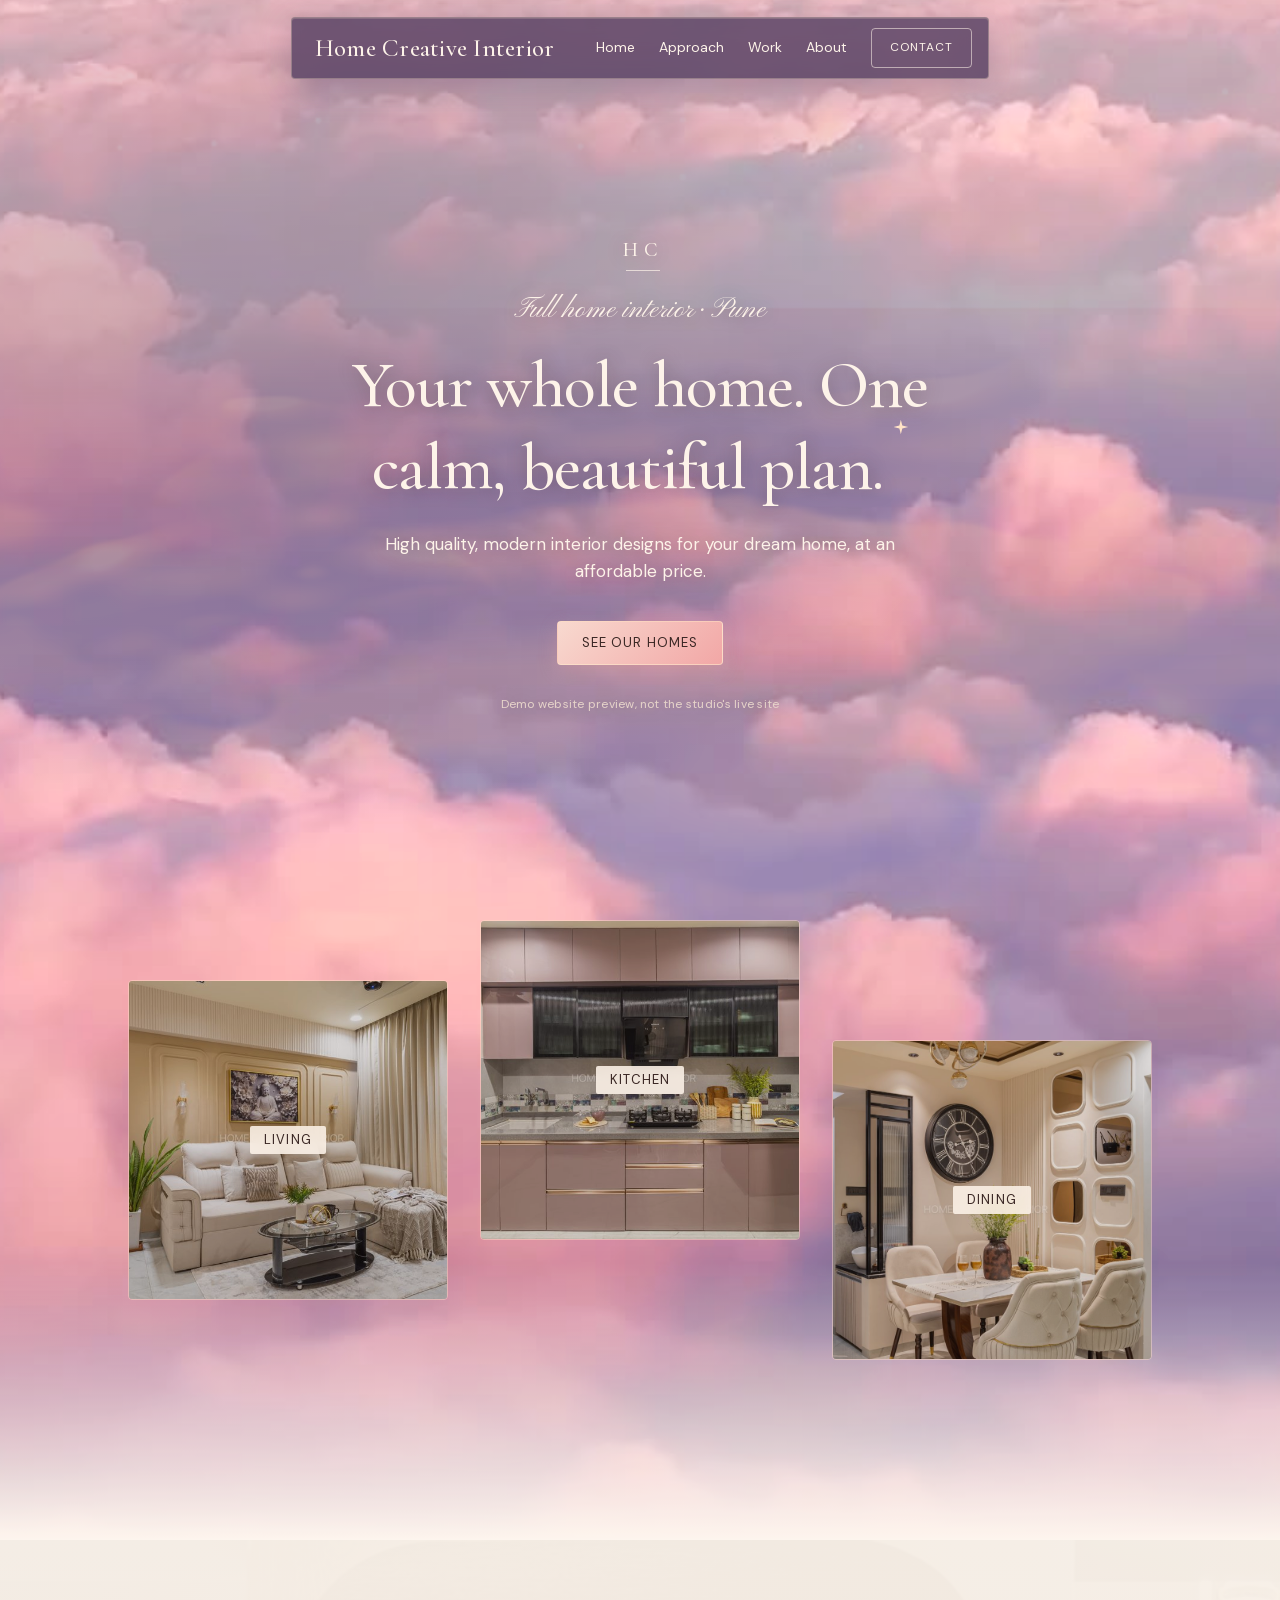
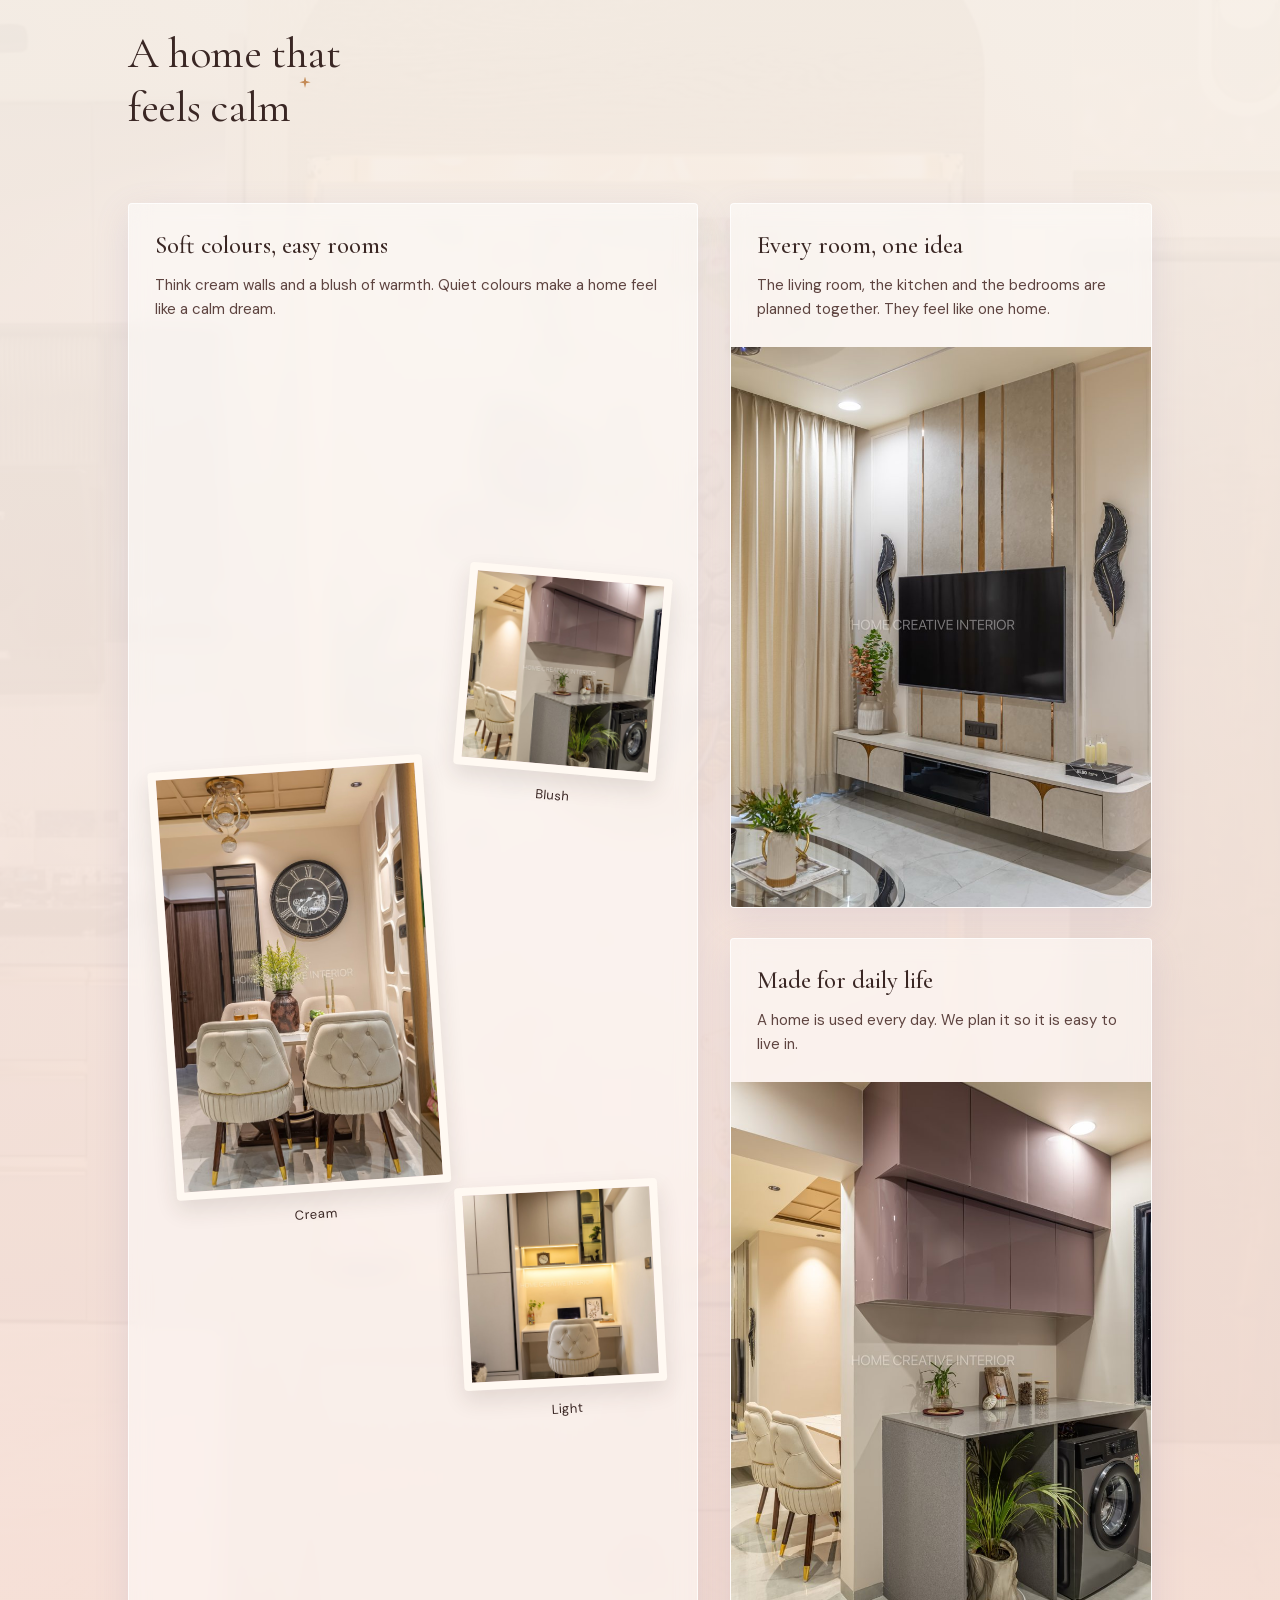
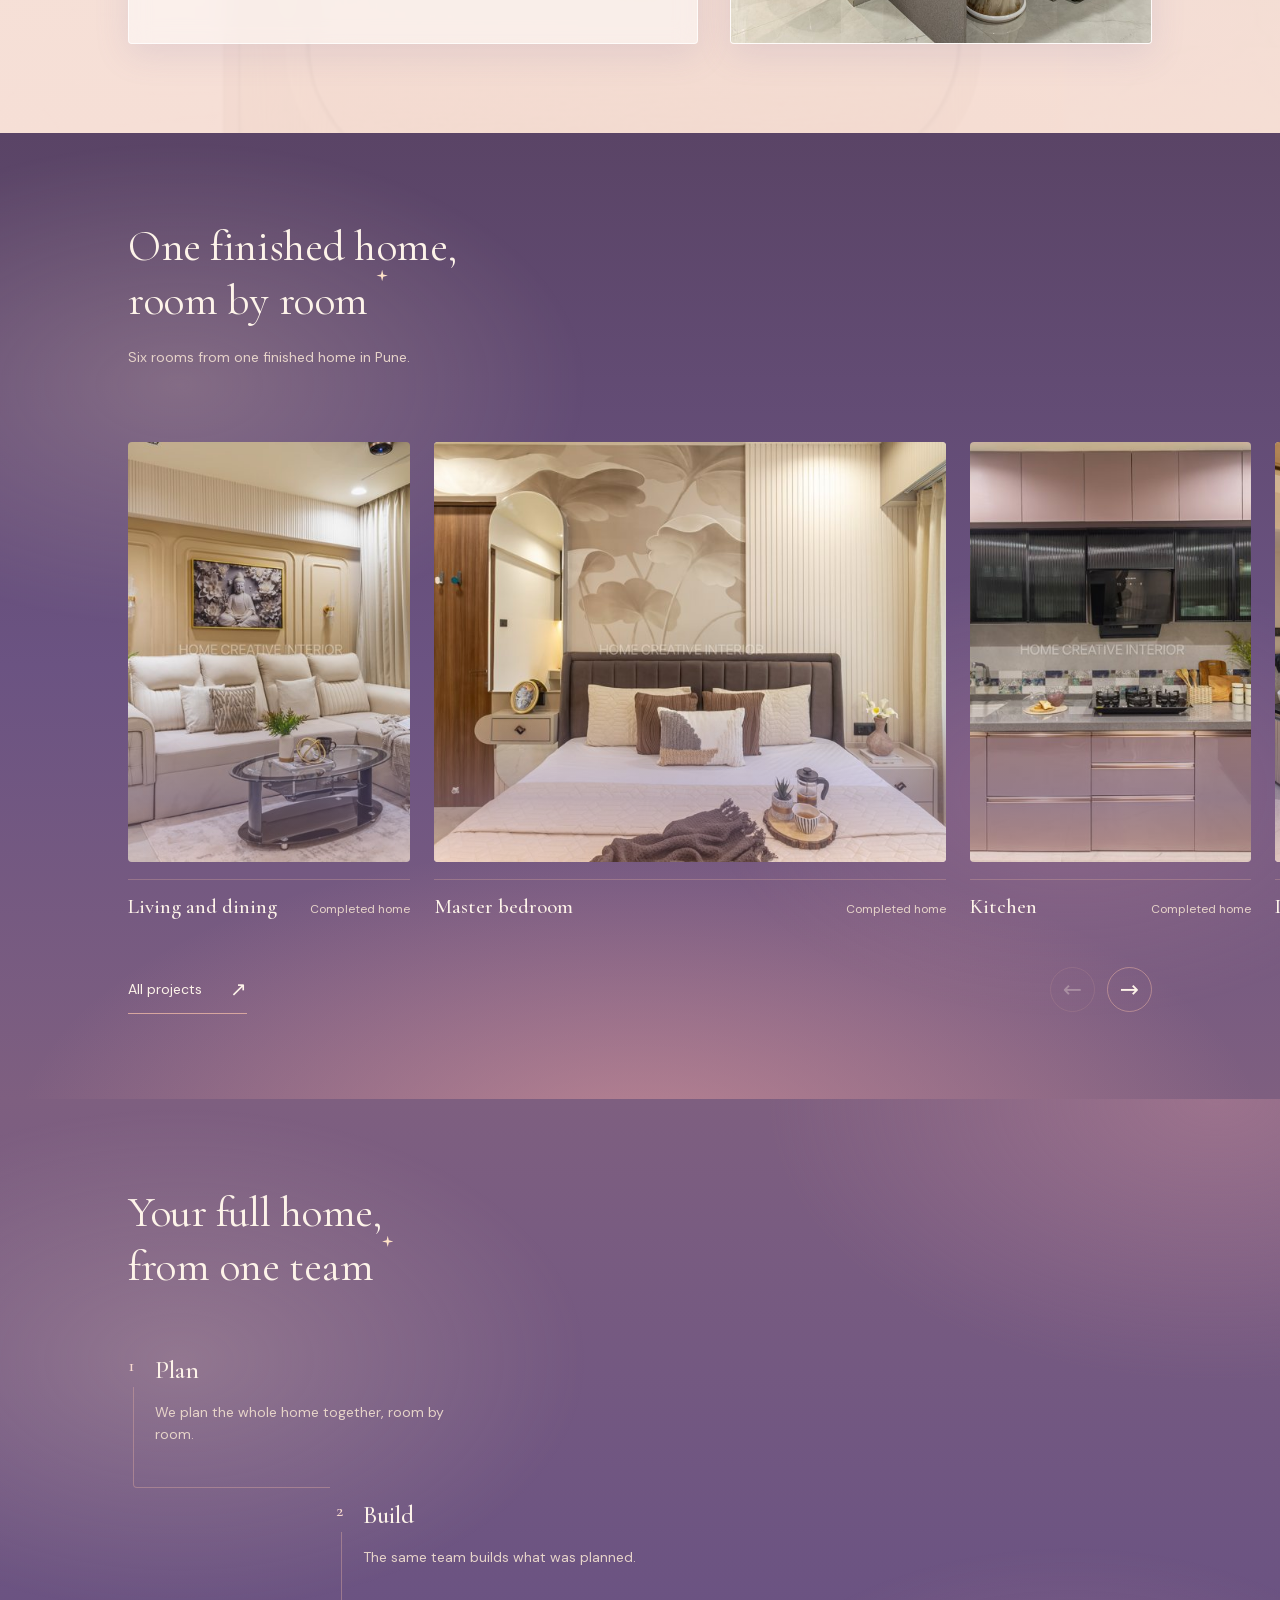
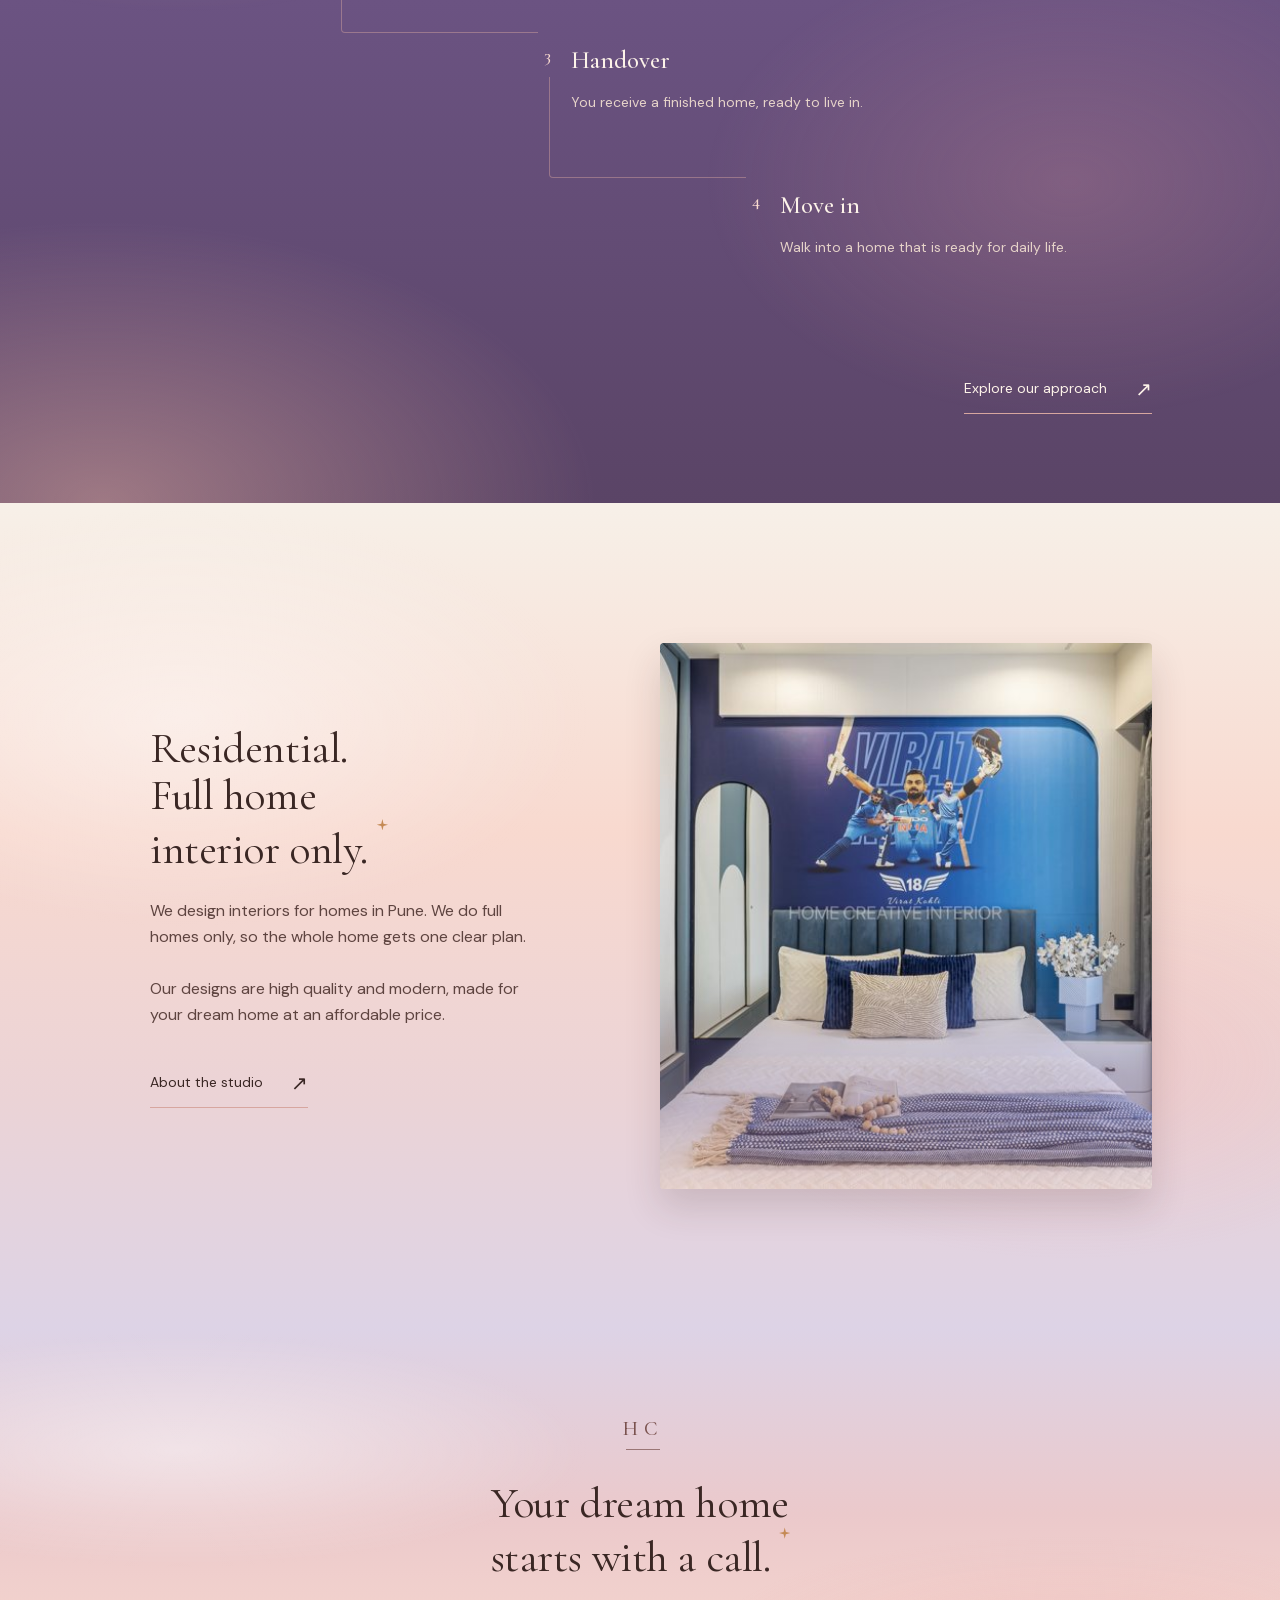
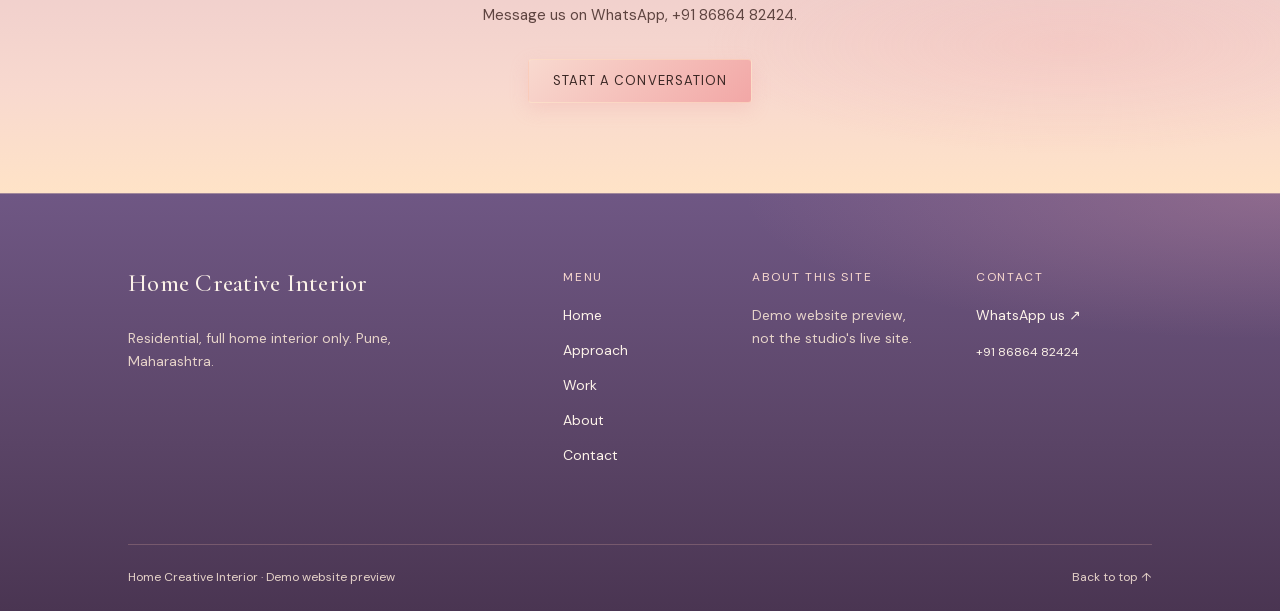
<file: index.html>
<!doctype html>
<html lang="en">
<head>
<meta charset="utf-8">
<meta name="viewport" content="width=device-width, initial-scale=1">
<meta name="description" content="Full home interiors in Pune. One team plans, builds and hands over your whole home. Demo website preview, not the studio&#x27;s live site.">
<meta name="theme-color" content="#F7F0E8">
<title>Full home interiors in Pune — Home Creative Interior</title>
<link rel="preload" as="image" href="assets/rooms/dining-800.jpg">
<link rel="preload" href="assets/fonts/cormorant.woff2" as="font" type="font/woff2" crossorigin>
<link rel="preload" href="assets/fonts/dmsans.woff2" as="font" type="font/woff2" crossorigin>
<link rel="stylesheet" href="styles.css?v=62159fa158">
<link rel="stylesheet" href="sky.css">
<script src="site.js?v=e32b87c4c3" defer></script>
<script src="sky.js" defer></script>
</head>
<body class="page-home">
<a class="skip-link" href="#main-content">Skip to content</a>
<header class="site-header">
  <div class="header-inner">
    <a class="wordmark" href="index.html" aria-label="Home Creative Interior home">Home Creative Interior</a>
    <nav class="desktop-nav" aria-label="Main navigation">
      <a href="index.html">Home</a><a href="process.html">Approach</a><a href="work.html">Work</a><a href="studio.html">About</a><a class="nav-contact" href="contact.html">Contact</a>
    </nav>
    <details class="mobile-menu">
      <summary aria-controls="mobile-navigation"><span class="menu-open-label">Menu</span><span class="menu-close-label">Close</span><span class="menu-lines" aria-hidden="true"></span></summary>
      <div class="menu-panel" id="mobile-navigation"><nav aria-label="Mobile navigation"><a href="index.html">Home</a><a href="process.html">Approach</a><a href="work.html">Work</a><a href="studio.html">About</a><a href="contact.html">Contact</a></nav><p class="menu-note">Demo website preview, not the studio&#x27;s live site.</p></div>
    </details>
  </div>
</header>

<main id="main-content"><section class="home-hero" aria-labelledby="hero-title">
  <canvas class="sky-canvas" data-sky aria-hidden="true"></canvas>
  <video class="sky-video" muted loop playsinline autoplay preload="metadata" poster="assets/hero/sky-phone-poster.jpg" aria-hidden="true" tabindex="-1"><source src="assets/hero/sky-phone.mp4" type="video/mp4"></video>
  <div class="hero-main container">
    <span class="studio-seal" aria-hidden="true">HC</span>
    <p class="hero-kicker">Full home interior · Pune</p>
    <h1 id="hero-title">Your whole home. One calm, beautiful plan.</h1>
    <p class="hero-description">High quality, modern interior designs for your dream home, at an affordable price.</p>
    <a class="button-link" href="work.html">See our homes</a>
    <p class="hero-sample">Demo website preview, not the studio&#x27;s live site</p>
  </div>
  <div class="hero-categories container">
    <a class="category-card" href="living-dining.html"><div class="category-photo"><img src="assets/rooms/living-dining.jpg" srcset="assets/rooms/living-dining-800.jpg 800w, assets/rooms/living-dining.jpg 2000w" sizes="(max-width: 767px) calc(100vw - 44px), 50vw" width="2000" height="1333" alt="Cream sofa with a glass coffee table in front of a beige wall with moulded panels, a framed Buddha artwork and tall cream curtains" loading="lazy" decoding="async" style="object-position:50% 50%"></div><span class="category-label">Living</span></a>
    <a class="category-card" href="kitchen.html"><div class="category-photo"><img src="assets/rooms/kitchen.jpg" srcset="assets/rooms/kitchen-800.jpg 800w, assets/rooms/kitchen.jpg 2000w" sizes="(max-width: 767px) calc(100vw - 44px), 50vw" width="2000" height="1333" alt="Straight kitchen with glossy pink-mauve cabinets, copper handle lines, ribbed black glass wall units, a grey worktop and a black fridge" loading="lazy" decoding="async" style="object-position:50% 50%"></div><span class="category-label">Kitchen</span></a>
    <a class="category-card" href="dining.html"><div class="category-photo"><img src="assets/rooms/dining.jpg" srcset="assets/rooms/dining-800.jpg 800w, assets/rooms/dining.jpg 2000w" sizes="(max-width: 767px) calc(100vw - 44px), 50vw" width="2000" height="2667" alt="Four-seat dining table with cream tufted chairs, a round wall clock, a gold ceiling light, a panelled ceiling and a wall of rounded mirror niches" loading="lazy" decoding="async" style="object-position:50% 40%"></div><span class="category-label">Dining</span></a>
  </div>
</section>

<section class="craft-section section surface-cream">
  <div class="craft-film" aria-hidden="true">
    <img src="assets/rooms/puja-entry-800.jpg" alt="" width="800" height="1067" loading="lazy" decoding="async">
  </div>
  <div class="container">
    <h2 class="heading craft-heading" data-reveal="text">A home that feels calm</h2>
    <div class="craft-grid">
      <article class="craft-panel material-study"><div class="panel-copy"><h3>Soft colours, easy rooms</h3><p>Think cream walls and a blush of warmth. Quiet colours make a home feel like a calm dream.</p></div><div class="material-board"><figure class="material-sample sample-timber"><div class="media-frame"><img src="assets/rooms/dining-detail.jpg" srcset="assets/rooms/dining-detail-800.jpg 800w, assets/rooms/dining-detail.jpg 1600w" sizes="(max-width: 767px) calc(100vw - 44px), 50vw" width="1600" height="2133" alt="The tufted chairs, with gold-tipped legs, seen from behind." loading="lazy" decoding="async" style="object-position:50% 50%"></div><figcaption>Cream</figcaption></figure><figure class="material-sample sample-weave"><div class="media-frame"><img src="assets/rooms/kitchen-detail.jpg" srcset="assets/rooms/kitchen-detail-800.jpg 800w, assets/rooms/kitchen-detail.jpg 1600w" sizes="(max-width: 767px) calc(100vw - 44px), 50vw" width="1600" height="2133" alt="Mauve kitchen cabinets above a washing nook" loading="lazy" decoding="async" style="object-position:50% 50%"></div><figcaption>Blush</figcaption></figure><figure class="material-sample sample-light"><div class="media-frame"><img src="assets/rooms/master-bedroom-detail.jpg" srcset="assets/rooms/master-bedroom-detail-800.jpg 800w, assets/rooms/master-bedroom-detail.jpg 1600w" sizes="(max-width: 767px) calc(100vw - 44px), 50vw" width="1600" height="2133" alt="A built-in study corner with warm under-shelf lighting." loading="lazy" decoding="async" style="object-position:50% 50%"></div><figcaption>Light</figcaption></figure></div></article>
      <div class="craft-pair"><article class="craft-panel"><div class="panel-copy"><h3>Every room, one idea</h3><p>The living room, the kitchen and the bedrooms are planned together. They feel like one home.</p></div><div class="craft-photo" data-reveal="image"><img src="assets/rooms/living-dining-detail.jpg" srcset="assets/rooms/living-dining-detail-800.jpg 800w, assets/rooms/living-dining-detail.jpg 1600w" sizes="(max-width: 767px) calc(100vw - 44px), 50vw" width="1600" height="2133" alt="The television wall, with soft panels and slim gold lines." loading="lazy" decoding="async" style="object-position:50% 50%"></div></article><article class="craft-panel"><div class="panel-copy"><h3>Made for daily life</h3><p>A home is used every day. We plan it so it is easy to live in.</p></div><div class="craft-photo" data-reveal="image"><img src="assets/rooms/kitchen-detail.jpg" srcset="assets/rooms/kitchen-detail-800.jpg 800w, assets/rooms/kitchen-detail.jpg 1600w" sizes="(max-width: 767px) calc(100vw - 44px), 50vw" width="1600" height="2133" alt="Wall cabinets and a utility counter beside the dining area." loading="lazy" decoding="async" style="object-position:50% 50%"></div></article></div>
    </div>
  </div>
</section>

<section class="showcase-section section surface-dark" aria-labelledby="showcase-title">
  <div class="container showcase-heading"><h2 id="showcase-title" class="heading" data-reveal="text">One finished home, room by room</h2><p>Six rooms from one finished home in Pune.</p></div>
  <div class="showcase" data-showcase><div class="showcase-track" data-showcase-track tabindex="0" aria-label="Project photographs"><a class="showcase-card" href="living-dining.html" data-showcase-card><div class="media-frame"><img src="assets/rooms/living-dining.jpg" srcset="assets/rooms/living-dining-800.jpg 800w, assets/rooms/living-dining.jpg 2000w" sizes="(max-width: 767px) calc(100vw - 44px), 50vw" width="2000" height="1333" alt="Cream sofa with a glass coffee table in front of a beige wall with moulded panels, a framed Buddha artwork and tall cream curtains" loading="lazy" decoding="async" style="object-position:50% 50%"></div><div class="showcase-caption"><h3>Living and dining</h3><span>Completed home</span></div></a>
<a class="showcase-card" href="master-bedroom.html" data-showcase-card><div class="media-frame"><img src="assets/rooms/master-bedroom.jpg" srcset="assets/rooms/master-bedroom-800.jpg 800w, assets/rooms/master-bedroom.jpg 2000w" sizes="(max-width: 767px) calc(100vw - 44px), 50vw" width="2000" height="1333" alt="Bedroom with an upholstered mauve headboard, cream bedding, a large leaf mural, fluted panelling, an arched mirror and a wooden door" loading="lazy" decoding="async" style="object-position:50% 45%"></div><div class="showcase-caption"><h3>Master bedroom</h3><span>Completed home</span></div></a>
<a class="showcase-card" href="kitchen.html" data-showcase-card><div class="media-frame"><img src="assets/rooms/kitchen.jpg" srcset="assets/rooms/kitchen-800.jpg 800w, assets/rooms/kitchen.jpg 2000w" sizes="(max-width: 767px) calc(100vw - 44px), 50vw" width="2000" height="1333" alt="Straight kitchen with glossy pink-mauve cabinets, copper handle lines, ribbed black glass wall units, a grey worktop and a black fridge" loading="lazy" decoding="async" style="object-position:50% 50%"></div><div class="showcase-caption"><h3>Kitchen</h3><span>Completed home</span></div></a>
<a class="showcase-card" href="dining.html" data-showcase-card><div class="media-frame"><img src="assets/rooms/dining.jpg" srcset="assets/rooms/dining-800.jpg 800w, assets/rooms/dining.jpg 2000w" sizes="(max-width: 767px) calc(100vw - 44px), 50vw" width="2000" height="2667" alt="Four-seat dining table with cream tufted chairs, a round wall clock, a gold ceiling light, a panelled ceiling and a wall of rounded mirror niches" loading="lazy" decoding="async" style="object-position:50% 40%"></div><div class="showcase-caption"><h3>Dining</h3><span>Completed home</span></div></a>
<a class="showcase-card" href="kids-room.html" data-showcase-card><div class="media-frame"><img src="assets/rooms/kids-room.jpg" srcset="assets/rooms/kids-room-800.jpg 800w, assets/rooms/kids-room.jpg 2000w" sizes="(max-width: 767px) calc(100vw - 44px), 50vw" width="2000" height="1333" alt="Bedroom with a deep blue wall and a printed cricket artwork, a blue upholstered headboard, navy cushions, an arched mirror and sheer curtains" loading="lazy" decoding="async" style="object-position:50% 40%"></div><div class="showcase-caption"><h3>Kids&#x27; room</h3><span>Completed home</span></div></a>
<a class="showcase-card" href="puja-entry.html" data-showcase-card><div class="media-frame"><img src="assets/rooms/puja-entry.jpg" srcset="assets/rooms/puja-entry-800.jpg 800w, assets/rooms/puja-entry.jpg 2000w" sizes="(max-width: 767px) calc(100vw - 44px), 50vw" width="2000" height="2667" alt="Wood-toned pooja unit with an arched top, a printed shrine panel with cows and lotus flowers, and three drawers below, beside the kitchen" loading="lazy" decoding="async" style="object-position:50% 35%"></div><div class="showcase-caption"><h3>Pooja and entry</h3><span>Completed home</span></div></a></div><div class="showcase-controls container"><a class="text-link" href="work.html">All projects <span aria-hidden="true">↗</span></a><div><button type="button" data-showcase-prev aria-label="Previous project">←</button><button type="button" data-showcase-next aria-label="Next project">→</button></div></div></div>
</section>

<section class="home-services section surface-dark" aria-labelledby="services-title"><div class="container"><h2 id="services-title" class="heading" data-reveal="text">Your full home, from one team</h2><ol class="service-staircase"><li data-reveal="text"><span aria-hidden="true">1</span><div><h3>Plan</h3><p>We plan the whole home together, room by room.</p></div></li><li data-reveal="text"><span aria-hidden="true">2</span><div><h3>Build</h3><p>The same team builds what was planned.</p></div></li><li data-reveal="text"><span aria-hidden="true">3</span><div><h3>Handover</h3><p>You receive a finished home, ready to live in.</p></div></li><li data-reveal="text"><span aria-hidden="true">4</span><div><h3>Move in</h3><p>Walk into a home that is ready for daily life.</p></div></li></ol><a class="text-link" href="process.html">Explore our approach <span aria-hidden="true">↗</span></a></div></section>

<section class="home-origin section"><div class="container origin-layout"><div class="origin-copy"><h2 class="heading" data-reveal="text">Residential. Full home interior only.</h2><p>We design interiors for homes in Pune. We do full homes only, so the whole home gets one clear plan.</p><p>Our designs are high quality and modern, made for your dream home at an affordable price.</p><a class="text-link" href="studio.html">About the studio <span aria-hidden="true">↗</span></a></div><div class="media-frame origin-photo" data-reveal="image"><img src="assets/rooms/kids-room.jpg" srcset="assets/rooms/kids-room-800.jpg 800w, assets/rooms/kids-room.jpg 2000w" sizes="(max-width: 767px) calc(100vw - 44px), 50vw" width="2000" height="1333" alt="Bedroom with a deep blue wall and a printed cricket artwork, a blue upholstered headboard, navy cushions, an arched mirror and sheer curtains" loading="lazy" decoding="async" style="object-position:50% 40%"></div></div></section>
</main>
<section class="closing-cta surface-cream"><div class="container"><span class="studio-seal" aria-hidden="true">HC</span><h2 class="heading" data-reveal="text">Your dream home starts with a call.</h2><p>Message us on WhatsApp, +91 86864 82424.</p><a class="button-link button-dark" href="contact.html">Start a conversation</a></div></section>
<footer class="site-footer surface-dark"><div class="container"><div class="footer-grid"><div class="footer-brand"><a class="wordmark" href="index.html">Home Creative Interior</a><p>Residential, full home interior only. Pune, Maharashtra.</p></div><nav aria-label="Footer navigation"><h2>Menu</h2><a href="index.html">Home</a><a href="process.html">Approach</a><a href="work.html">Work</a><a href="studio.html">About</a><a href="contact.html">Contact</a></nav><div><h2>About this site</h2><p>Demo website preview, not the studio&#x27;s live site.</p></div><div><h2>Contact</h2><a href="https://wa.me/918686482424?text=Hi%2C%20I%20found%20your%20website%20and%20I%20would%20like%20to%20talk%20about%20a%20full%20home%20interior.">WhatsApp us <span aria-hidden="true">↗</span></a><a class="footer-phone" href="https://wa.me/918686482424?text=Hi%2C%20I%20found%20your%20website%20and%20I%20would%20like%20to%20talk%20about%20a%20full%20home%20interior.">+91 86864 82424</a></div></div><div class="footer-bottom"><p>Home Creative Interior · Demo website preview</p><a href="#main-content">Back to top ↑</a></div></div></footer>

</body>
</html>
</file>
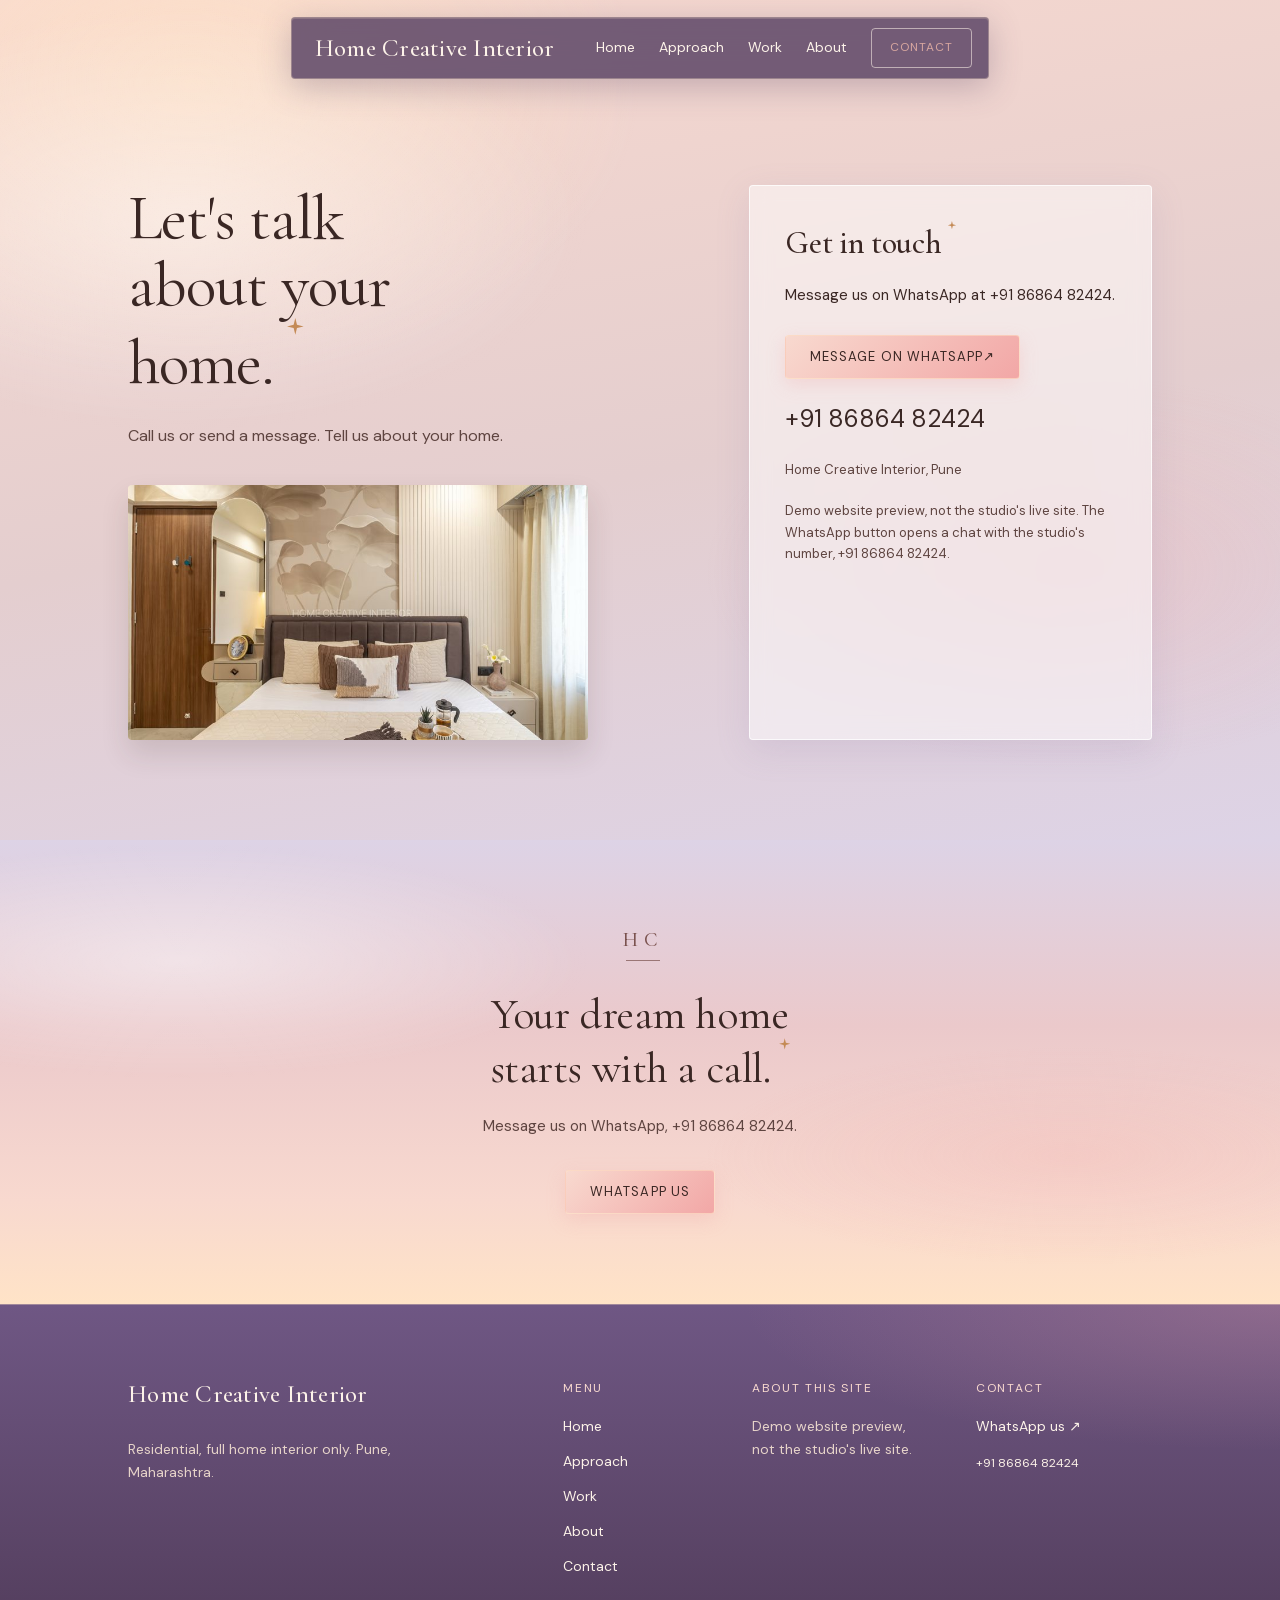
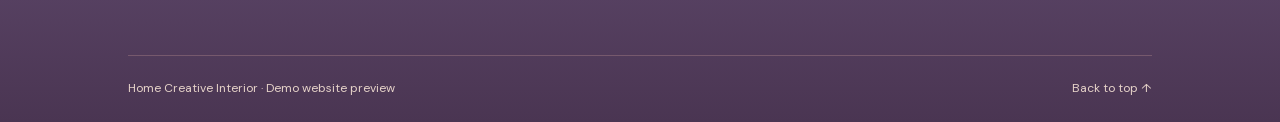
<file: contact.html>
<!doctype html>
<html lang="en">
<head>
<meta charset="utf-8">
<meta name="viewport" content="width=device-width, initial-scale=1">
<meta name="description" content="Full home interiors in Pune. One team plans, builds and hands over your whole home. Demo website preview, not the studio&#x27;s live site.">
<meta name="theme-color" content="#F7F0E8">
<title>Contact — Home Creative Interior</title>

<link rel="preload" href="assets/fonts/cormorant.woff2" as="font" type="font/woff2" crossorigin>
<link rel="preload" href="assets/fonts/dmsans.woff2" as="font" type="font/woff2" crossorigin>
<link rel="stylesheet" href="styles.css?v=62159fa158">
<link rel="stylesheet" href="sky.css">
<script src="site.js?v=e32b87c4c3" defer></script>
<script src="sky.js" defer></script>
</head>
<body class="page-interior page-contact">
<a class="skip-link" href="#main-content">Skip to content</a>
<header class="site-header">
  <div class="header-inner">
    <a class="wordmark" href="index.html" aria-label="Home Creative Interior home">Home Creative Interior</a>
    <nav class="desktop-nav" aria-label="Main navigation">
      <a href="index.html">Home</a><a href="process.html">Approach</a><a href="work.html">Work</a><a href="studio.html">About</a><a class="nav-contact" href="contact.html" aria-current="page">Contact</a>
    </nav>
    <details class="mobile-menu">
      <summary aria-controls="mobile-navigation"><span class="menu-open-label">Menu</span><span class="menu-close-label">Close</span><span class="menu-lines" aria-hidden="true"></span></summary>
      <div class="menu-panel" id="mobile-navigation"><nav aria-label="Mobile navigation"><a href="index.html">Home</a><a href="process.html">Approach</a><a href="work.html">Work</a><a href="studio.html">About</a><a href="contact.html" aria-current="page">Contact</a></nav><p class="menu-note">Demo website preview, not the studio&#x27;s live site.</p></div>
    </details>
  </div>
</header>

<main id="main-content"><section class="fl-contact surface-forest" aria-labelledby="contact-title">
  <div class="container fl-contact-layout">
    <div class="fl-contact-copy">
      <h1 id="contact-title" class="display" data-reveal="text">Let&#x27;s talk about your home.</h1>
      <p class="page-lead">Call us or send a message. Tell us about your home.</p>
    </div>
    <div class="fl-contact-panel">
      <h2 class="heading">Get in touch</h2>
      <p>Message us on WhatsApp at +91 86864 82424.</p>
      <a class="button-link" href="https://wa.me/918686482424?text=Hi%2C%20I%20found%20your%20website%20and%20I%20would%20like%20to%20talk%20about%20a%20full%20home%20interior." aria-describedby="contact-disclosure">Message on WhatsApp <span aria-hidden="true">↗</span></a>
      <p class="fl-contact-phone">+91 86864 82424</p>
      <p class="fl-contact-name">Home Creative Interior, Pune</p>
      <p id="contact-disclosure" class="fl-contact-note">Demo website preview, not the studio&#x27;s live site. The WhatsApp button opens a chat with the studio&#x27;s number, +91 86864 82424.</p>
    </div>
    <div class="fl-contact-photo media-frame media-wide" data-reveal="image"><img src="assets/rooms/master-bedroom.jpg" srcset="assets/rooms/master-bedroom-800.jpg 800w, assets/rooms/master-bedroom.jpg 2000w" sizes="(max-width: 767px) calc(100vw - 44px), 50vw" width="2000" height="1333" alt="Bedroom with an upholstered mauve headboard, cream bedding, a large leaf mural, fluted panelling, an arched mirror and a wooden door" loading="lazy" decoding="async" style="object-position:50% 45%"></div>
  </div>
</section>
</main>
<section class="closing-cta surface-cream"><div class="container"><span class="studio-seal" aria-hidden="true">HC</span><h2 class="heading" data-reveal="text">Your dream home starts with a call.</h2><p>Message us on WhatsApp, +91 86864 82424.</p><a class="button-link button-dark" href="https://wa.me/918686482424?text=Hi%2C%20I%20found%20your%20website%20and%20I%20would%20like%20to%20talk%20about%20a%20full%20home%20interior.">WhatsApp us</a></div></section>
<footer class="site-footer surface-dark"><div class="container"><div class="footer-grid"><div class="footer-brand"><a class="wordmark" href="index.html">Home Creative Interior</a><p>Residential, full home interior only. Pune, Maharashtra.</p></div><nav aria-label="Footer navigation"><h2>Menu</h2><a href="index.html">Home</a><a href="process.html">Approach</a><a href="work.html">Work</a><a href="studio.html">About</a><a href="contact.html">Contact</a></nav><div><h2>About this site</h2><p>Demo website preview, not the studio&#x27;s live site.</p></div><div><h2>Contact</h2><a href="https://wa.me/918686482424?text=Hi%2C%20I%20found%20your%20website%20and%20I%20would%20like%20to%20talk%20about%20a%20full%20home%20interior.">WhatsApp us <span aria-hidden="true">↗</span></a><a class="footer-phone" href="https://wa.me/918686482424?text=Hi%2C%20I%20found%20your%20website%20and%20I%20would%20like%20to%20talk%20about%20a%20full%20home%20interior.">+91 86864 82424</a></div></div><div class="footer-bottom"><p>Home Creative Interior · Demo website preview</p><a href="#main-content">Back to top ↑</a></div></div></footer>

</body>
</html>
</file>
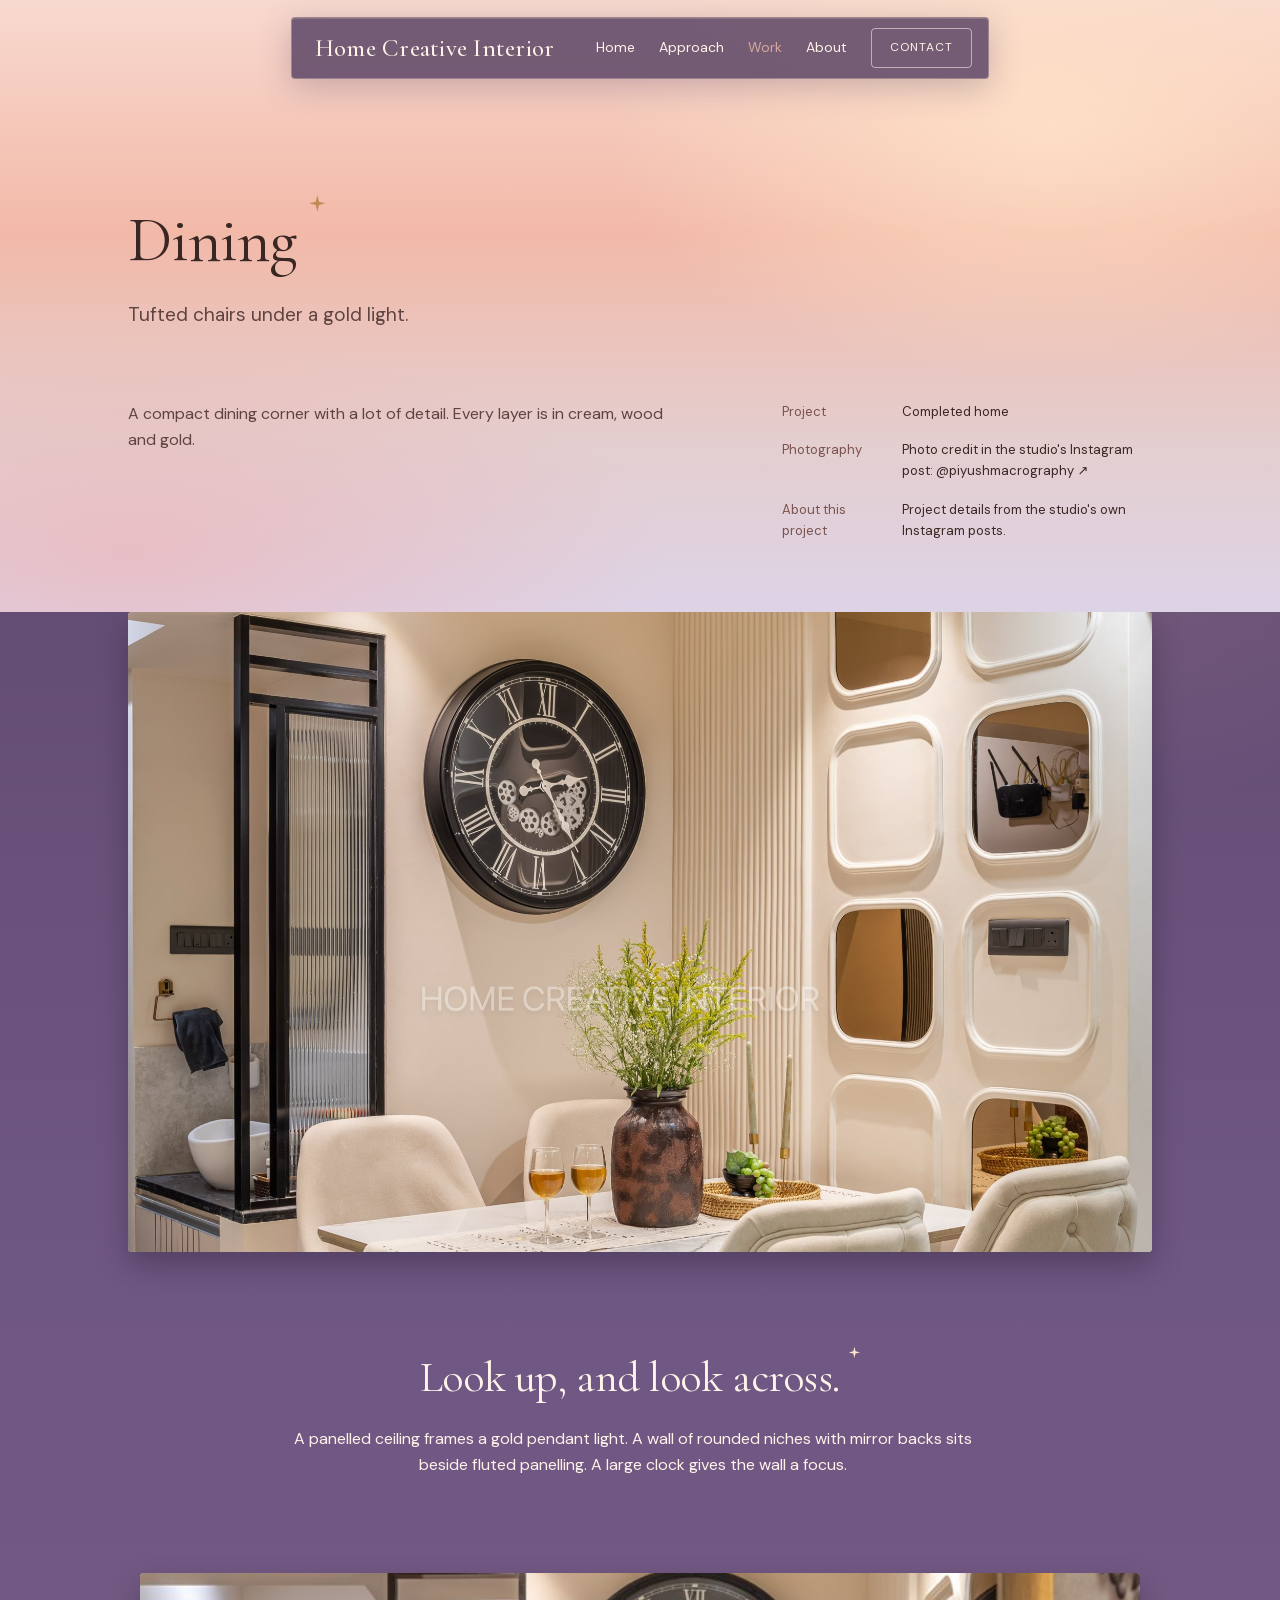
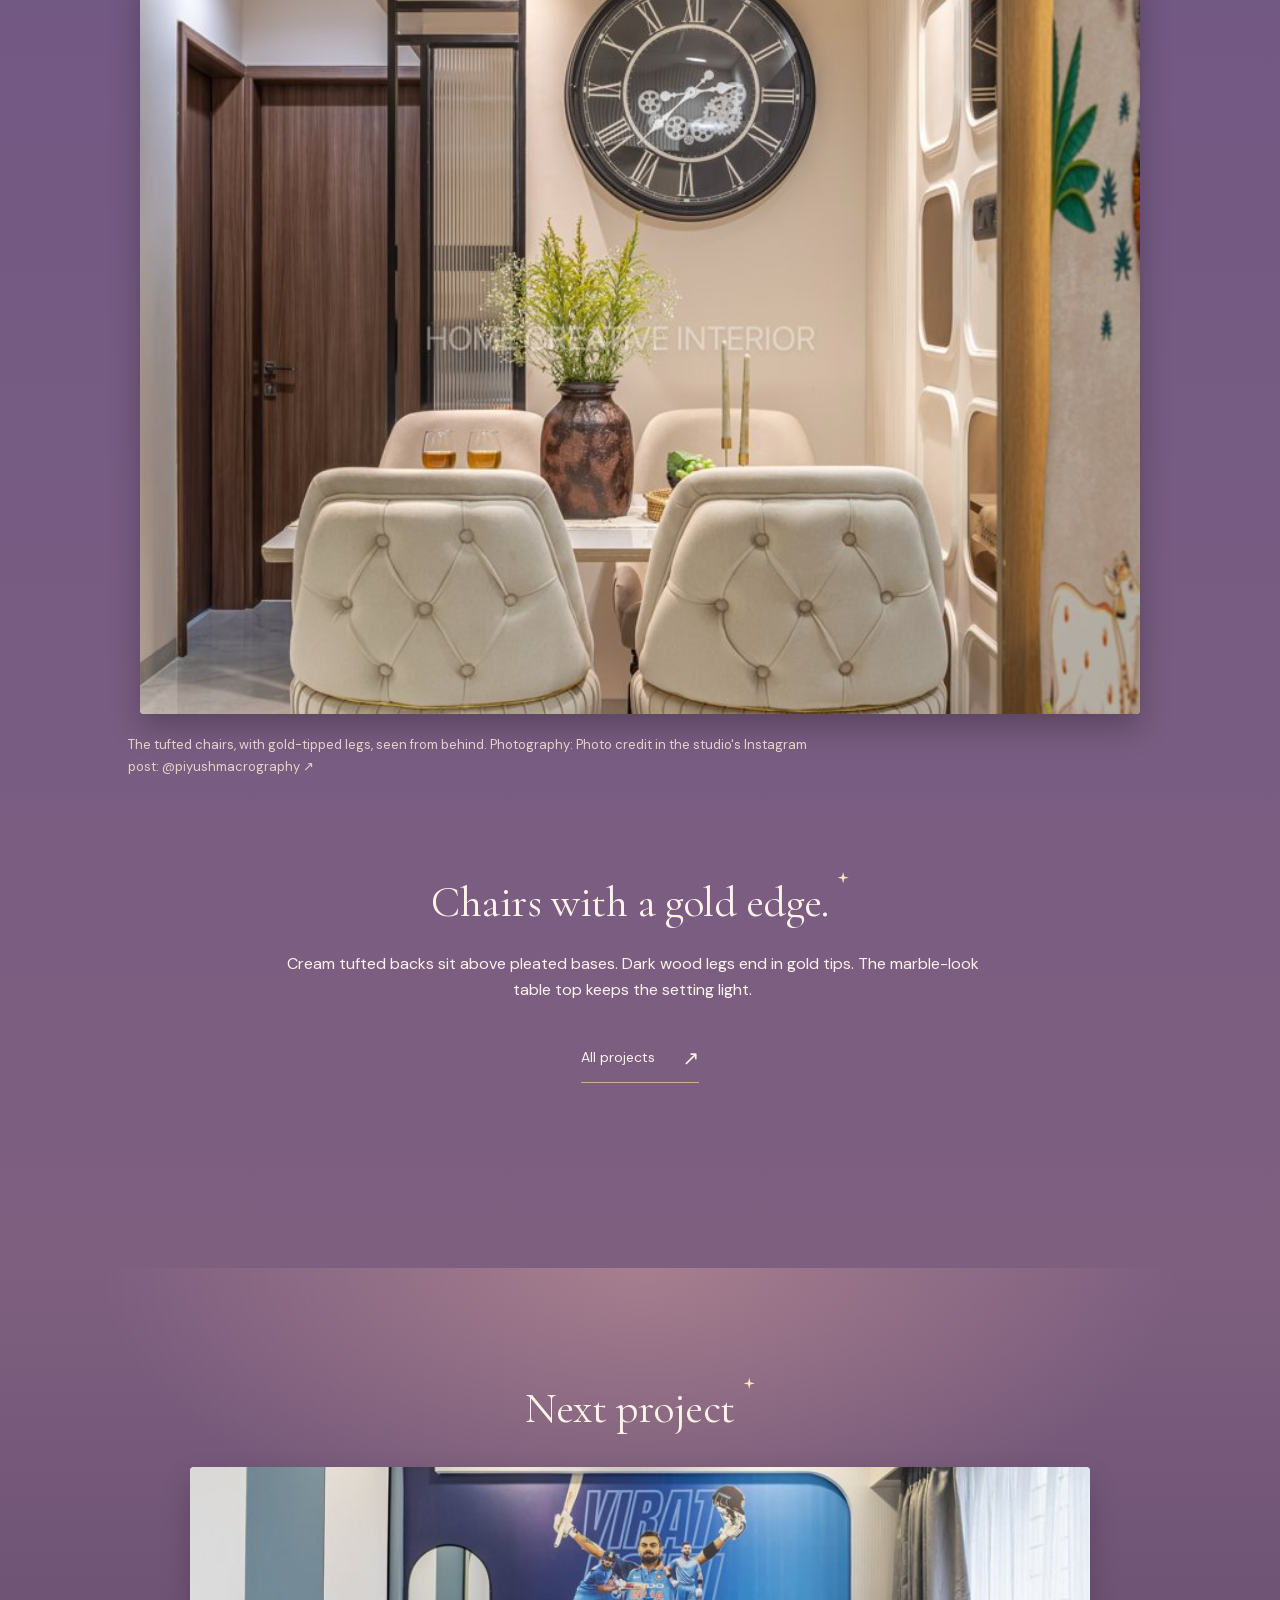
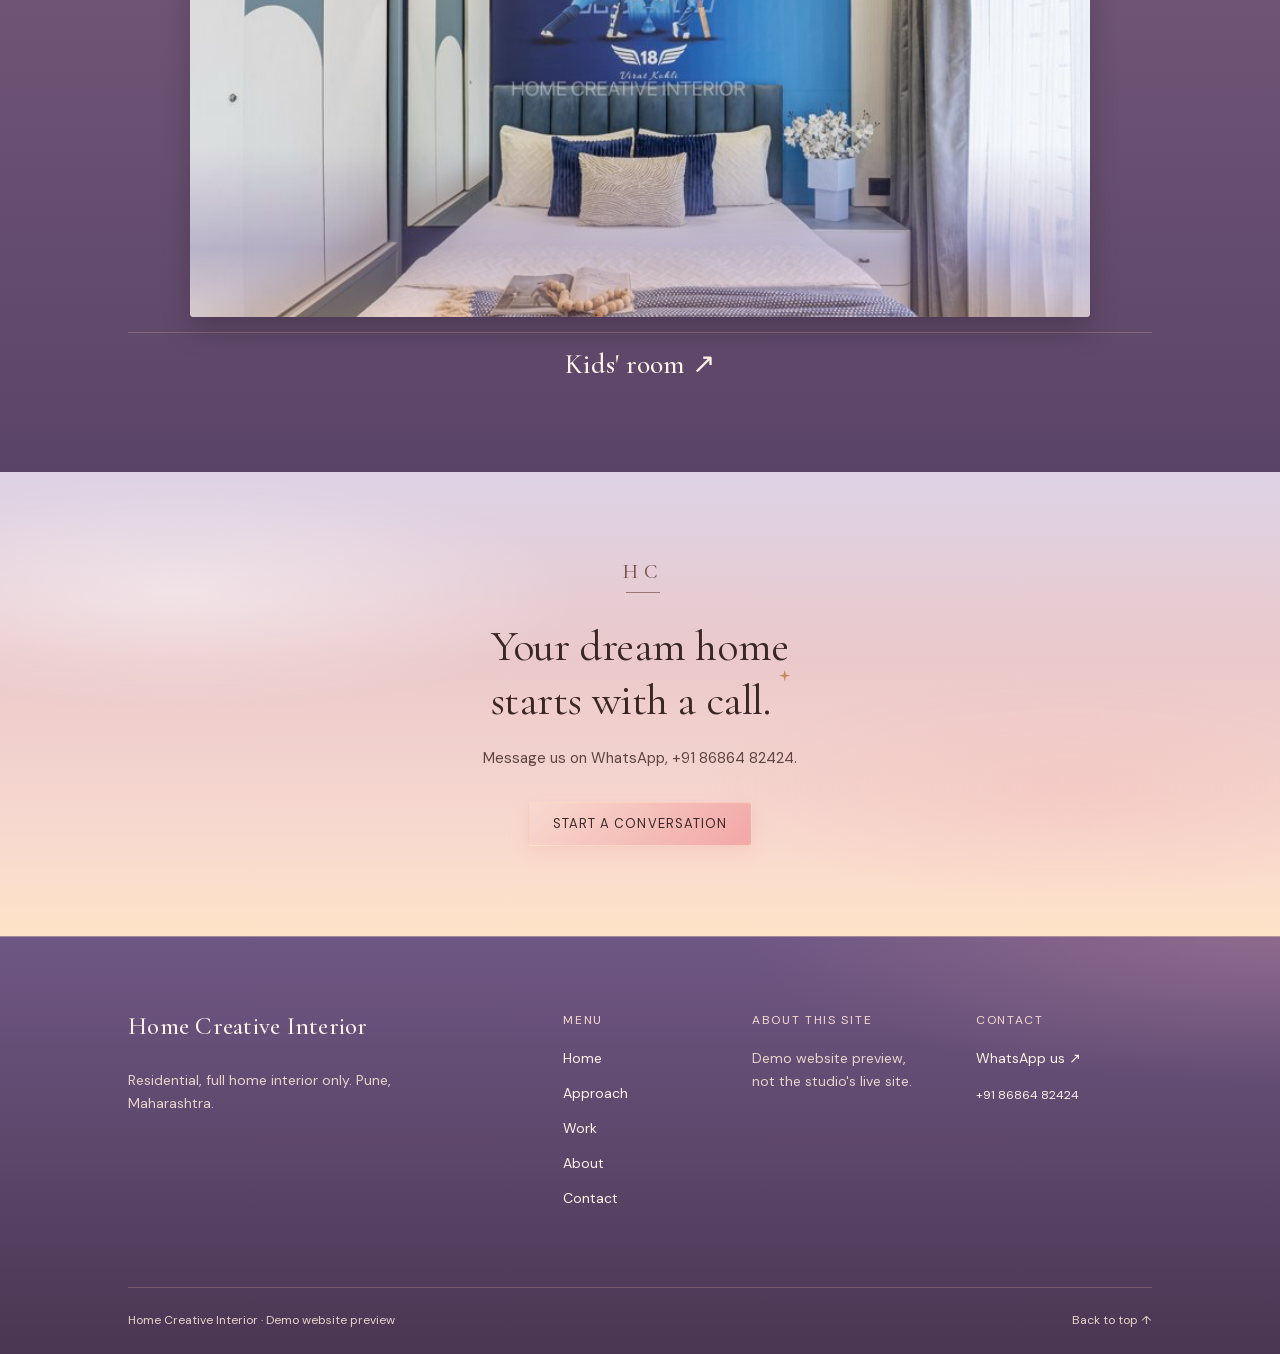
<file: dining.html>
<!doctype html>
<html lang="en">
<head>
<meta charset="utf-8">
<meta name="viewport" content="width=device-width, initial-scale=1">
<meta name="description" content="A compact dining corner with a lot of detail. Every layer is in cream, wood and gold.">
<meta name="theme-color" content="#F7F0E8">
<title>Dining — Home Creative Interior</title>

<link rel="preload" href="assets/fonts/cormorant.woff2" as="font" type="font/woff2" crossorigin>
<link rel="preload" href="assets/fonts/dmsans.woff2" as="font" type="font/woff2" crossorigin>
<link rel="stylesheet" href="styles.css?v=62159fa158">
<link rel="stylesheet" href="sky.css">
<script src="site.js?v=e32b87c4c3" defer></script>
<script src="sky.js" defer></script>
</head>
<body class="page-interior page-project">
<a class="skip-link" href="#main-content">Skip to content</a>
<header class="site-header">
  <div class="header-inner">
    <a class="wordmark" href="index.html" aria-label="Home Creative Interior home">Home Creative Interior</a>
    <nav class="desktop-nav" aria-label="Main navigation">
      <a href="index.html">Home</a><a href="process.html">Approach</a><a href="work.html" aria-current="page">Work</a><a href="studio.html">About</a><a class="nav-contact" href="contact.html">Contact</a>
    </nav>
    <details class="mobile-menu">
      <summary aria-controls="mobile-navigation"><span class="menu-open-label">Menu</span><span class="menu-close-label">Close</span><span class="menu-lines" aria-hidden="true"></span></summary>
      <div class="menu-panel" id="mobile-navigation"><nav aria-label="Mobile navigation"><a href="index.html">Home</a><a href="process.html">Approach</a><a href="work.html" aria-current="page">Work</a><a href="studio.html">About</a><a href="contact.html">Contact</a></nav><p class="menu-note">Demo website preview, not the studio&#x27;s live site.</p></div>
    </details>
  </div>
</header>

<main id="main-content"><article class="surface-dark">
  <header class="fl-project-intro">
    <div class="fl-project-backdrop" aria-hidden="true"><img src="assets/rooms/dining.jpg" srcset="assets/rooms/dining-800.jpg 800w, assets/rooms/dining.jpg 2000w" sizes="100vw" width="2000" height="2667" alt="Four-seat dining table with cream tufted chairs, a round wall clock, a gold ceiling light, a panelled ceiling and a wall of rounded mirror niches" loading="eager" decoding="async" fetchpriority="high" style="object-position:50% 40%"></div>
    <div class="container">
      <div class="fl-project-heading">
        <h1 class="display" data-reveal="text">Dining</h1>
        <p class="body-large">Tufted chairs under a gold light.</p>
      </div>
      <div class="fl-project-summary">
        <p>A compact dining corner with a lot of detail. Every layer is in cream, wood and gold.</p>
        <dl>
          <div><dt>Project</dt><dd>Completed home</dd></div>
          <div><dt>Photography</dt><dd><a href="https://www.instagram.com/home_creative_interior/">Photo credit in the studio&#x27;s Instagram post: @piyushmacrography <span aria-hidden="true">↗</span></a></dd></div>
          <div><dt>About this project</dt><dd>Project details from the studio's own Instagram posts.</dd></div>
        </dl>
      </div>
    </div>
  </header>
  <div class="container fl-project-gallery">
    <figure class="media-frame media-wide" data-reveal="image"><img src="assets/rooms/dining.jpg" srcset="assets/rooms/dining-800.jpg 800w, assets/rooms/dining.jpg 2000w" sizes="100vw" width="2000" height="2667" alt="Four-seat dining table with cream tufted chairs, a round wall clock, a gold ceiling light, a panelled ceiling and a wall of rounded mirror niches" loading="eager" decoding="async" fetchpriority="high" style="object-position:50% 40%"></figure>
    <section class="fl-project-story" aria-labelledby="story-title">
      <h2 id="story-title" class="heading" data-reveal="text">Look up, and look across.</h2>
      <p>A panelled ceiling frames a gold pendant light. A wall of rounded niches with mirror backs sits beside fluted panelling. A large clock gives the wall a focus.</p>
    </section>
    <figure>
      <div class="media-frame media-wide" data-reveal="image"><img src="assets/rooms/dining-detail.jpg" srcset="assets/rooms/dining-detail-800.jpg 800w, assets/rooms/dining-detail.jpg 1600w" sizes="(max-width: 767px) calc(100vw - 44px), 50vw" width="1600" height="2133" alt="The tufted chairs, with gold-tipped legs, seen from behind." loading="lazy" decoding="async" style="object-position:50% 50%"></div>
      <figcaption>The tufted chairs, with gold-tipped legs, seen from behind. <a href="https://www.instagram.com/home_creative_interior/">Photography: Photo credit in the studio&#x27;s Instagram post: @piyushmacrography <span aria-hidden="true">↗</span></a></figcaption>
    </figure>
    <section class="fl-project-story" aria-labelledby="detail-title">
      <h2 id="detail-title" class="heading" data-reveal="text">Chairs with a gold edge.</h2>
      <p>Cream tufted backs sit above pleated bases. Dark wood legs end in gold tips. The marble-look table top keeps the setting light.</p>
      <a class="text-link" href="work.html">All projects <span aria-hidden="true">↗</span></a>
    </section>
  </div>
</article>
<section class="section surface-dark fl-next-project" aria-labelledby="next-title">
  <div class="container">
    <h2 id="next-title" class="heading">Next project</h2>
    <a class="project-card" href="kids-room.html">
      <div class="media-frame media-wide" data-reveal="image"><img src="assets/rooms/kids-room.jpg" srcset="assets/rooms/kids-room-800.jpg 800w, assets/rooms/kids-room.jpg 2000w" sizes="(max-width: 767px) calc(100vw - 44px), 50vw" width="2000" height="1333" alt="Bedroom with a deep blue wall and a printed cricket artwork, a blue upholstered headboard, navy cushions, an arched mirror and sheer curtains" loading="lazy" decoding="async" style="object-position:50% 50%"></div>
      <div class="project-card__caption"><h3>Kids&#x27; room <span aria-hidden="true">↗</span></h3></div>
    </a>
  </div>
</section>
</main>
<section class="closing-cta surface-cream"><div class="container"><span class="studio-seal" aria-hidden="true">HC</span><h2 class="heading" data-reveal="text">Your dream home starts with a call.</h2><p>Message us on WhatsApp, +91 86864 82424.</p><a class="button-link button-dark" href="contact.html">Start a conversation</a></div></section>
<footer class="site-footer surface-dark"><div class="container"><div class="footer-grid"><div class="footer-brand"><a class="wordmark" href="index.html">Home Creative Interior</a><p>Residential, full home interior only. Pune, Maharashtra.</p></div><nav aria-label="Footer navigation"><h2>Menu</h2><a href="index.html">Home</a><a href="process.html">Approach</a><a href="work.html">Work</a><a href="studio.html">About</a><a href="contact.html">Contact</a></nav><div><h2>About this site</h2><p>Demo website preview, not the studio&#x27;s live site.</p></div><div><h2>Contact</h2><a href="https://wa.me/918686482424?text=Hi%2C%20I%20found%20your%20website%20and%20I%20would%20like%20to%20talk%20about%20a%20full%20home%20interior.">WhatsApp us <span aria-hidden="true">↗</span></a><a class="footer-phone" href="https://wa.me/918686482424?text=Hi%2C%20I%20found%20your%20website%20and%20I%20would%20like%20to%20talk%20about%20a%20full%20home%20interior.">+91 86864 82424</a></div></div><div class="footer-bottom"><p>Home Creative Interior · Demo website preview</p><a href="#main-content">Back to top ↑</a></div></div></footer>

</body>
</html>
</file>
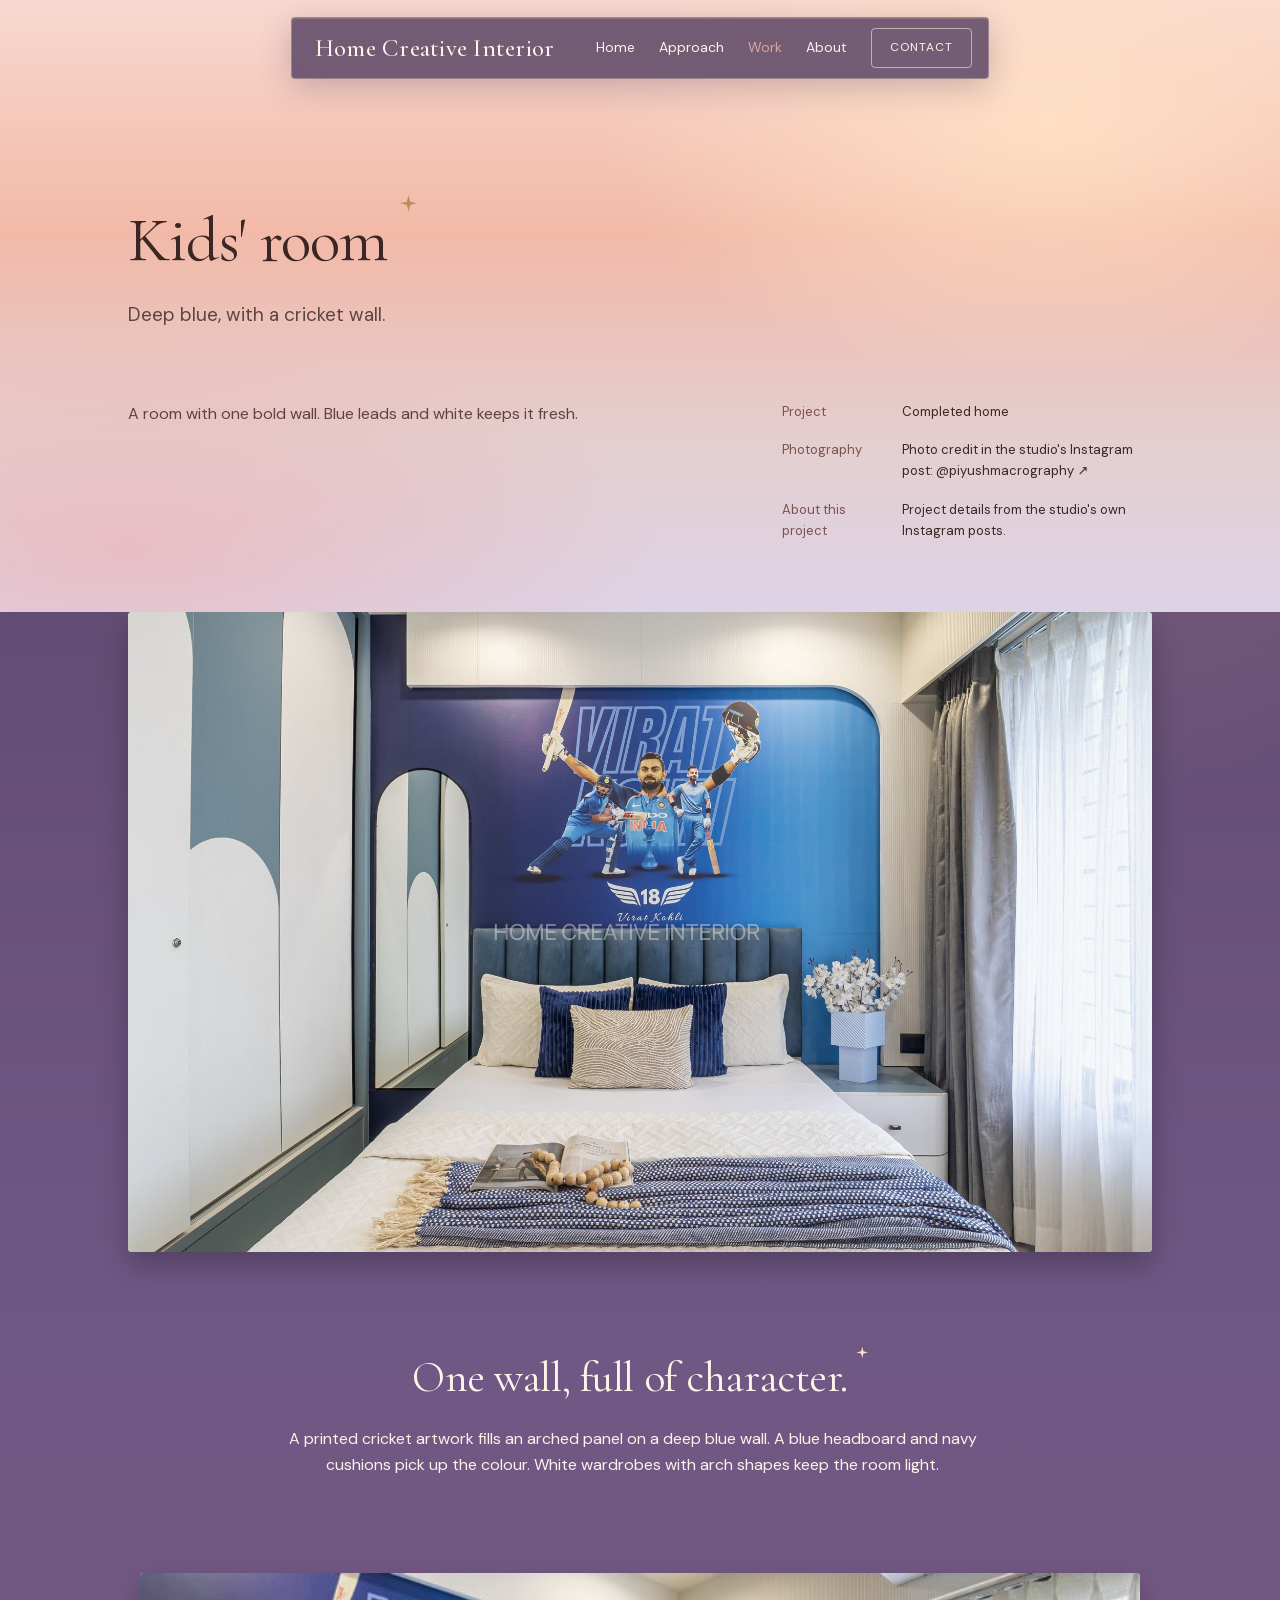
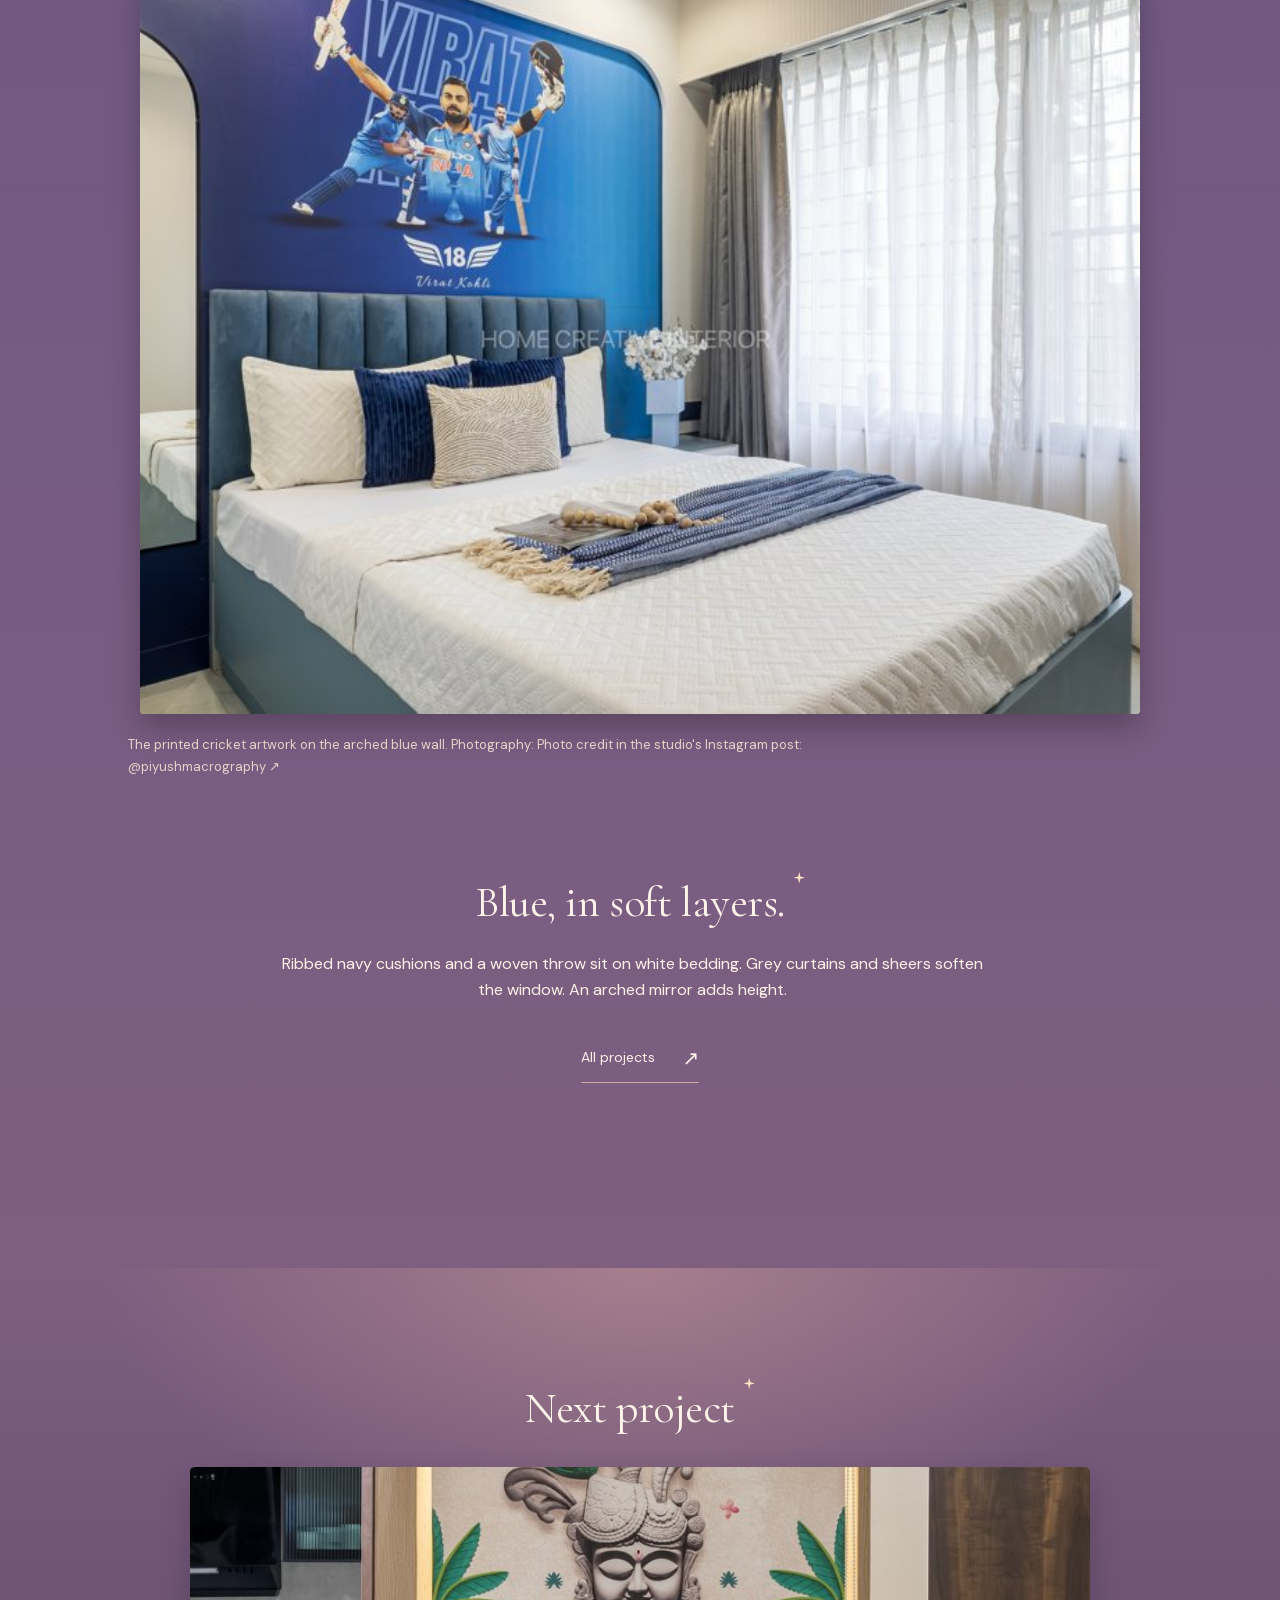
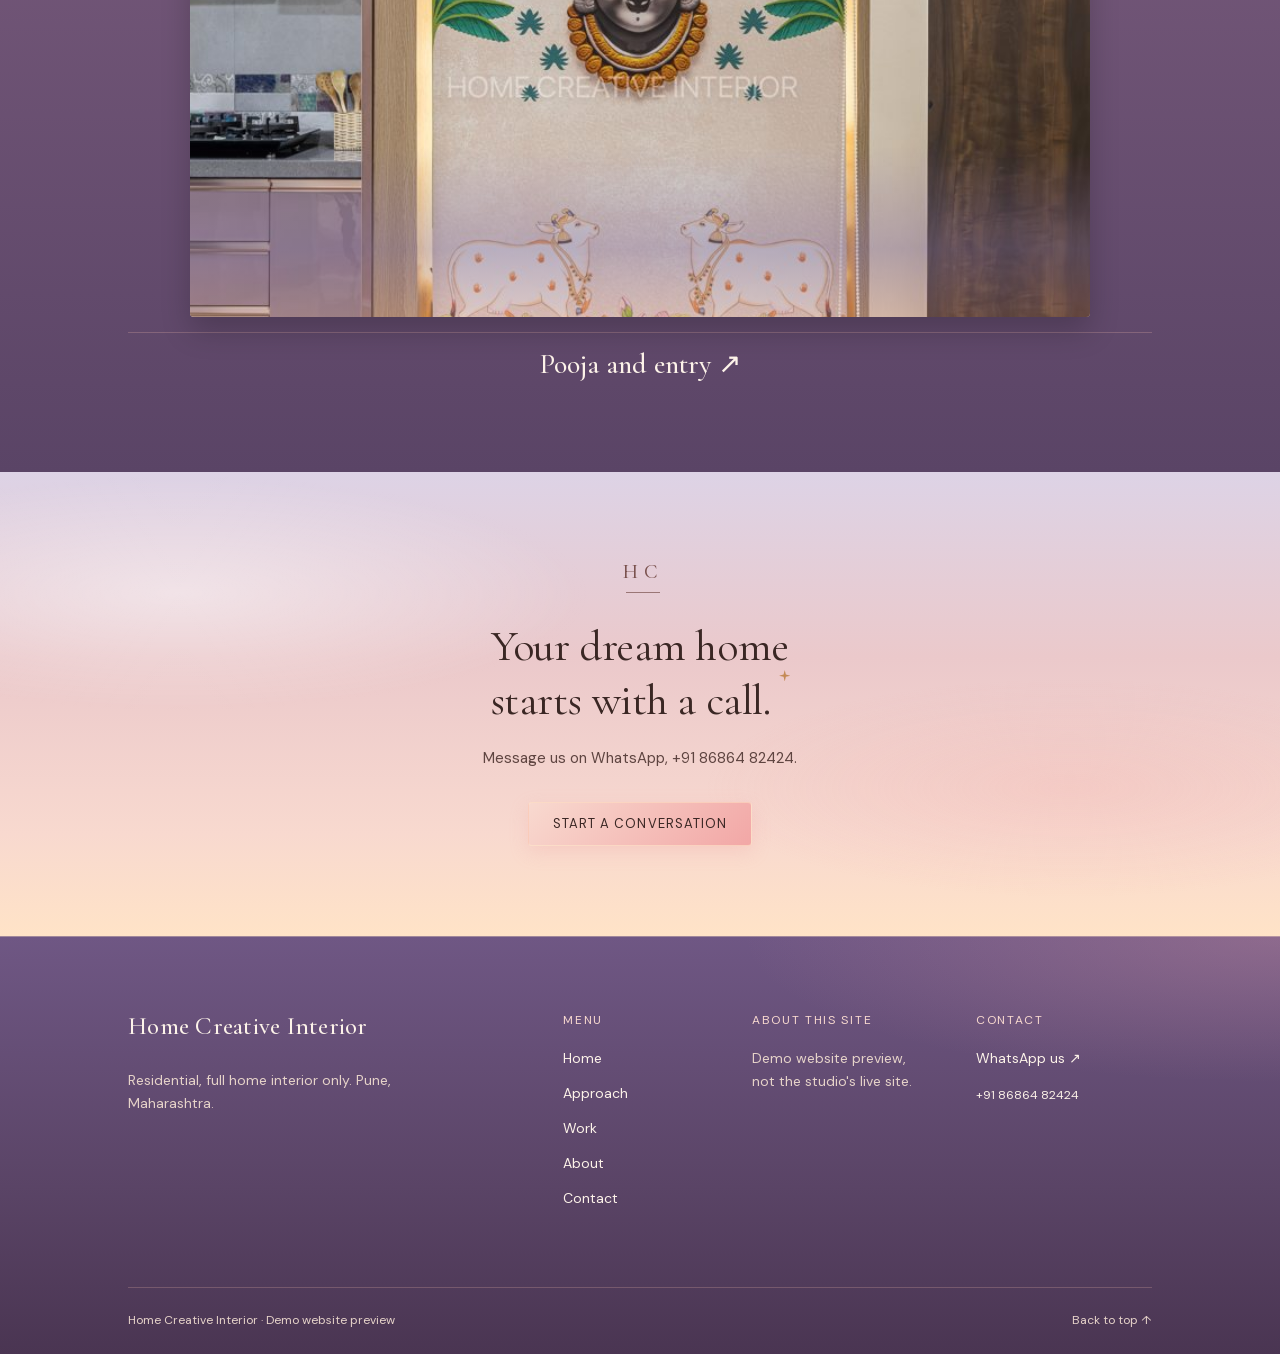
<file: kids-room.html>
<!doctype html>
<html lang="en">
<head>
<meta charset="utf-8">
<meta name="viewport" content="width=device-width, initial-scale=1">
<meta name="description" content="A room with one bold wall. Blue leads and white keeps it fresh.">
<meta name="theme-color" content="#F7F0E8">
<title>Kids&#x27; room — Home Creative Interior</title>

<link rel="preload" href="assets/fonts/cormorant.woff2" as="font" type="font/woff2" crossorigin>
<link rel="preload" href="assets/fonts/dmsans.woff2" as="font" type="font/woff2" crossorigin>
<link rel="stylesheet" href="styles.css?v=62159fa158">
<link rel="stylesheet" href="sky.css">
<script src="site.js?v=e32b87c4c3" defer></script>
<script src="sky.js" defer></script>
</head>
<body class="page-interior page-project">
<a class="skip-link" href="#main-content">Skip to content</a>
<header class="site-header">
  <div class="header-inner">
    <a class="wordmark" href="index.html" aria-label="Home Creative Interior home">Home Creative Interior</a>
    <nav class="desktop-nav" aria-label="Main navigation">
      <a href="index.html">Home</a><a href="process.html">Approach</a><a href="work.html" aria-current="page">Work</a><a href="studio.html">About</a><a class="nav-contact" href="contact.html">Contact</a>
    </nav>
    <details class="mobile-menu">
      <summary aria-controls="mobile-navigation"><span class="menu-open-label">Menu</span><span class="menu-close-label">Close</span><span class="menu-lines" aria-hidden="true"></span></summary>
      <div class="menu-panel" id="mobile-navigation"><nav aria-label="Mobile navigation"><a href="index.html">Home</a><a href="process.html">Approach</a><a href="work.html" aria-current="page">Work</a><a href="studio.html">About</a><a href="contact.html">Contact</a></nav><p class="menu-note">Demo website preview, not the studio&#x27;s live site.</p></div>
    </details>
  </div>
</header>

<main id="main-content"><article class="surface-dark">
  <header class="fl-project-intro">
    <div class="fl-project-backdrop" aria-hidden="true"><img src="assets/rooms/kids-room.jpg" srcset="assets/rooms/kids-room-800.jpg 800w, assets/rooms/kids-room.jpg 2000w" sizes="100vw" width="2000" height="1333" alt="Bedroom with a deep blue wall and a printed cricket artwork, a blue upholstered headboard, navy cushions, an arched mirror and sheer curtains" loading="eager" decoding="async" fetchpriority="high" style="object-position:50% 40%"></div>
    <div class="container">
      <div class="fl-project-heading">
        <h1 class="display" data-reveal="text">Kids&#x27; room</h1>
        <p class="body-large">Deep blue, with a cricket wall.</p>
      </div>
      <div class="fl-project-summary">
        <p>A room with one bold wall. Blue leads and white keeps it fresh.</p>
        <dl>
          <div><dt>Project</dt><dd>Completed home</dd></div>
          <div><dt>Photography</dt><dd><a href="https://www.instagram.com/home_creative_interior/">Photo credit in the studio&#x27;s Instagram post: @piyushmacrography <span aria-hidden="true">↗</span></a></dd></div>
          <div><dt>About this project</dt><dd>Project details from the studio's own Instagram posts.</dd></div>
        </dl>
      </div>
    </div>
  </header>
  <div class="container fl-project-gallery">
    <figure class="media-frame media-wide" data-reveal="image"><img src="assets/rooms/kids-room.jpg" srcset="assets/rooms/kids-room-800.jpg 800w, assets/rooms/kids-room.jpg 2000w" sizes="100vw" width="2000" height="1333" alt="Bedroom with a deep blue wall and a printed cricket artwork, a blue upholstered headboard, navy cushions, an arched mirror and sheer curtains" loading="eager" decoding="async" fetchpriority="high" style="object-position:50% 40%"></figure>
    <section class="fl-project-story" aria-labelledby="story-title">
      <h2 id="story-title" class="heading" data-reveal="text">One wall, full of character.</h2>
      <p>A printed cricket artwork fills an arched panel on a deep blue wall. A blue headboard and navy cushions pick up the colour. White wardrobes with arch shapes keep the room light.</p>
    </section>
    <figure>
      <div class="media-frame media-wide" data-reveal="image"><img src="assets/rooms/kids-room-detail.jpg" srcset="assets/rooms/kids-room-detail-800.jpg 800w, assets/rooms/kids-room-detail.jpg 1600w" sizes="(max-width: 767px) calc(100vw - 44px), 50vw" width="1600" height="1067" alt="The printed cricket artwork on the arched blue wall." loading="lazy" decoding="async" style="object-position:50% 50%"></div>
      <figcaption>The printed cricket artwork on the arched blue wall. <a href="https://www.instagram.com/home_creative_interior/">Photography: Photo credit in the studio&#x27;s Instagram post: @piyushmacrography <span aria-hidden="true">↗</span></a></figcaption>
    </figure>
    <section class="fl-project-story" aria-labelledby="detail-title">
      <h2 id="detail-title" class="heading" data-reveal="text">Blue, in soft layers.</h2>
      <p>Ribbed navy cushions and a woven throw sit on white bedding. Grey curtains and sheers soften the window. An arched mirror adds height.</p>
      <a class="text-link" href="work.html">All projects <span aria-hidden="true">↗</span></a>
    </section>
  </div>
</article>
<section class="section surface-dark fl-next-project" aria-labelledby="next-title">
  <div class="container">
    <h2 id="next-title" class="heading">Next project</h2>
    <a class="project-card" href="puja-entry.html">
      <div class="media-frame media-wide" data-reveal="image"><img src="assets/rooms/puja-entry.jpg" srcset="assets/rooms/puja-entry-800.jpg 800w, assets/rooms/puja-entry.jpg 2000w" sizes="(max-width: 767px) calc(100vw - 44px), 50vw" width="2000" height="2667" alt="Wood-toned pooja unit with an arched top, a printed shrine panel with cows and lotus flowers, and three drawers below, beside the kitchen" loading="lazy" decoding="async" style="object-position:50% 50%"></div>
      <div class="project-card__caption"><h3>Pooja and entry <span aria-hidden="true">↗</span></h3></div>
    </a>
  </div>
</section>
</main>
<section class="closing-cta surface-cream"><div class="container"><span class="studio-seal" aria-hidden="true">HC</span><h2 class="heading" data-reveal="text">Your dream home starts with a call.</h2><p>Message us on WhatsApp, +91 86864 82424.</p><a class="button-link button-dark" href="contact.html">Start a conversation</a></div></section>
<footer class="site-footer surface-dark"><div class="container"><div class="footer-grid"><div class="footer-brand"><a class="wordmark" href="index.html">Home Creative Interior</a><p>Residential, full home interior only. Pune, Maharashtra.</p></div><nav aria-label="Footer navigation"><h2>Menu</h2><a href="index.html">Home</a><a href="process.html">Approach</a><a href="work.html">Work</a><a href="studio.html">About</a><a href="contact.html">Contact</a></nav><div><h2>About this site</h2><p>Demo website preview, not the studio&#x27;s live site.</p></div><div><h2>Contact</h2><a href="https://wa.me/918686482424?text=Hi%2C%20I%20found%20your%20website%20and%20I%20would%20like%20to%20talk%20about%20a%20full%20home%20interior.">WhatsApp us <span aria-hidden="true">↗</span></a><a class="footer-phone" href="https://wa.me/918686482424?text=Hi%2C%20I%20found%20your%20website%20and%20I%20would%20like%20to%20talk%20about%20a%20full%20home%20interior.">+91 86864 82424</a></div></div><div class="footer-bottom"><p>Home Creative Interior · Demo website preview</p><a href="#main-content">Back to top ↑</a></div></div></footer>

</body>
</html>
</file>
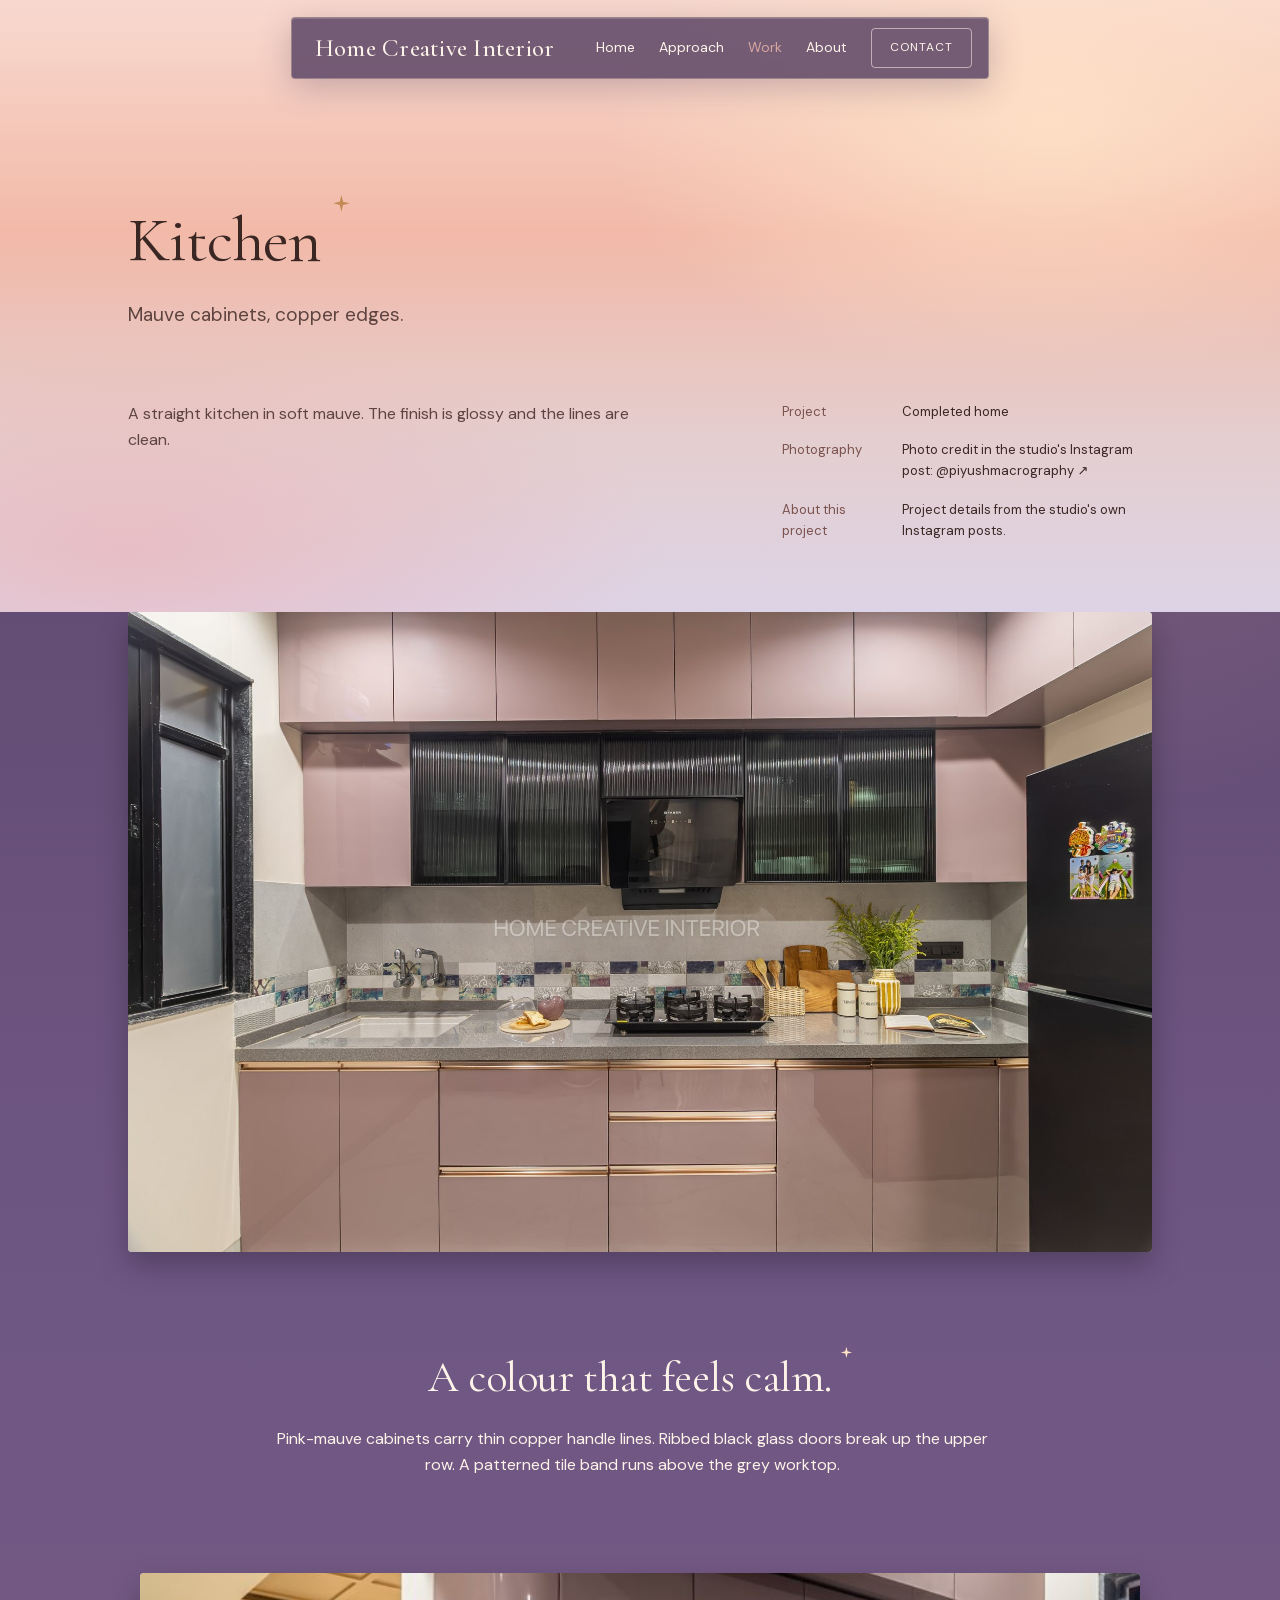
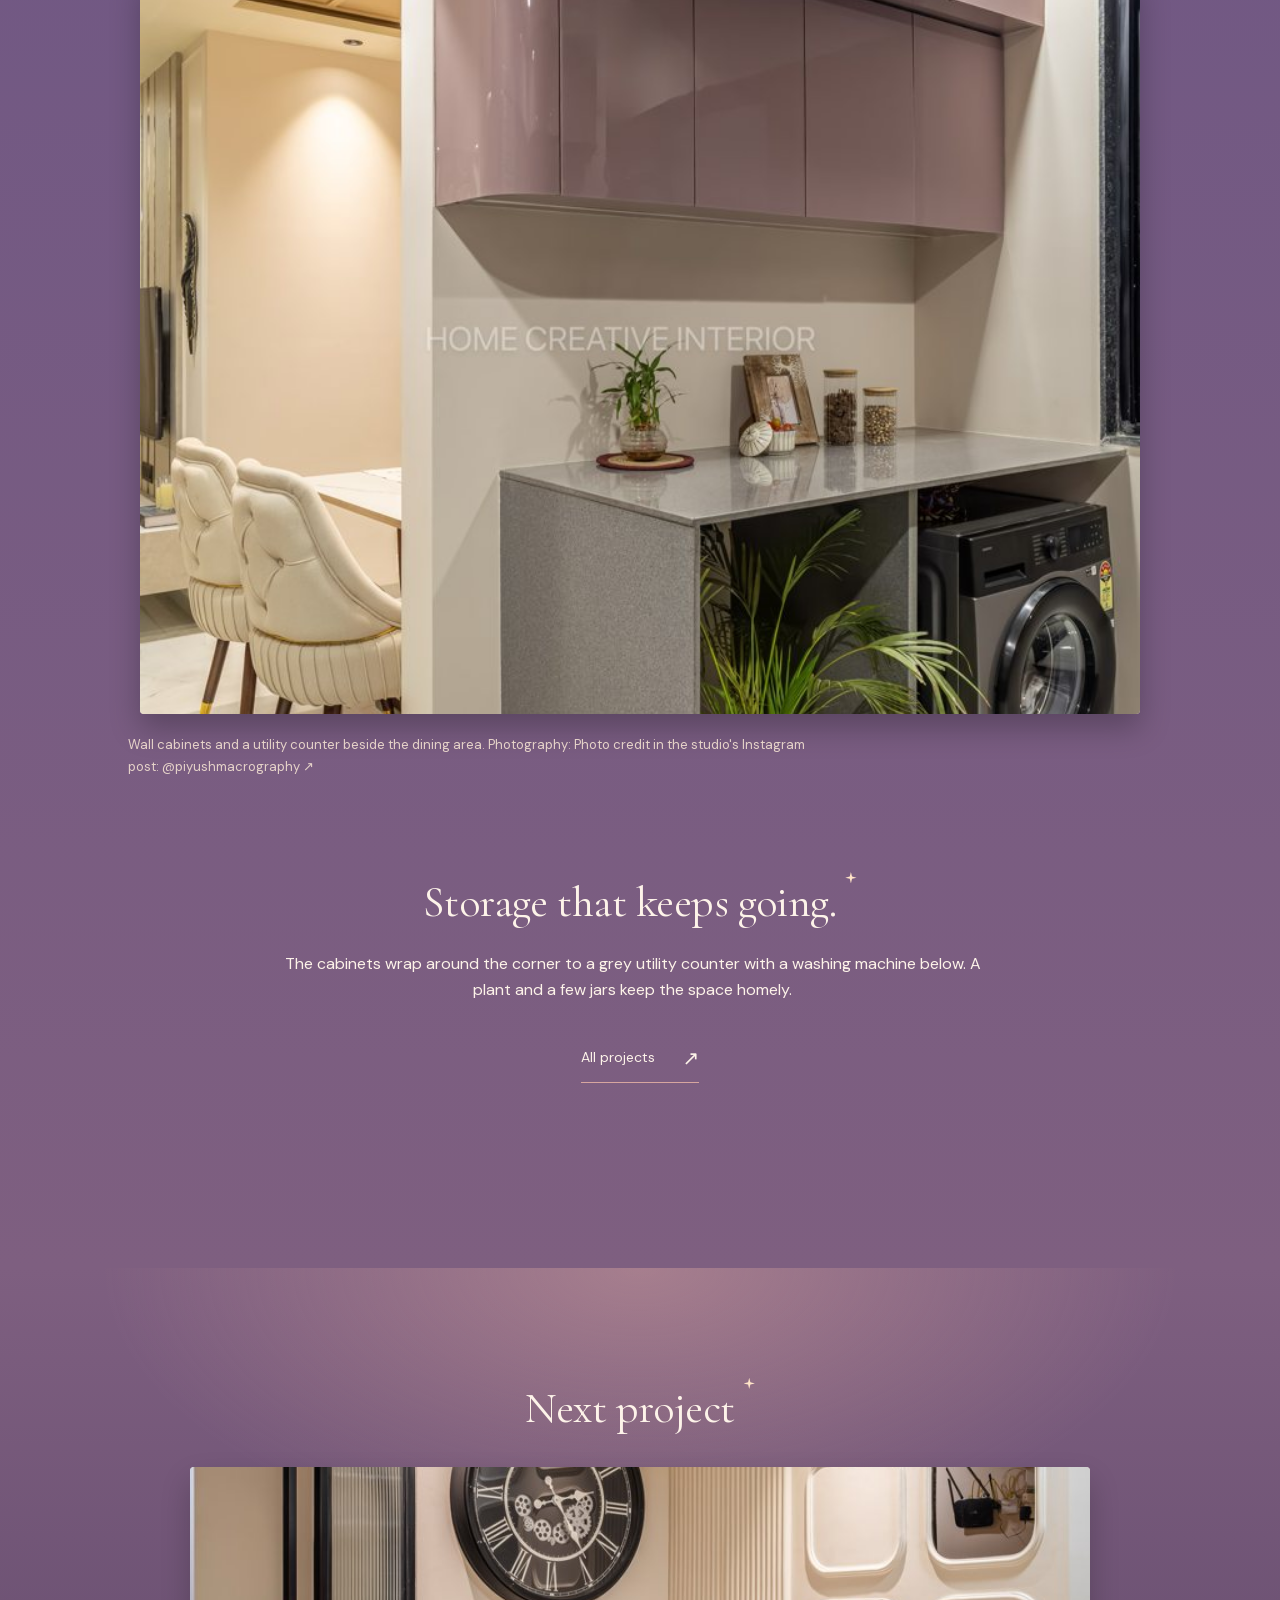
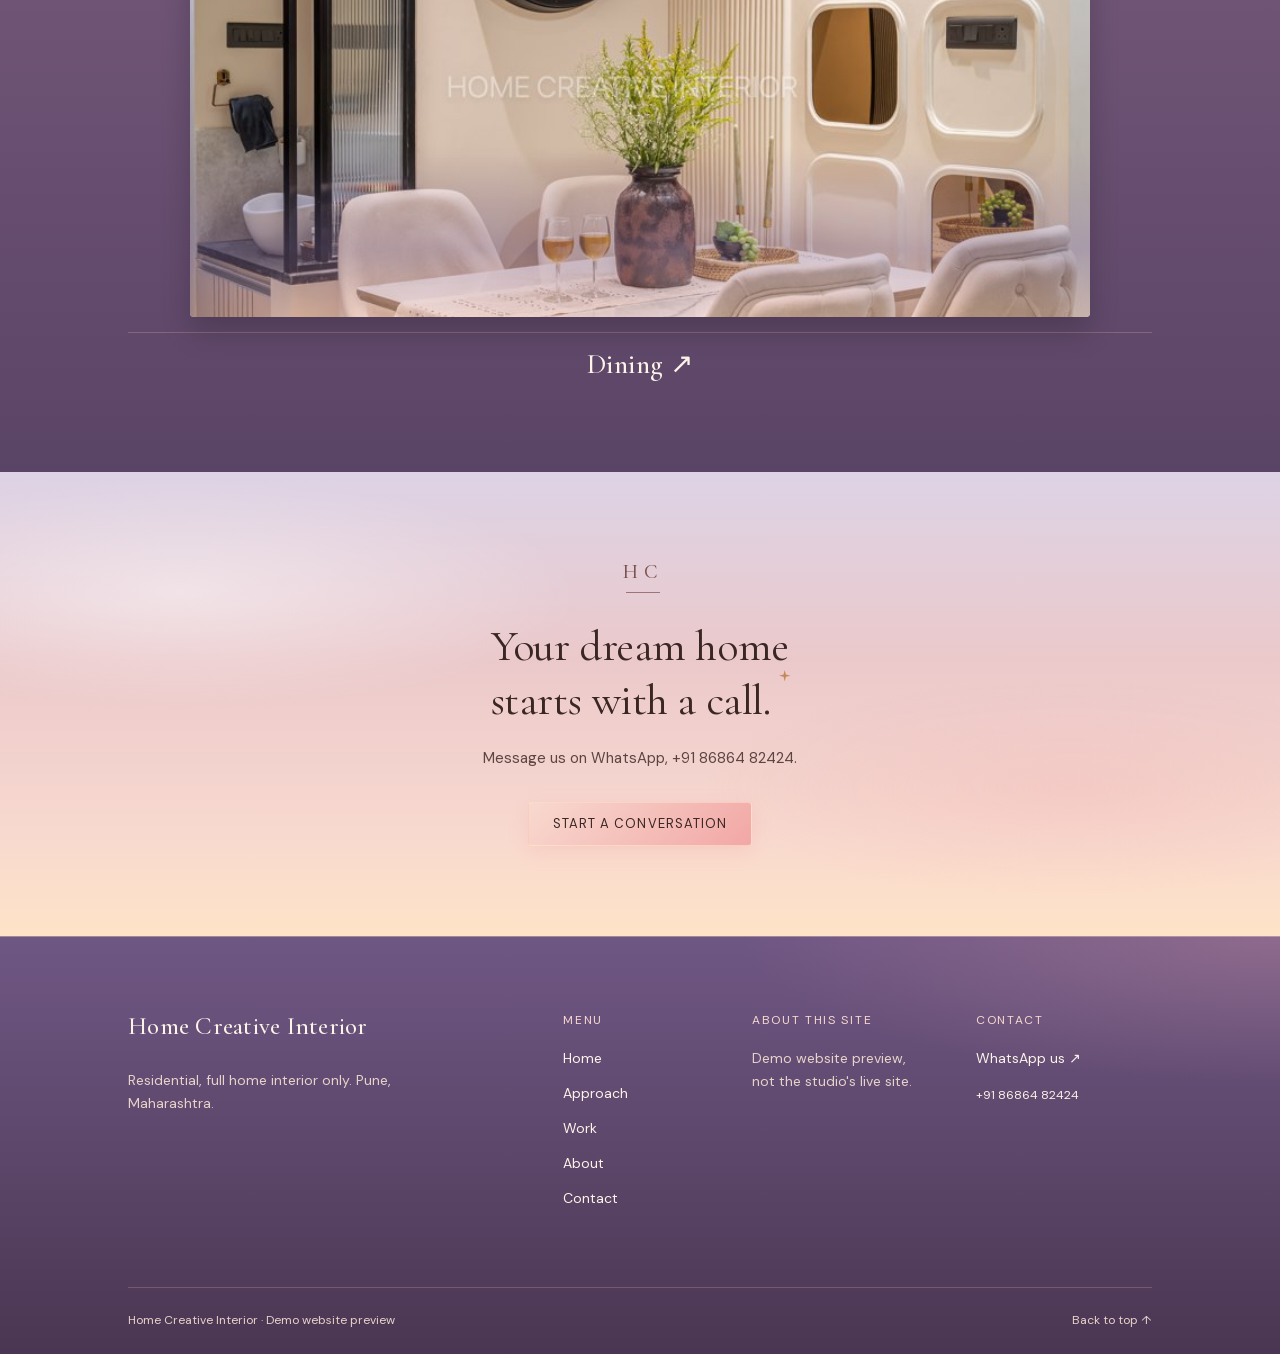
<file: kitchen.html>
<!doctype html>
<html lang="en">
<head>
<meta charset="utf-8">
<meta name="viewport" content="width=device-width, initial-scale=1">
<meta name="description" content="A straight kitchen in soft mauve. The finish is glossy and the lines are clean.">
<meta name="theme-color" content="#F7F0E8">
<title>Kitchen — Home Creative Interior</title>

<link rel="preload" href="assets/fonts/cormorant.woff2" as="font" type="font/woff2" crossorigin>
<link rel="preload" href="assets/fonts/dmsans.woff2" as="font" type="font/woff2" crossorigin>
<link rel="stylesheet" href="styles.css?v=62159fa158">
<link rel="stylesheet" href="sky.css">
<script src="site.js?v=e32b87c4c3" defer></script>
<script src="sky.js" defer></script>
</head>
<body class="page-interior page-project">
<a class="skip-link" href="#main-content">Skip to content</a>
<header class="site-header">
  <div class="header-inner">
    <a class="wordmark" href="index.html" aria-label="Home Creative Interior home">Home Creative Interior</a>
    <nav class="desktop-nav" aria-label="Main navigation">
      <a href="index.html">Home</a><a href="process.html">Approach</a><a href="work.html" aria-current="page">Work</a><a href="studio.html">About</a><a class="nav-contact" href="contact.html">Contact</a>
    </nav>
    <details class="mobile-menu">
      <summary aria-controls="mobile-navigation"><span class="menu-open-label">Menu</span><span class="menu-close-label">Close</span><span class="menu-lines" aria-hidden="true"></span></summary>
      <div class="menu-panel" id="mobile-navigation"><nav aria-label="Mobile navigation"><a href="index.html">Home</a><a href="process.html">Approach</a><a href="work.html" aria-current="page">Work</a><a href="studio.html">About</a><a href="contact.html">Contact</a></nav><p class="menu-note">Demo website preview, not the studio&#x27;s live site.</p></div>
    </details>
  </div>
</header>

<main id="main-content"><article class="surface-dark">
  <header class="fl-project-intro">
    <div class="fl-project-backdrop" aria-hidden="true"><img src="assets/rooms/kitchen.jpg" srcset="assets/rooms/kitchen-800.jpg 800w, assets/rooms/kitchen.jpg 2000w" sizes="100vw" width="2000" height="1333" alt="Straight kitchen with glossy pink-mauve cabinets, copper handle lines, ribbed black glass wall units, a grey worktop and a black fridge" loading="eager" decoding="async" fetchpriority="high" style="object-position:50% 50%"></div>
    <div class="container">
      <div class="fl-project-heading">
        <h1 class="display" data-reveal="text">Kitchen</h1>
        <p class="body-large">Mauve cabinets, copper edges.</p>
      </div>
      <div class="fl-project-summary">
        <p>A straight kitchen in soft mauve. The finish is glossy and the lines are clean.</p>
        <dl>
          <div><dt>Project</dt><dd>Completed home</dd></div>
          <div><dt>Photography</dt><dd><a href="https://www.instagram.com/home_creative_interior/">Photo credit in the studio&#x27;s Instagram post: @piyushmacrography <span aria-hidden="true">↗</span></a></dd></div>
          <div><dt>About this project</dt><dd>Project details from the studio's own Instagram posts.</dd></div>
        </dl>
      </div>
    </div>
  </header>
  <div class="container fl-project-gallery">
    <figure class="media-frame media-wide" data-reveal="image"><img src="assets/rooms/kitchen.jpg" srcset="assets/rooms/kitchen-800.jpg 800w, assets/rooms/kitchen.jpg 2000w" sizes="100vw" width="2000" height="1333" alt="Straight kitchen with glossy pink-mauve cabinets, copper handle lines, ribbed black glass wall units, a grey worktop and a black fridge" loading="eager" decoding="async" fetchpriority="high" style="object-position:50% 50%"></figure>
    <section class="fl-project-story" aria-labelledby="story-title">
      <h2 id="story-title" class="heading" data-reveal="text">A colour that feels calm.</h2>
      <p>Pink-mauve cabinets carry thin copper handle lines. Ribbed black glass doors break up the upper row. A patterned tile band runs above the grey worktop.</p>
    </section>
    <figure>
      <div class="media-frame media-wide" data-reveal="image"><img src="assets/rooms/kitchen-detail.jpg" srcset="assets/rooms/kitchen-detail-800.jpg 800w, assets/rooms/kitchen-detail.jpg 1600w" sizes="(max-width: 767px) calc(100vw - 44px), 50vw" width="1600" height="2133" alt="Wall cabinets and a utility counter beside the dining area." loading="lazy" decoding="async" style="object-position:50% 50%"></div>
      <figcaption>Wall cabinets and a utility counter beside the dining area. <a href="https://www.instagram.com/home_creative_interior/">Photography: Photo credit in the studio&#x27;s Instagram post: @piyushmacrography <span aria-hidden="true">↗</span></a></figcaption>
    </figure>
    <section class="fl-project-story" aria-labelledby="detail-title">
      <h2 id="detail-title" class="heading" data-reveal="text">Storage that keeps going.</h2>
      <p>The cabinets wrap around the corner to a grey utility counter with a washing machine below. A plant and a few jars keep the space homely.</p>
      <a class="text-link" href="work.html">All projects <span aria-hidden="true">↗</span></a>
    </section>
  </div>
</article>
<section class="section surface-dark fl-next-project" aria-labelledby="next-title">
  <div class="container">
    <h2 id="next-title" class="heading">Next project</h2>
    <a class="project-card" href="dining.html">
      <div class="media-frame media-wide" data-reveal="image"><img src="assets/rooms/dining.jpg" srcset="assets/rooms/dining-800.jpg 800w, assets/rooms/dining.jpg 2000w" sizes="(max-width: 767px) calc(100vw - 44px), 50vw" width="2000" height="2667" alt="Four-seat dining table with cream tufted chairs, a round wall clock, a gold ceiling light, a panelled ceiling and a wall of rounded mirror niches" loading="lazy" decoding="async" style="object-position:50% 50%"></div>
      <div class="project-card__caption"><h3>Dining <span aria-hidden="true">↗</span></h3></div>
    </a>
  </div>
</section>
</main>
<section class="closing-cta surface-cream"><div class="container"><span class="studio-seal" aria-hidden="true">HC</span><h2 class="heading" data-reveal="text">Your dream home starts with a call.</h2><p>Message us on WhatsApp, +91 86864 82424.</p><a class="button-link button-dark" href="contact.html">Start a conversation</a></div></section>
<footer class="site-footer surface-dark"><div class="container"><div class="footer-grid"><div class="footer-brand"><a class="wordmark" href="index.html">Home Creative Interior</a><p>Residential, full home interior only. Pune, Maharashtra.</p></div><nav aria-label="Footer navigation"><h2>Menu</h2><a href="index.html">Home</a><a href="process.html">Approach</a><a href="work.html">Work</a><a href="studio.html">About</a><a href="contact.html">Contact</a></nav><div><h2>About this site</h2><p>Demo website preview, not the studio&#x27;s live site.</p></div><div><h2>Contact</h2><a href="https://wa.me/918686482424?text=Hi%2C%20I%20found%20your%20website%20and%20I%20would%20like%20to%20talk%20about%20a%20full%20home%20interior.">WhatsApp us <span aria-hidden="true">↗</span></a><a class="footer-phone" href="https://wa.me/918686482424?text=Hi%2C%20I%20found%20your%20website%20and%20I%20would%20like%20to%20talk%20about%20a%20full%20home%20interior.">+91 86864 82424</a></div></div><div class="footer-bottom"><p>Home Creative Interior · Demo website preview</p><a href="#main-content">Back to top ↑</a></div></div></footer>

</body>
</html>
</file>
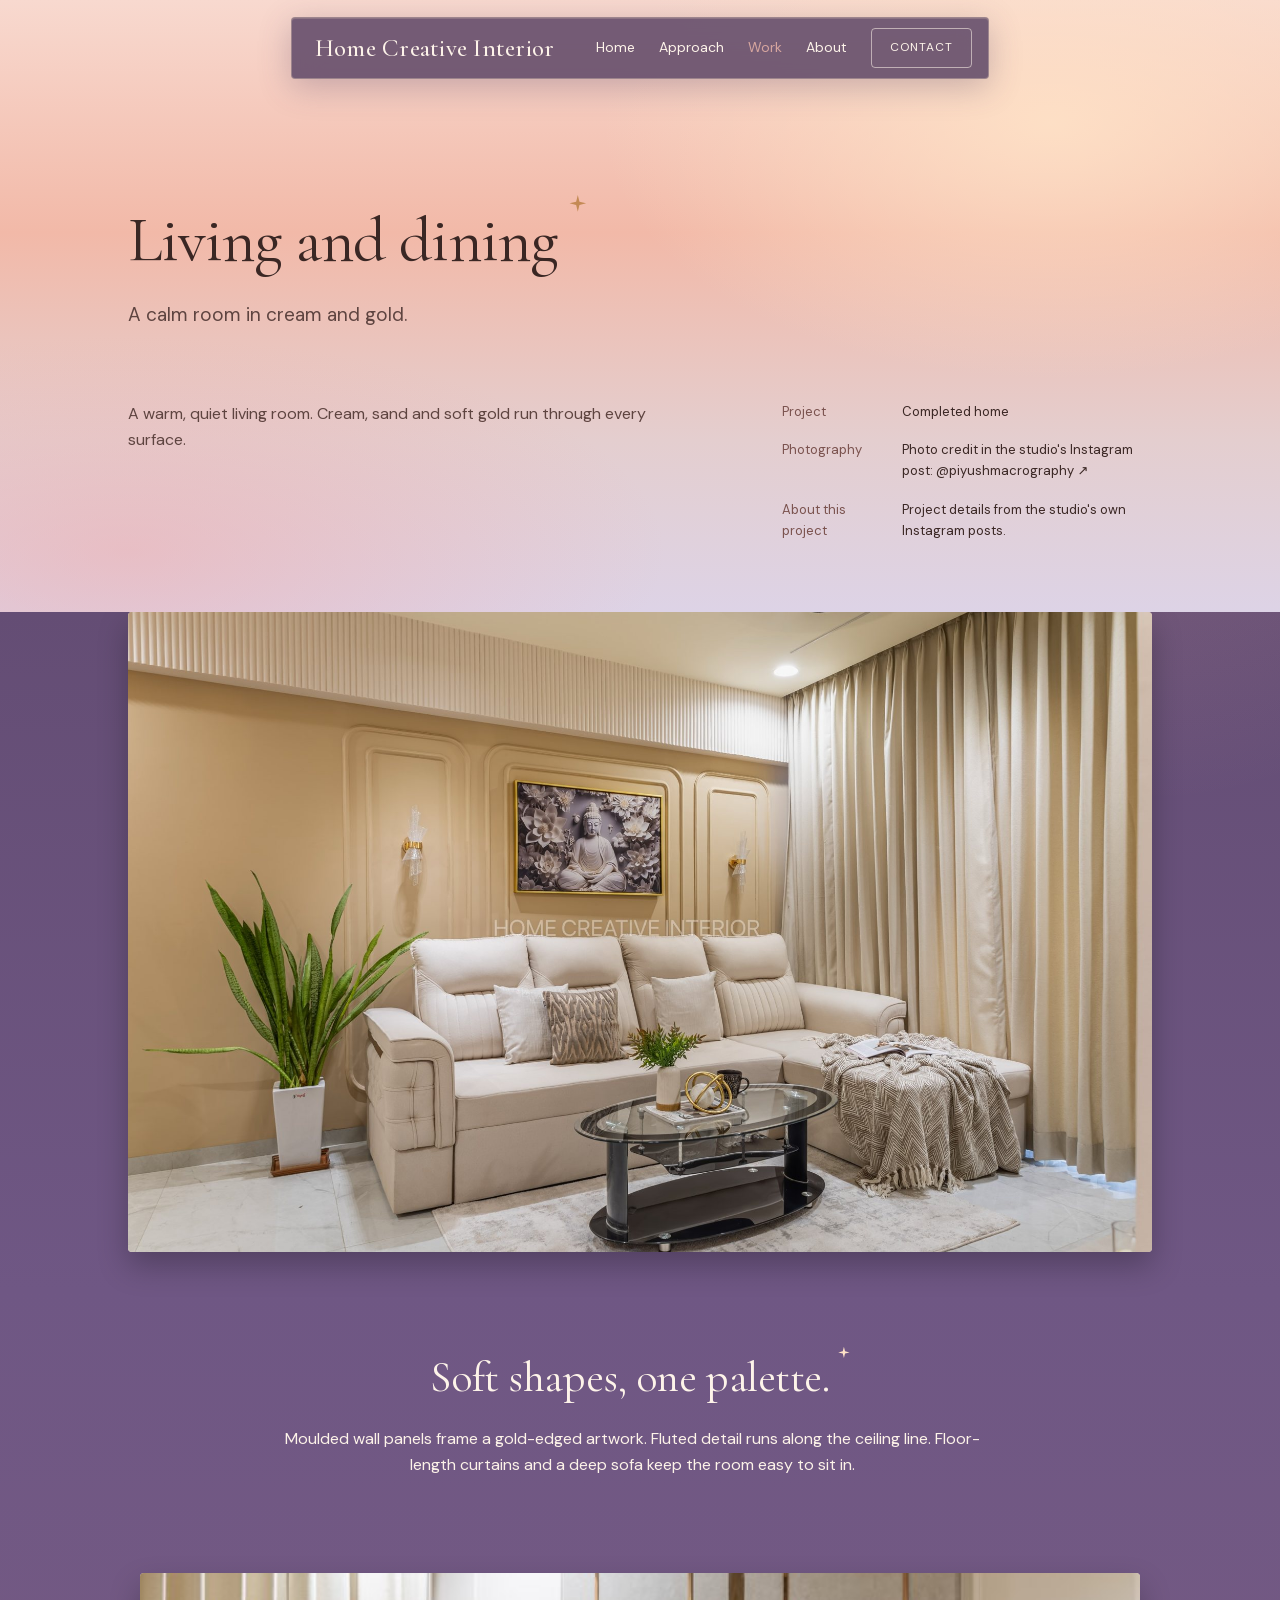
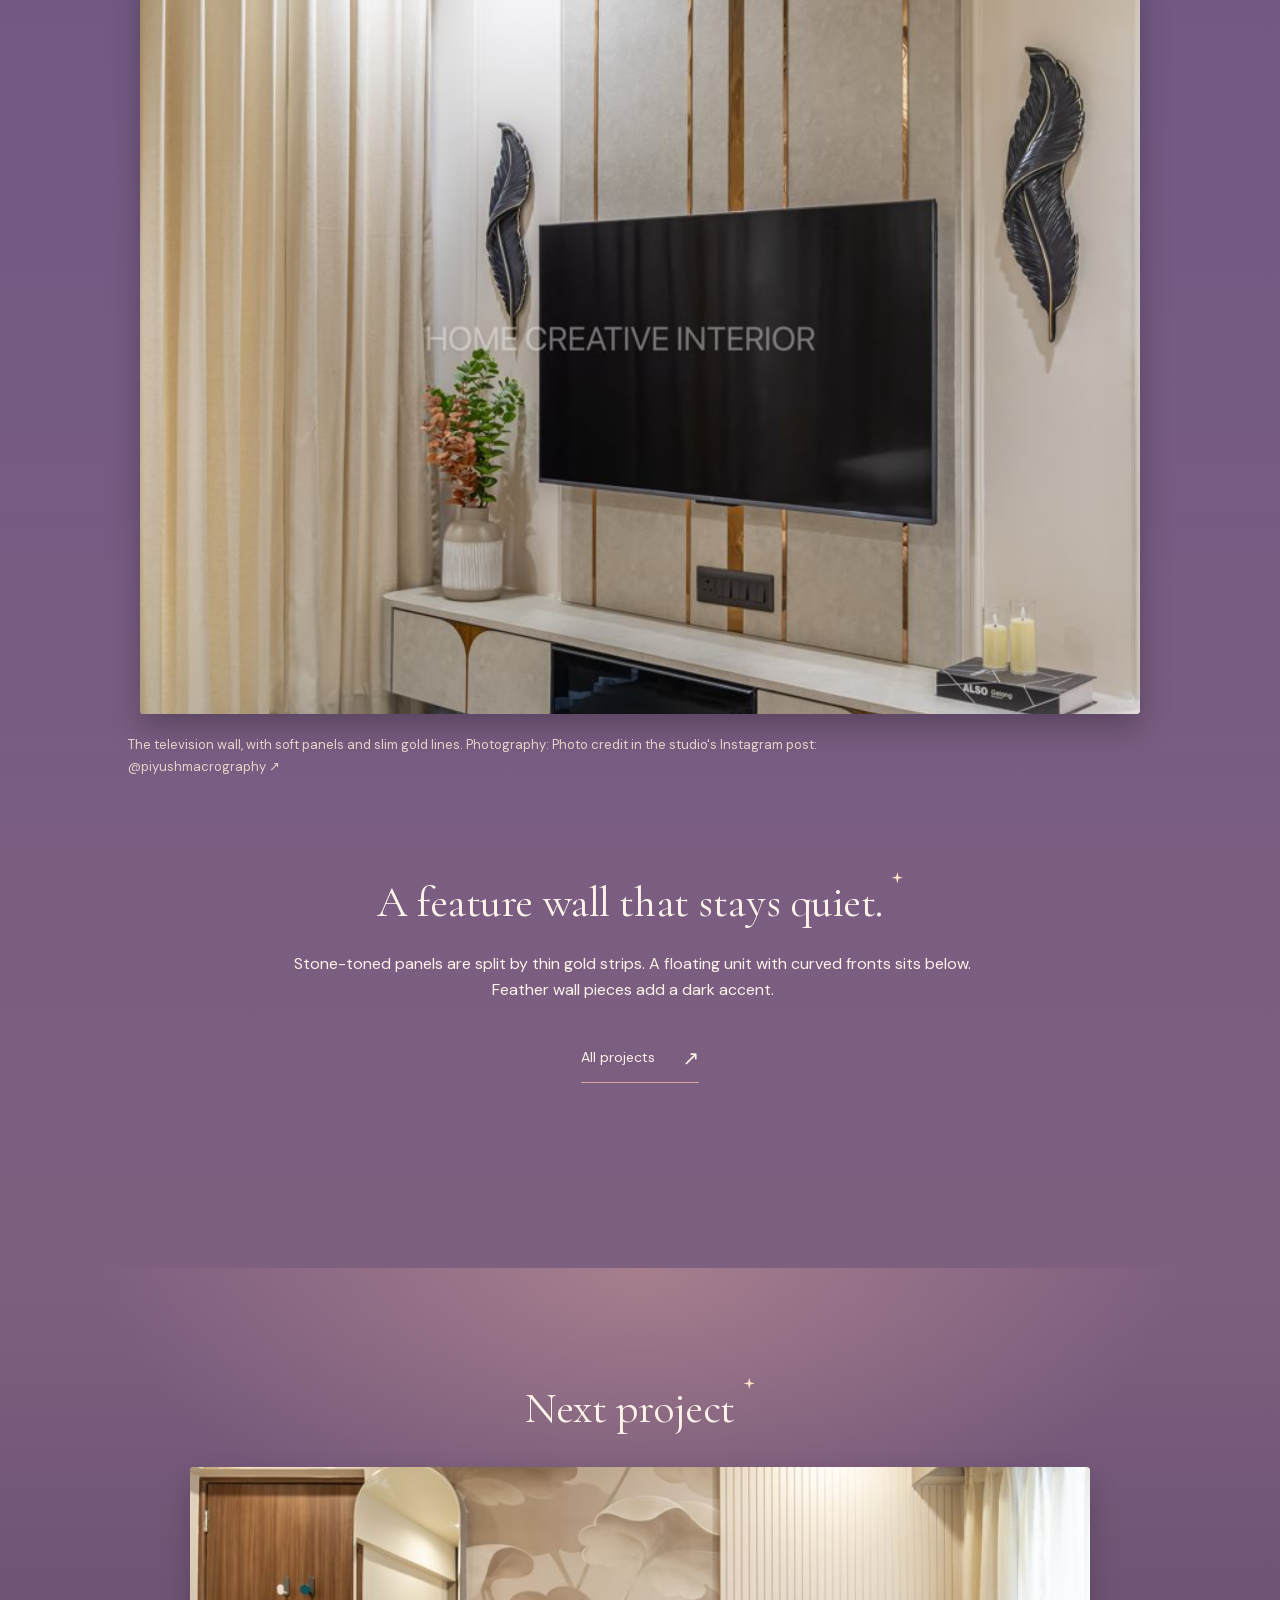
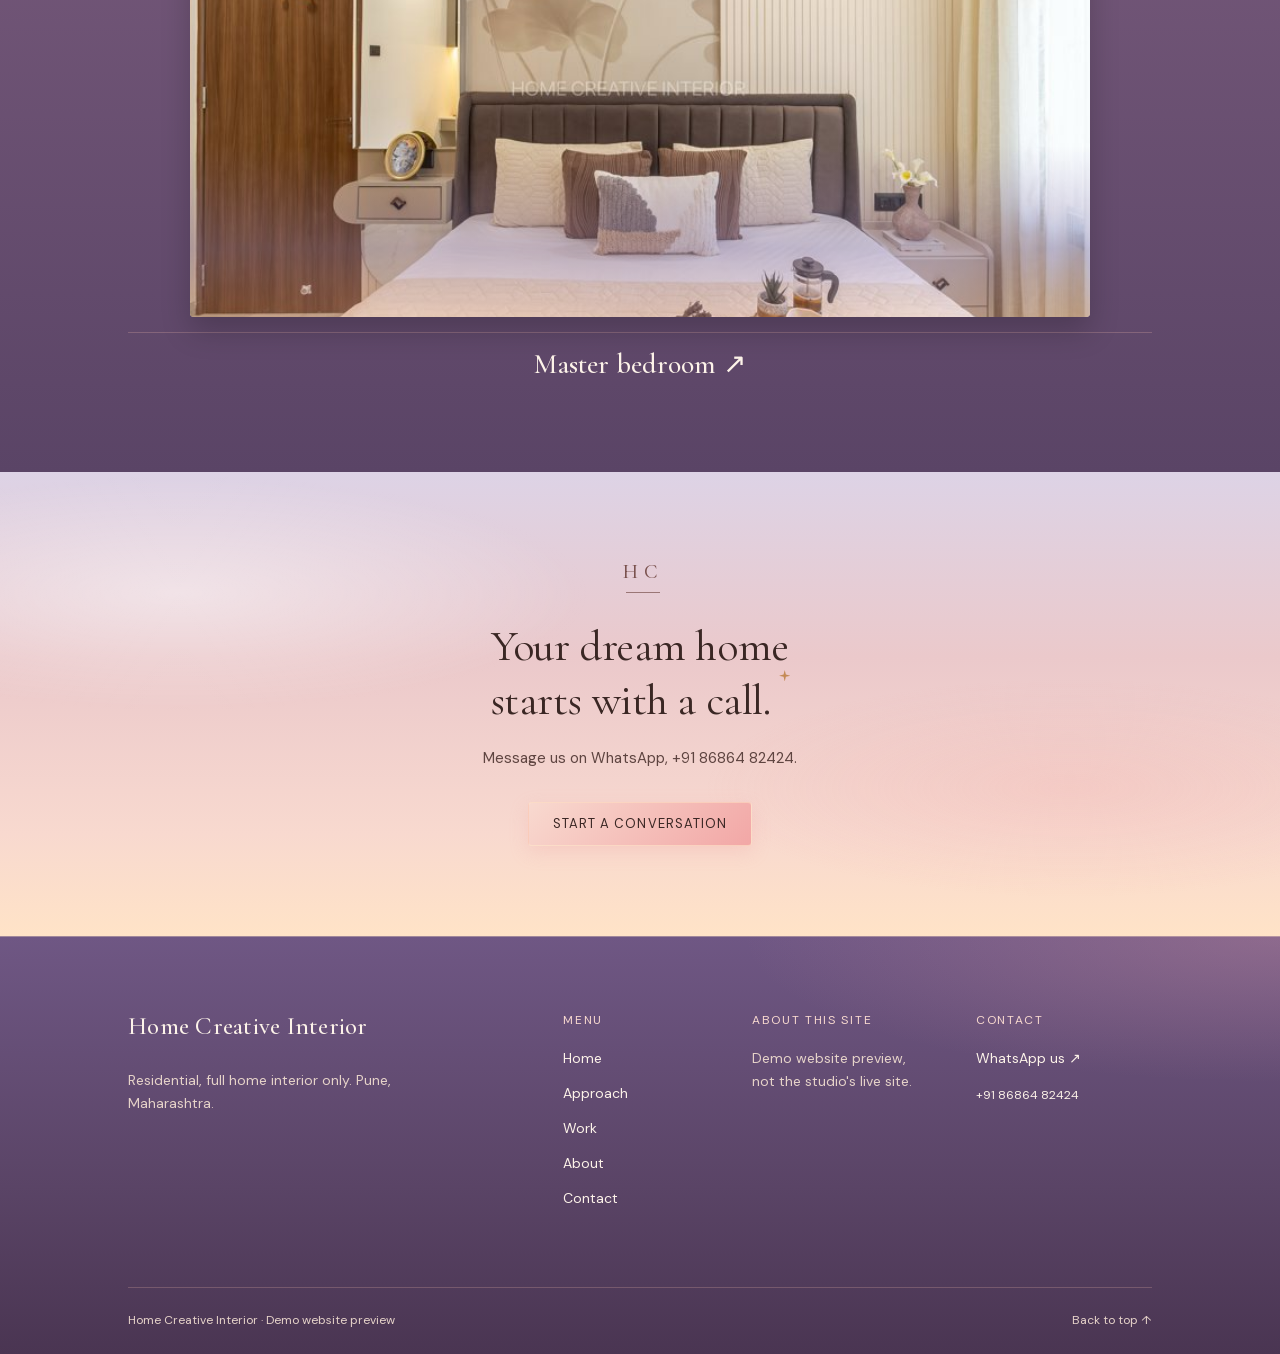
<file: living-dining.html>
<!doctype html>
<html lang="en">
<head>
<meta charset="utf-8">
<meta name="viewport" content="width=device-width, initial-scale=1">
<meta name="description" content="A warm, quiet living room. Cream, sand and soft gold run through every surface.">
<meta name="theme-color" content="#F7F0E8">
<title>Living and dining — Home Creative Interior</title>

<link rel="preload" href="assets/fonts/cormorant.woff2" as="font" type="font/woff2" crossorigin>
<link rel="preload" href="assets/fonts/dmsans.woff2" as="font" type="font/woff2" crossorigin>
<link rel="stylesheet" href="styles.css?v=62159fa158">
<link rel="stylesheet" href="sky.css">
<script src="site.js?v=e32b87c4c3" defer></script>
<script src="sky.js" defer></script>
</head>
<body class="page-interior page-project">
<a class="skip-link" href="#main-content">Skip to content</a>
<header class="site-header">
  <div class="header-inner">
    <a class="wordmark" href="index.html" aria-label="Home Creative Interior home">Home Creative Interior</a>
    <nav class="desktop-nav" aria-label="Main navigation">
      <a href="index.html">Home</a><a href="process.html">Approach</a><a href="work.html" aria-current="page">Work</a><a href="studio.html">About</a><a class="nav-contact" href="contact.html">Contact</a>
    </nav>
    <details class="mobile-menu">
      <summary aria-controls="mobile-navigation"><span class="menu-open-label">Menu</span><span class="menu-close-label">Close</span><span class="menu-lines" aria-hidden="true"></span></summary>
      <div class="menu-panel" id="mobile-navigation"><nav aria-label="Mobile navigation"><a href="index.html">Home</a><a href="process.html">Approach</a><a href="work.html" aria-current="page">Work</a><a href="studio.html">About</a><a href="contact.html">Contact</a></nav><p class="menu-note">Demo website preview, not the studio&#x27;s live site.</p></div>
    </details>
  </div>
</header>

<main id="main-content"><article class="surface-dark">
  <header class="fl-project-intro">
    <div class="fl-project-backdrop" aria-hidden="true"><img src="assets/rooms/living-dining.jpg" srcset="assets/rooms/living-dining-800.jpg 800w, assets/rooms/living-dining.jpg 2000w" sizes="100vw" width="2000" height="1333" alt="Cream sofa with a glass coffee table in front of a beige wall with moulded panels, a framed Buddha artwork and tall cream curtains" loading="eager" decoding="async" fetchpriority="high" style="object-position:50% 50%"></div>
    <div class="container">
      <div class="fl-project-heading">
        <h1 class="display" data-reveal="text">Living and dining</h1>
        <p class="body-large">A calm room in cream and gold.</p>
      </div>
      <div class="fl-project-summary">
        <p>A warm, quiet living room. Cream, sand and soft gold run through every surface.</p>
        <dl>
          <div><dt>Project</dt><dd>Completed home</dd></div>
          <div><dt>Photography</dt><dd><a href="https://www.instagram.com/home_creative_interior/">Photo credit in the studio&#x27;s Instagram post: @piyushmacrography <span aria-hidden="true">↗</span></a></dd></div>
          <div><dt>About this project</dt><dd>Project details from the studio's own Instagram posts.</dd></div>
        </dl>
      </div>
    </div>
  </header>
  <div class="container fl-project-gallery">
    <figure class="media-frame media-wide" data-reveal="image"><img src="assets/rooms/living-dining.jpg" srcset="assets/rooms/living-dining-800.jpg 800w, assets/rooms/living-dining.jpg 2000w" sizes="100vw" width="2000" height="1333" alt="Cream sofa with a glass coffee table in front of a beige wall with moulded panels, a framed Buddha artwork and tall cream curtains" loading="eager" decoding="async" fetchpriority="high" style="object-position:50% 50%"></figure>
    <section class="fl-project-story" aria-labelledby="story-title">
      <h2 id="story-title" class="heading" data-reveal="text">Soft shapes, one palette.</h2>
      <p>Moulded wall panels frame a gold-edged artwork. Fluted detail runs along the ceiling line. Floor-length curtains and a deep sofa keep the room easy to sit in.</p>
    </section>
    <figure>
      <div class="media-frame media-wide" data-reveal="image"><img src="assets/rooms/living-dining-detail.jpg" srcset="assets/rooms/living-dining-detail-800.jpg 800w, assets/rooms/living-dining-detail.jpg 1600w" sizes="(max-width: 767px) calc(100vw - 44px), 50vw" width="1600" height="2133" alt="The television wall, with soft panels and slim gold lines." loading="lazy" decoding="async" style="object-position:50% 50%"></div>
      <figcaption>The television wall, with soft panels and slim gold lines. <a href="https://www.instagram.com/home_creative_interior/">Photography: Photo credit in the studio&#x27;s Instagram post: @piyushmacrography <span aria-hidden="true">↗</span></a></figcaption>
    </figure>
    <section class="fl-project-story" aria-labelledby="detail-title">
      <h2 id="detail-title" class="heading" data-reveal="text">A feature wall that stays quiet.</h2>
      <p>Stone-toned panels are split by thin gold strips. A floating unit with curved fronts sits below. Feather wall pieces add a dark accent.</p>
      <a class="text-link" href="work.html">All projects <span aria-hidden="true">↗</span></a>
    </section>
  </div>
</article>
<section class="section surface-dark fl-next-project" aria-labelledby="next-title">
  <div class="container">
    <h2 id="next-title" class="heading">Next project</h2>
    <a class="project-card" href="master-bedroom.html">
      <div class="media-frame media-wide" data-reveal="image"><img src="assets/rooms/master-bedroom.jpg" srcset="assets/rooms/master-bedroom-800.jpg 800w, assets/rooms/master-bedroom.jpg 2000w" sizes="(max-width: 767px) calc(100vw - 44px), 50vw" width="2000" height="1333" alt="Bedroom with an upholstered mauve headboard, cream bedding, a large leaf mural, fluted panelling, an arched mirror and a wooden door" loading="lazy" decoding="async" style="object-position:50% 50%"></div>
      <div class="project-card__caption"><h3>Master bedroom <span aria-hidden="true">↗</span></h3></div>
    </a>
  </div>
</section>
</main>
<section class="closing-cta surface-cream"><div class="container"><span class="studio-seal" aria-hidden="true">HC</span><h2 class="heading" data-reveal="text">Your dream home starts with a call.</h2><p>Message us on WhatsApp, +91 86864 82424.</p><a class="button-link button-dark" href="contact.html">Start a conversation</a></div></section>
<footer class="site-footer surface-dark"><div class="container"><div class="footer-grid"><div class="footer-brand"><a class="wordmark" href="index.html">Home Creative Interior</a><p>Residential, full home interior only. Pune, Maharashtra.</p></div><nav aria-label="Footer navigation"><h2>Menu</h2><a href="index.html">Home</a><a href="process.html">Approach</a><a href="work.html">Work</a><a href="studio.html">About</a><a href="contact.html">Contact</a></nav><div><h2>About this site</h2><p>Demo website preview, not the studio&#x27;s live site.</p></div><div><h2>Contact</h2><a href="https://wa.me/918686482424?text=Hi%2C%20I%20found%20your%20website%20and%20I%20would%20like%20to%20talk%20about%20a%20full%20home%20interior.">WhatsApp us <span aria-hidden="true">↗</span></a><a class="footer-phone" href="https://wa.me/918686482424?text=Hi%2C%20I%20found%20your%20website%20and%20I%20would%20like%20to%20talk%20about%20a%20full%20home%20interior.">+91 86864 82424</a></div></div><div class="footer-bottom"><p>Home Creative Interior · Demo website preview</p><a href="#main-content">Back to top ↑</a></div></div></footer>

</body>
</html>
</file>
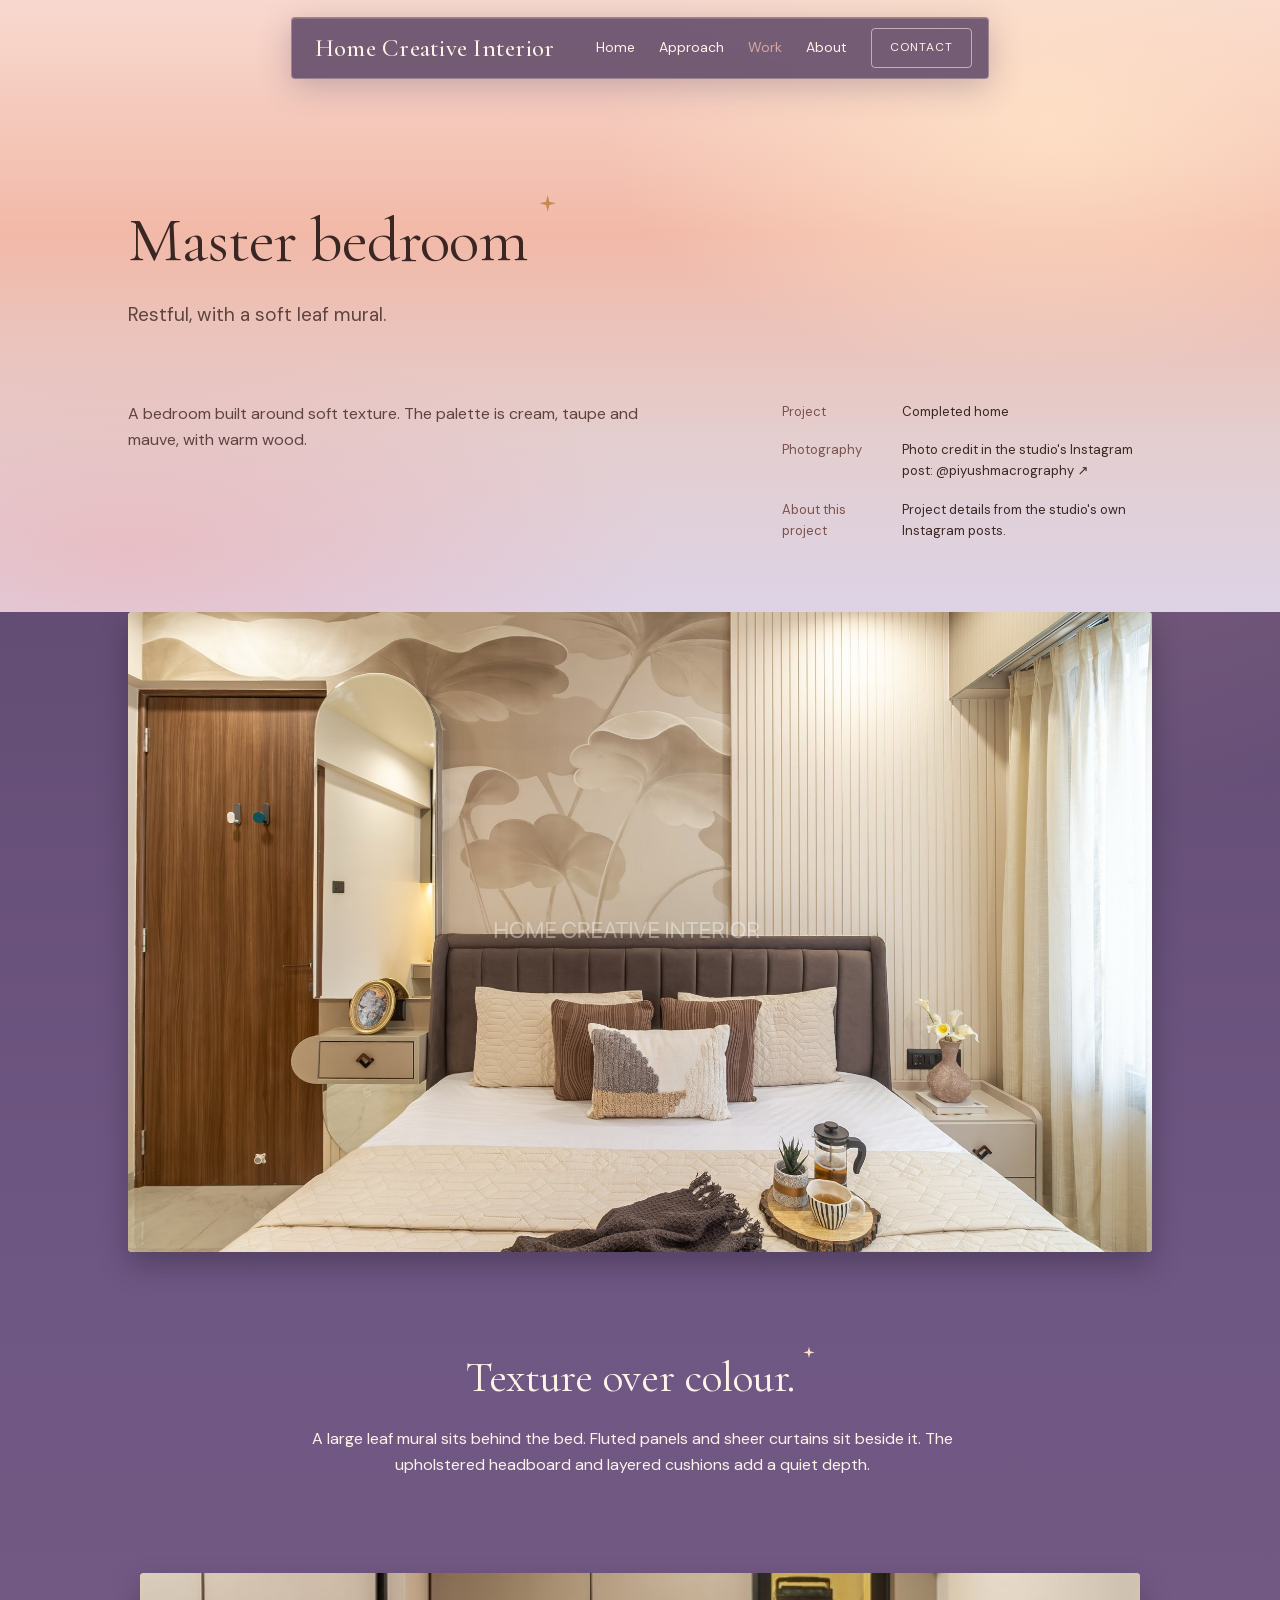
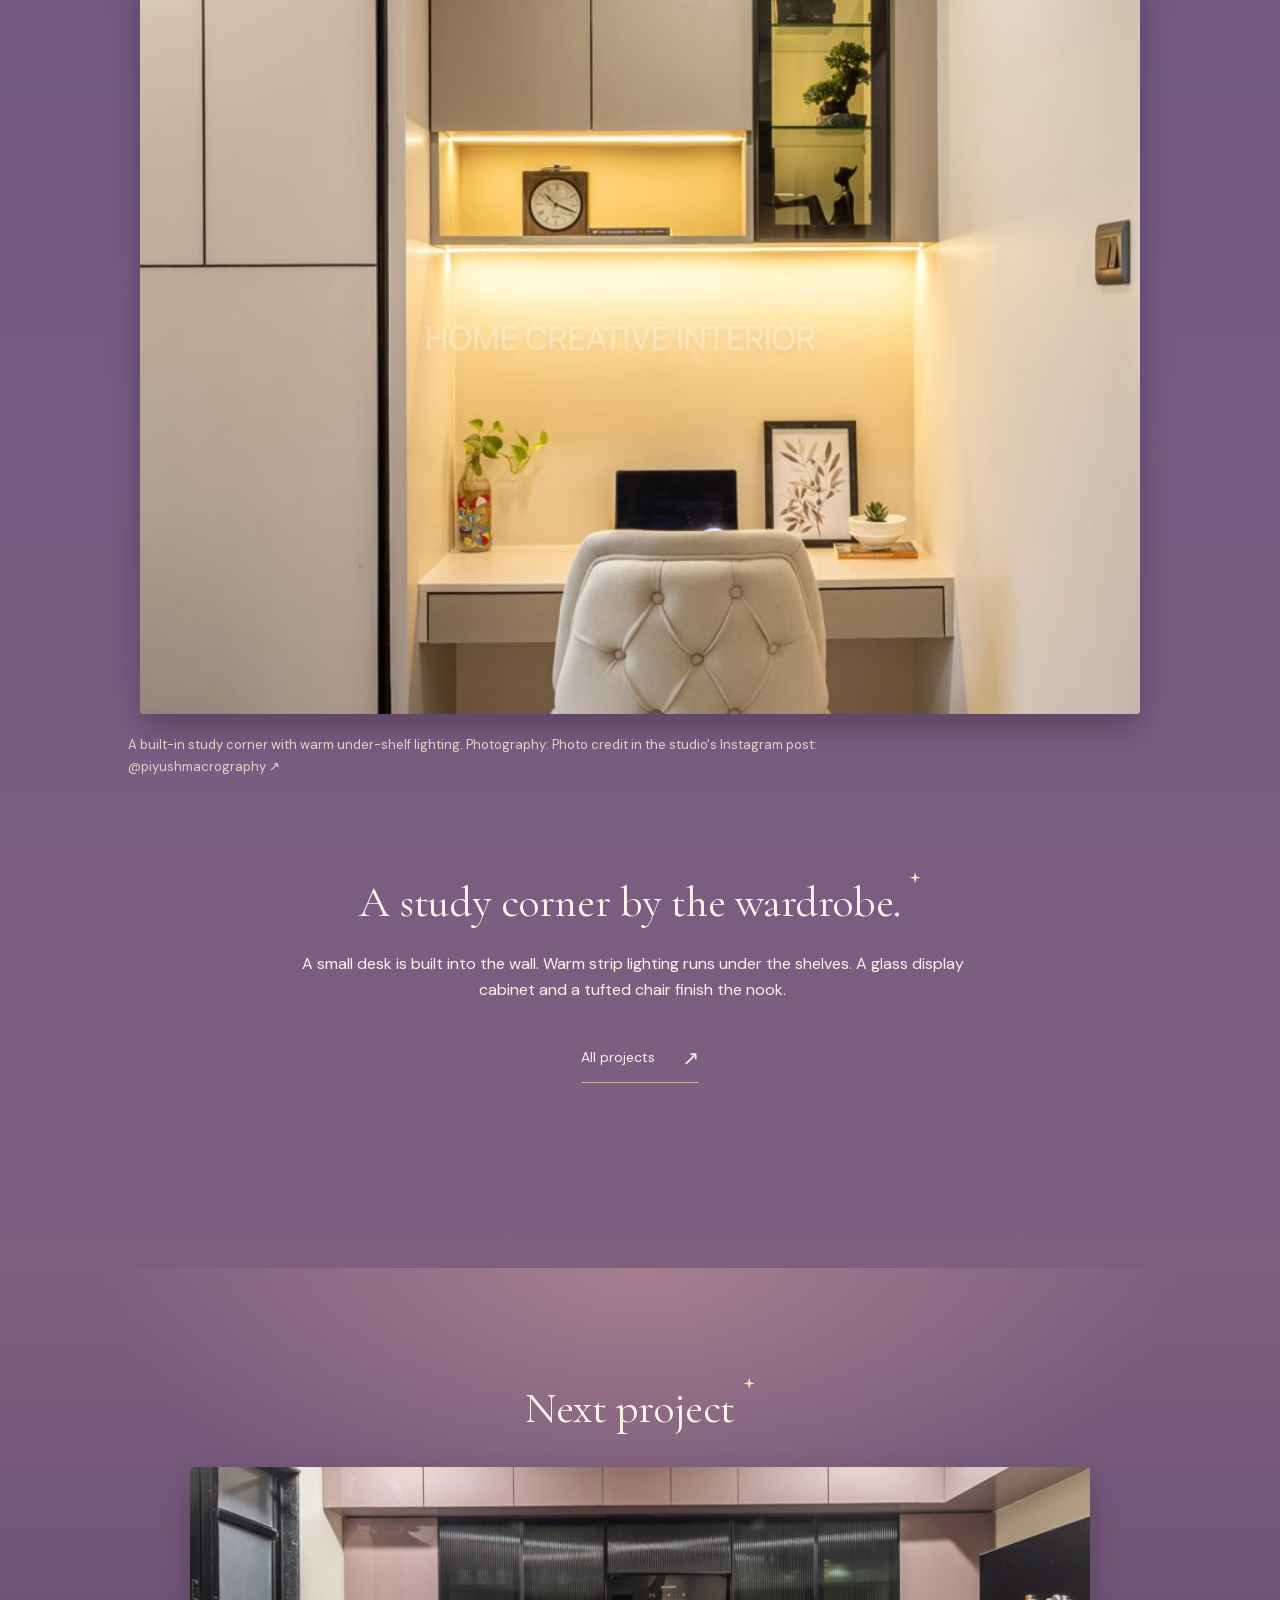
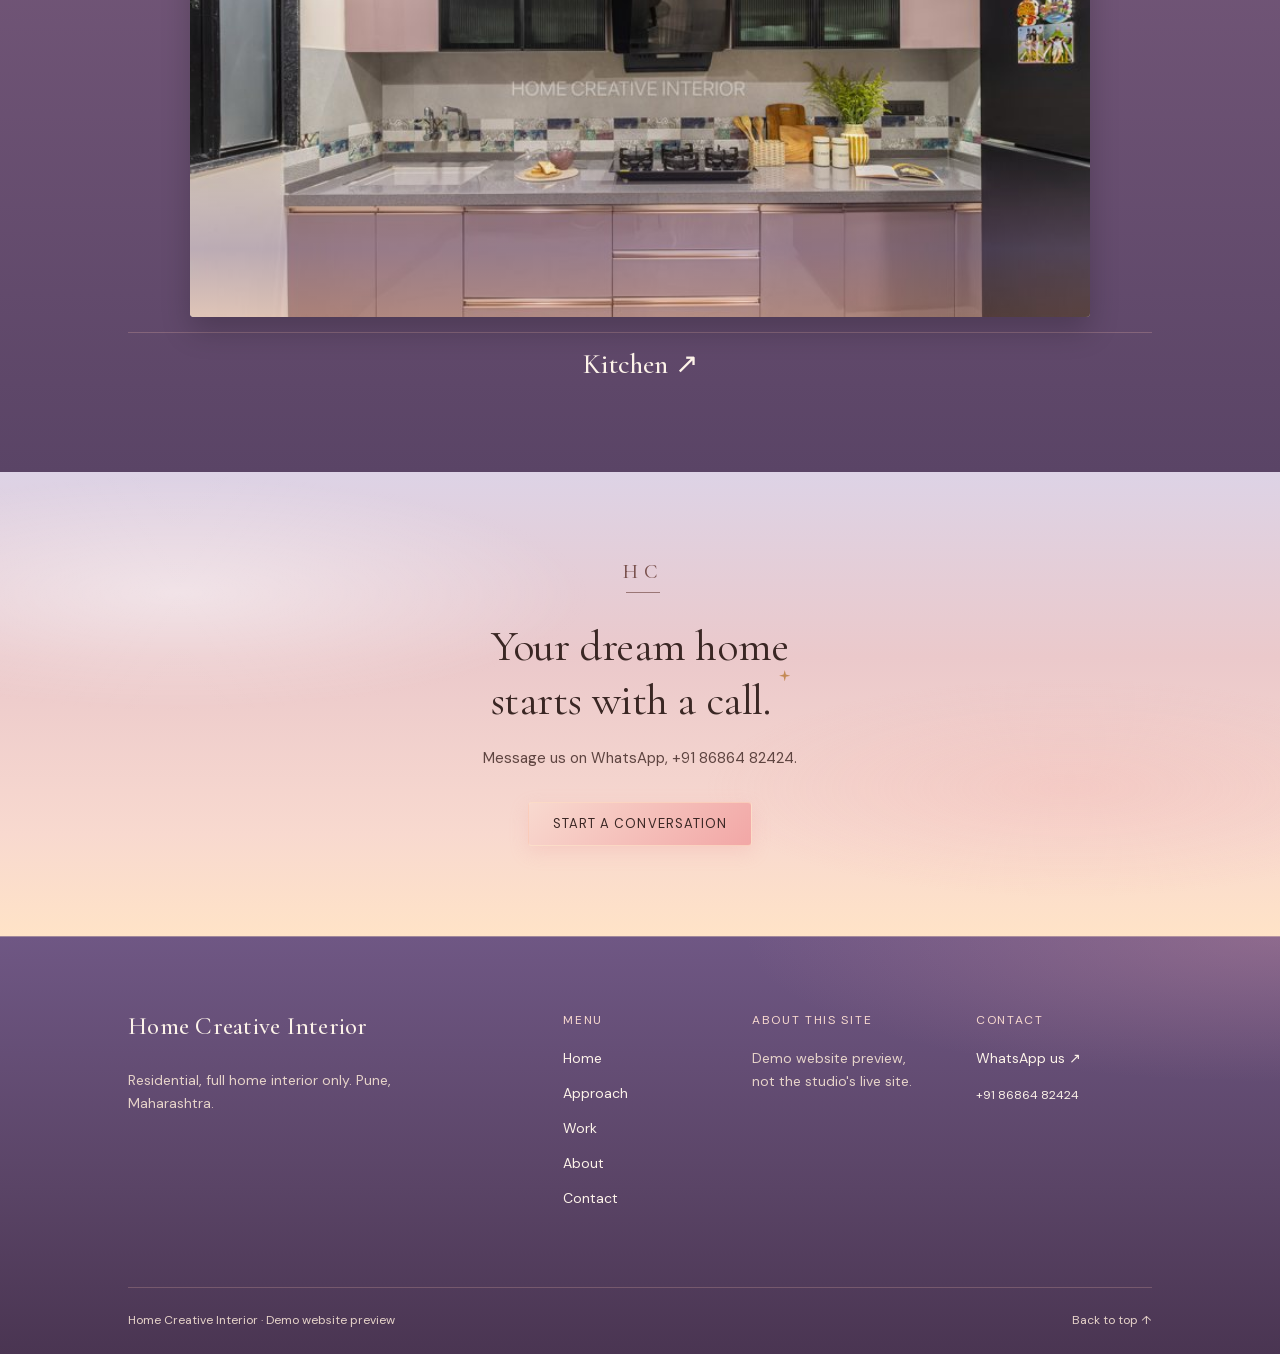
<file: master-bedroom.html>
<!doctype html>
<html lang="en">
<head>
<meta charset="utf-8">
<meta name="viewport" content="width=device-width, initial-scale=1">
<meta name="description" content="A bedroom built around soft texture. The palette is cream, taupe and mauve, with warm wood.">
<meta name="theme-color" content="#F7F0E8">
<title>Master bedroom — Home Creative Interior</title>

<link rel="preload" href="assets/fonts/cormorant.woff2" as="font" type="font/woff2" crossorigin>
<link rel="preload" href="assets/fonts/dmsans.woff2" as="font" type="font/woff2" crossorigin>
<link rel="stylesheet" href="styles.css?v=62159fa158">
<link rel="stylesheet" href="sky.css">
<script src="site.js?v=e32b87c4c3" defer></script>
<script src="sky.js" defer></script>
</head>
<body class="page-interior page-project">
<a class="skip-link" href="#main-content">Skip to content</a>
<header class="site-header">
  <div class="header-inner">
    <a class="wordmark" href="index.html" aria-label="Home Creative Interior home">Home Creative Interior</a>
    <nav class="desktop-nav" aria-label="Main navigation">
      <a href="index.html">Home</a><a href="process.html">Approach</a><a href="work.html" aria-current="page">Work</a><a href="studio.html">About</a><a class="nav-contact" href="contact.html">Contact</a>
    </nav>
    <details class="mobile-menu">
      <summary aria-controls="mobile-navigation"><span class="menu-open-label">Menu</span><span class="menu-close-label">Close</span><span class="menu-lines" aria-hidden="true"></span></summary>
      <div class="menu-panel" id="mobile-navigation"><nav aria-label="Mobile navigation"><a href="index.html">Home</a><a href="process.html">Approach</a><a href="work.html" aria-current="page">Work</a><a href="studio.html">About</a><a href="contact.html">Contact</a></nav><p class="menu-note">Demo website preview, not the studio&#x27;s live site.</p></div>
    </details>
  </div>
</header>

<main id="main-content"><article class="surface-dark">
  <header class="fl-project-intro">
    <div class="fl-project-backdrop" aria-hidden="true"><img src="assets/rooms/master-bedroom.jpg" srcset="assets/rooms/master-bedroom-800.jpg 800w, assets/rooms/master-bedroom.jpg 2000w" sizes="100vw" width="2000" height="1333" alt="Bedroom with an upholstered mauve headboard, cream bedding, a large leaf mural, fluted panelling, an arched mirror and a wooden door" loading="eager" decoding="async" fetchpriority="high" style="object-position:50% 45%"></div>
    <div class="container">
      <div class="fl-project-heading">
        <h1 class="display" data-reveal="text">Master bedroom</h1>
        <p class="body-large">Restful, with a soft leaf mural.</p>
      </div>
      <div class="fl-project-summary">
        <p>A bedroom built around soft texture. The palette is cream, taupe and mauve, with warm wood.</p>
        <dl>
          <div><dt>Project</dt><dd>Completed home</dd></div>
          <div><dt>Photography</dt><dd><a href="https://www.instagram.com/home_creative_interior/">Photo credit in the studio&#x27;s Instagram post: @piyushmacrography <span aria-hidden="true">↗</span></a></dd></div>
          <div><dt>About this project</dt><dd>Project details from the studio's own Instagram posts.</dd></div>
        </dl>
      </div>
    </div>
  </header>
  <div class="container fl-project-gallery">
    <figure class="media-frame media-wide" data-reveal="image"><img src="assets/rooms/master-bedroom.jpg" srcset="assets/rooms/master-bedroom-800.jpg 800w, assets/rooms/master-bedroom.jpg 2000w" sizes="100vw" width="2000" height="1333" alt="Bedroom with an upholstered mauve headboard, cream bedding, a large leaf mural, fluted panelling, an arched mirror and a wooden door" loading="eager" decoding="async" fetchpriority="high" style="object-position:50% 45%"></figure>
    <section class="fl-project-story" aria-labelledby="story-title">
      <h2 id="story-title" class="heading" data-reveal="text">Texture over colour.</h2>
      <p>A large leaf mural sits behind the bed. Fluted panels and sheer curtains sit beside it. The upholstered headboard and layered cushions add a quiet depth.</p>
    </section>
    <figure>
      <div class="media-frame media-wide" data-reveal="image"><img src="assets/rooms/master-bedroom-detail.jpg" srcset="assets/rooms/master-bedroom-detail-800.jpg 800w, assets/rooms/master-bedroom-detail.jpg 1600w" sizes="(max-width: 767px) calc(100vw - 44px), 50vw" width="1600" height="2133" alt="A built-in study corner with warm under-shelf lighting." loading="lazy" decoding="async" style="object-position:50% 50%"></div>
      <figcaption>A built-in study corner with warm under-shelf lighting. <a href="https://www.instagram.com/home_creative_interior/">Photography: Photo credit in the studio&#x27;s Instagram post: @piyushmacrography <span aria-hidden="true">↗</span></a></figcaption>
    </figure>
    <section class="fl-project-story" aria-labelledby="detail-title">
      <h2 id="detail-title" class="heading" data-reveal="text">A study corner by the wardrobe.</h2>
      <p>A small desk is built into the wall. Warm strip lighting runs under the shelves. A glass display cabinet and a tufted chair finish the nook.</p>
      <a class="text-link" href="work.html">All projects <span aria-hidden="true">↗</span></a>
    </section>
  </div>
</article>
<section class="section surface-dark fl-next-project" aria-labelledby="next-title">
  <div class="container">
    <h2 id="next-title" class="heading">Next project</h2>
    <a class="project-card" href="kitchen.html">
      <div class="media-frame media-wide" data-reveal="image"><img src="assets/rooms/kitchen.jpg" srcset="assets/rooms/kitchen-800.jpg 800w, assets/rooms/kitchen.jpg 2000w" sizes="(max-width: 767px) calc(100vw - 44px), 50vw" width="2000" height="1333" alt="Straight kitchen with glossy pink-mauve cabinets, copper handle lines, ribbed black glass wall units, a grey worktop and a black fridge" loading="lazy" decoding="async" style="object-position:50% 50%"></div>
      <div class="project-card__caption"><h3>Kitchen <span aria-hidden="true">↗</span></h3></div>
    </a>
  </div>
</section>
</main>
<section class="closing-cta surface-cream"><div class="container"><span class="studio-seal" aria-hidden="true">HC</span><h2 class="heading" data-reveal="text">Your dream home starts with a call.</h2><p>Message us on WhatsApp, +91 86864 82424.</p><a class="button-link button-dark" href="contact.html">Start a conversation</a></div></section>
<footer class="site-footer surface-dark"><div class="container"><div class="footer-grid"><div class="footer-brand"><a class="wordmark" href="index.html">Home Creative Interior</a><p>Residential, full home interior only. Pune, Maharashtra.</p></div><nav aria-label="Footer navigation"><h2>Menu</h2><a href="index.html">Home</a><a href="process.html">Approach</a><a href="work.html">Work</a><a href="studio.html">About</a><a href="contact.html">Contact</a></nav><div><h2>About this site</h2><p>Demo website preview, not the studio&#x27;s live site.</p></div><div><h2>Contact</h2><a href="https://wa.me/918686482424?text=Hi%2C%20I%20found%20your%20website%20and%20I%20would%20like%20to%20talk%20about%20a%20full%20home%20interior.">WhatsApp us <span aria-hidden="true">↗</span></a><a class="footer-phone" href="https://wa.me/918686482424?text=Hi%2C%20I%20found%20your%20website%20and%20I%20would%20like%20to%20talk%20about%20a%20full%20home%20interior.">+91 86864 82424</a></div></div><div class="footer-bottom"><p>Home Creative Interior · Demo website preview</p><a href="#main-content">Back to top ↑</a></div></div></footer>

</body>
</html>
</file>
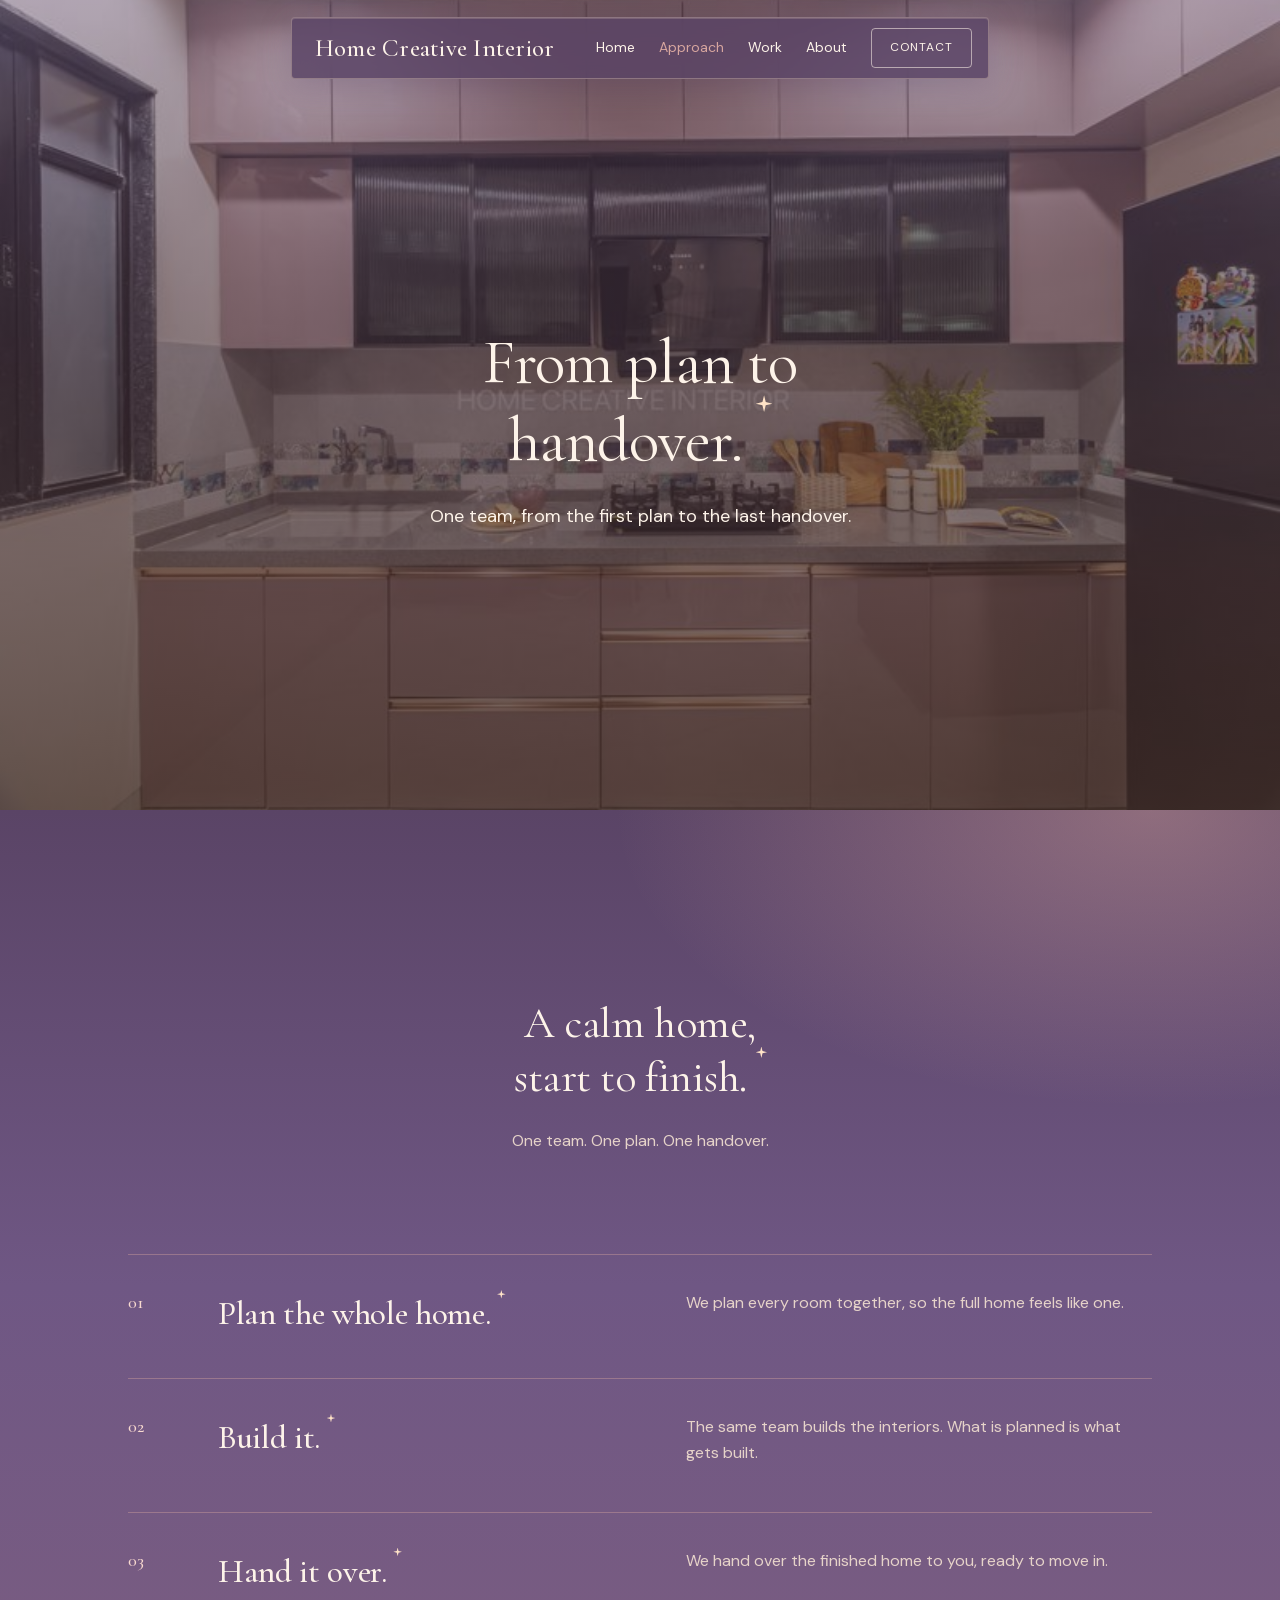
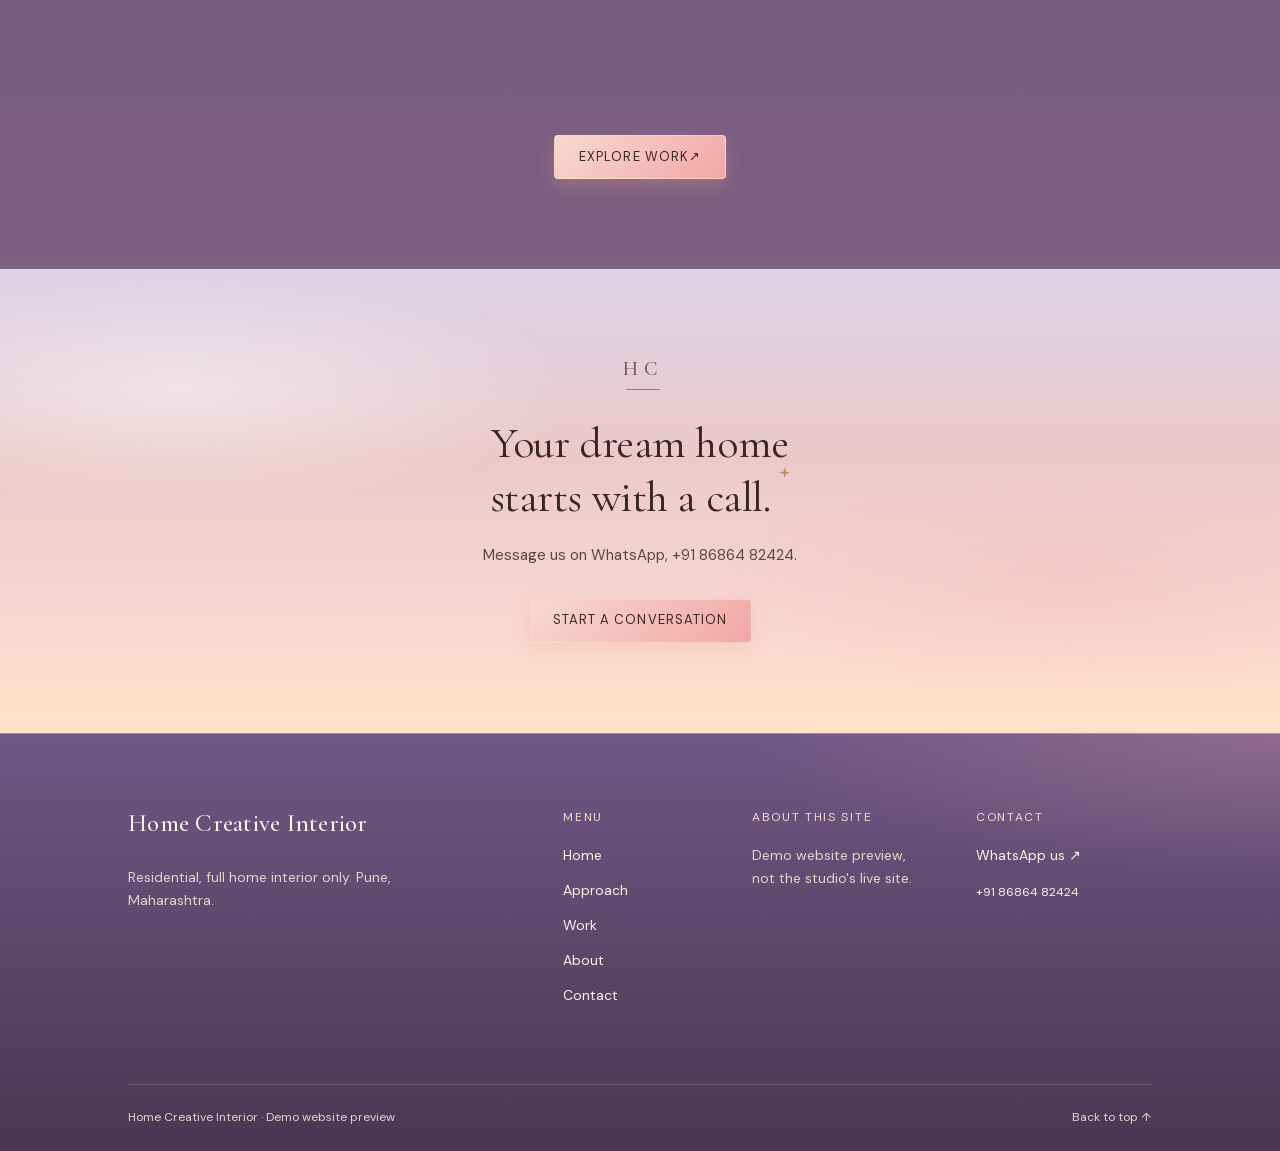
<file: process.html>
<!doctype html>
<html lang="en">
<head>
<meta charset="utf-8">
<meta name="viewport" content="width=device-width, initial-scale=1">
<meta name="description" content="Full home interiors in Pune. One team plans, builds and hands over your whole home. Demo website preview, not the studio&#x27;s live site.">
<meta name="theme-color" content="#F7F0E8">
<title>Our approach — Home Creative Interior</title>

<link rel="preload" href="assets/fonts/cormorant.woff2" as="font" type="font/woff2" crossorigin>
<link rel="preload" href="assets/fonts/dmsans.woff2" as="font" type="font/woff2" crossorigin>
<link rel="stylesheet" href="styles.css?v=62159fa158">
<link rel="stylesheet" href="sky.css">
<script src="site.js?v=e32b87c4c3" defer></script>
<script src="sky.js" defer></script>
</head>
<body class="page-interior page-process">
<a class="skip-link" href="#main-content">Skip to content</a>
<header class="site-header">
  <div class="header-inner">
    <a class="wordmark" href="index.html" aria-label="Home Creative Interior home">Home Creative Interior</a>
    <nav class="desktop-nav" aria-label="Main navigation">
      <a href="index.html">Home</a><a href="process.html" aria-current="page">Approach</a><a href="work.html">Work</a><a href="studio.html">About</a><a class="nav-contact" href="contact.html">Contact</a>
    </nav>
    <details class="mobile-menu">
      <summary aria-controls="mobile-navigation"><span class="menu-open-label">Menu</span><span class="menu-close-label">Close</span><span class="menu-lines" aria-hidden="true"></span></summary>
      <div class="menu-panel" id="mobile-navigation"><nav aria-label="Mobile navigation"><a href="index.html">Home</a><a href="process.html" aria-current="page">Approach</a><a href="work.html">Work</a><a href="studio.html">About</a><a href="contact.html">Contact</a></nav><p class="menu-note">Demo website preview, not the studio&#x27;s live site.</p></div>
    </details>
  </div>
</header>

<main id="main-content"><section class="fl-image-hero" aria-labelledby="process-title">
  <div class="fl-image-hero-media"><img src="assets/rooms/kitchen.jpg" srcset="assets/rooms/kitchen-800.jpg 800w, assets/rooms/kitchen.jpg 2000w" sizes="(max-width: 767px) calc(100vw - 44px), 50vw" width="2000" height="1333" alt="Straight kitchen with glossy pink-mauve cabinets, copper handle lines, ribbed black glass wall units, a grey worktop and a black fridge" loading="lazy" decoding="async" style="object-position:50% 50%"></div>
  <div class="container">
    <h1 id="process-title" class="display" data-reveal="text">From plan to handover.</h1>
    <p class="page-lead">One team, from the first plan to the last handover.</p>
  </div>
</section>
<section class="section surface-dark" aria-labelledby="approach-title">
  <div class="container">
    <div class="fl-services-intro">
      <h2 id="approach-title" class="heading" data-reveal="text">A calm home, start to finish.</h2>
      <p>One team. One plan. One handover.</p>
    </div>
    <div class="fl-process-list">
      <article class="fl-process-step">
        <span class="fl-step-number" aria-hidden="true">01</span>
        <h3 class="heading" data-reveal="text">Plan the whole home.</h3>
        <p>We plan every room together, so the full home feels like one.</p>
      </article>
      <article class="fl-process-step">
        <span class="fl-step-number" aria-hidden="true">02</span>
        <h3 class="heading" data-reveal="text">Build it.</h3>
        <p>The same team builds the interiors. What is planned is what gets built.</p>
      </article>
      <article class="fl-process-step">
        <span class="fl-step-number" aria-hidden="true">03</span>
        <h3 class="heading" data-reveal="text">Hand it over.</h3>
        <p>We hand over the finished home to you, ready to move in.</p>
      </article>
    </div>
    <div class="fl-centered-closing"><a class="button-link" href="work.html">Explore work <span aria-hidden="true">↗</span></a></div>
  </div>
</section>
</main>
<section class="closing-cta surface-cream"><div class="container"><span class="studio-seal" aria-hidden="true">HC</span><h2 class="heading" data-reveal="text">Your dream home starts with a call.</h2><p>Message us on WhatsApp, +91 86864 82424.</p><a class="button-link button-dark" href="contact.html">Start a conversation</a></div></section>
<footer class="site-footer surface-dark"><div class="container"><div class="footer-grid"><div class="footer-brand"><a class="wordmark" href="index.html">Home Creative Interior</a><p>Residential, full home interior only. Pune, Maharashtra.</p></div><nav aria-label="Footer navigation"><h2>Menu</h2><a href="index.html">Home</a><a href="process.html">Approach</a><a href="work.html">Work</a><a href="studio.html">About</a><a href="contact.html">Contact</a></nav><div><h2>About this site</h2><p>Demo website preview, not the studio&#x27;s live site.</p></div><div><h2>Contact</h2><a href="https://wa.me/918686482424?text=Hi%2C%20I%20found%20your%20website%20and%20I%20would%20like%20to%20talk%20about%20a%20full%20home%20interior.">WhatsApp us <span aria-hidden="true">↗</span></a><a class="footer-phone" href="https://wa.me/918686482424?text=Hi%2C%20I%20found%20your%20website%20and%20I%20would%20like%20to%20talk%20about%20a%20full%20home%20interior.">+91 86864 82424</a></div></div><div class="footer-bottom"><p>Home Creative Interior · Demo website preview</p><a href="#main-content">Back to top ↑</a></div></div></footer>

</body>
</html>
</file>
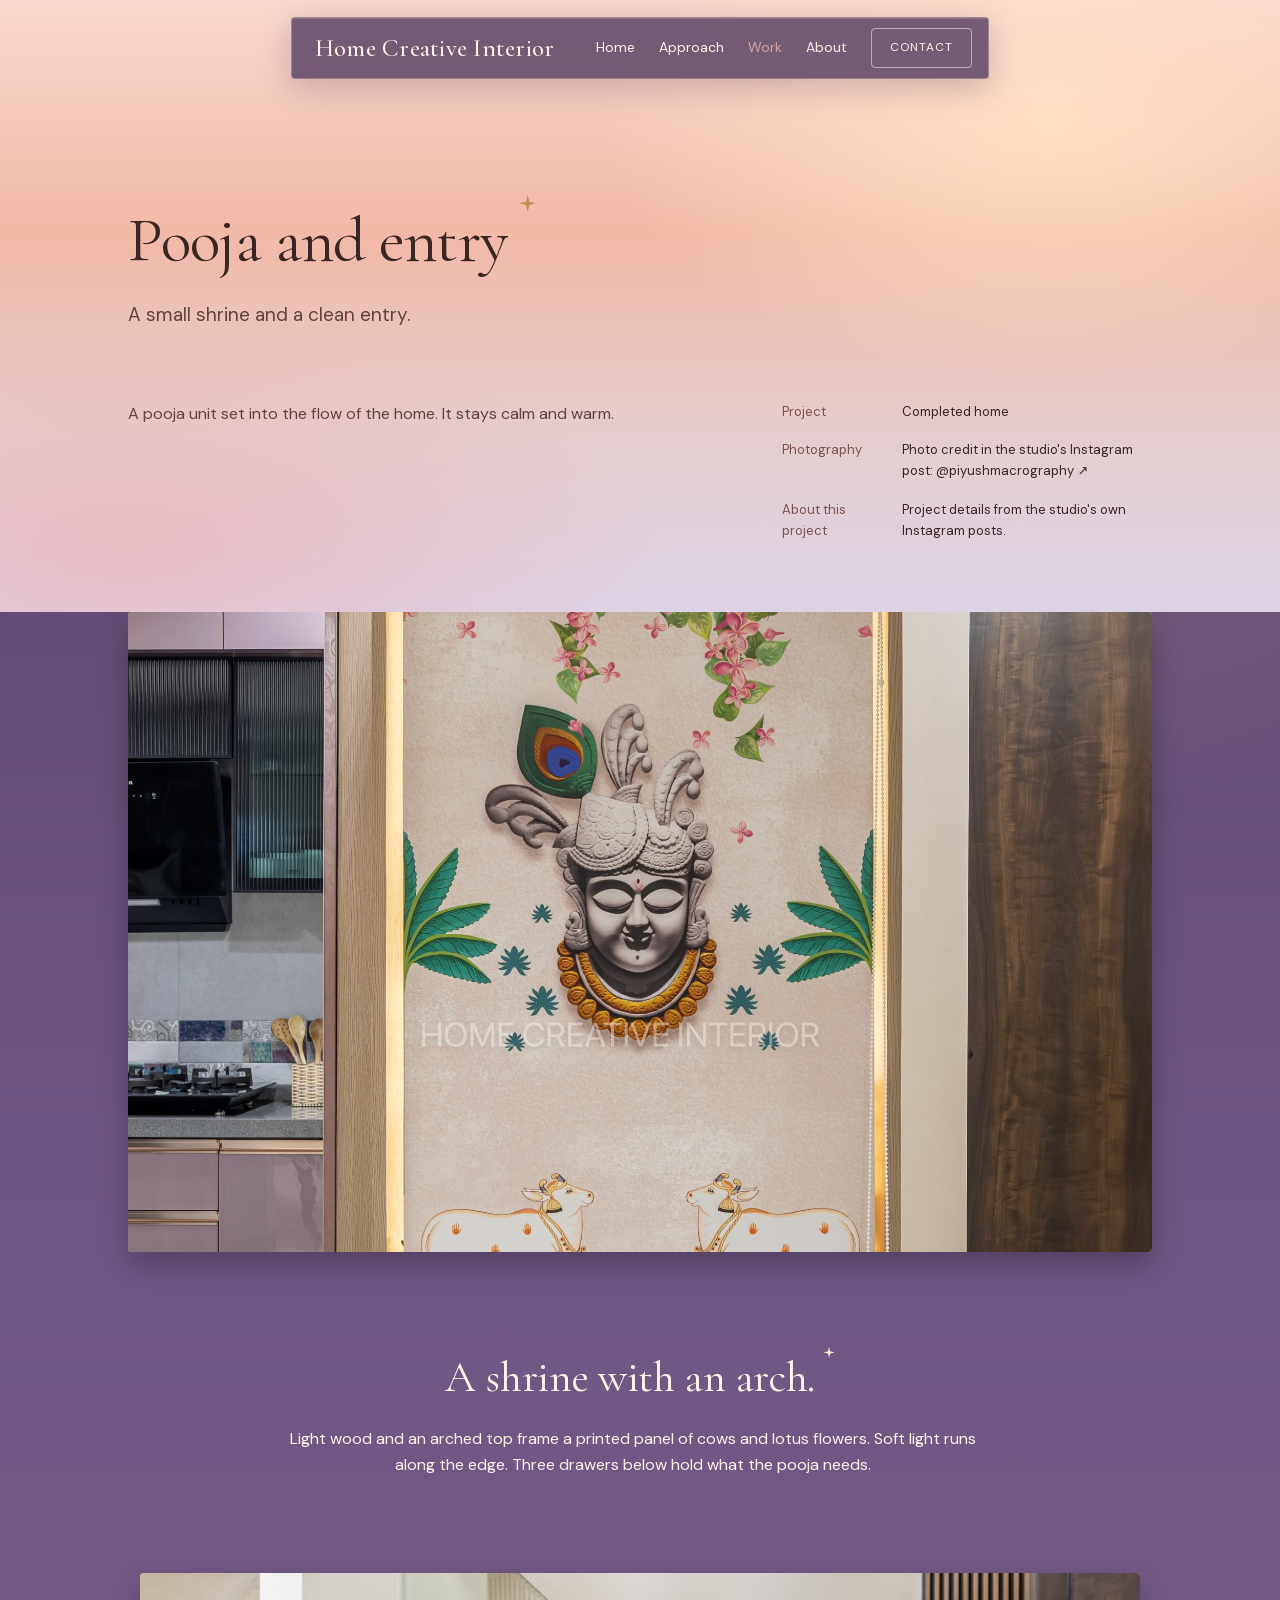
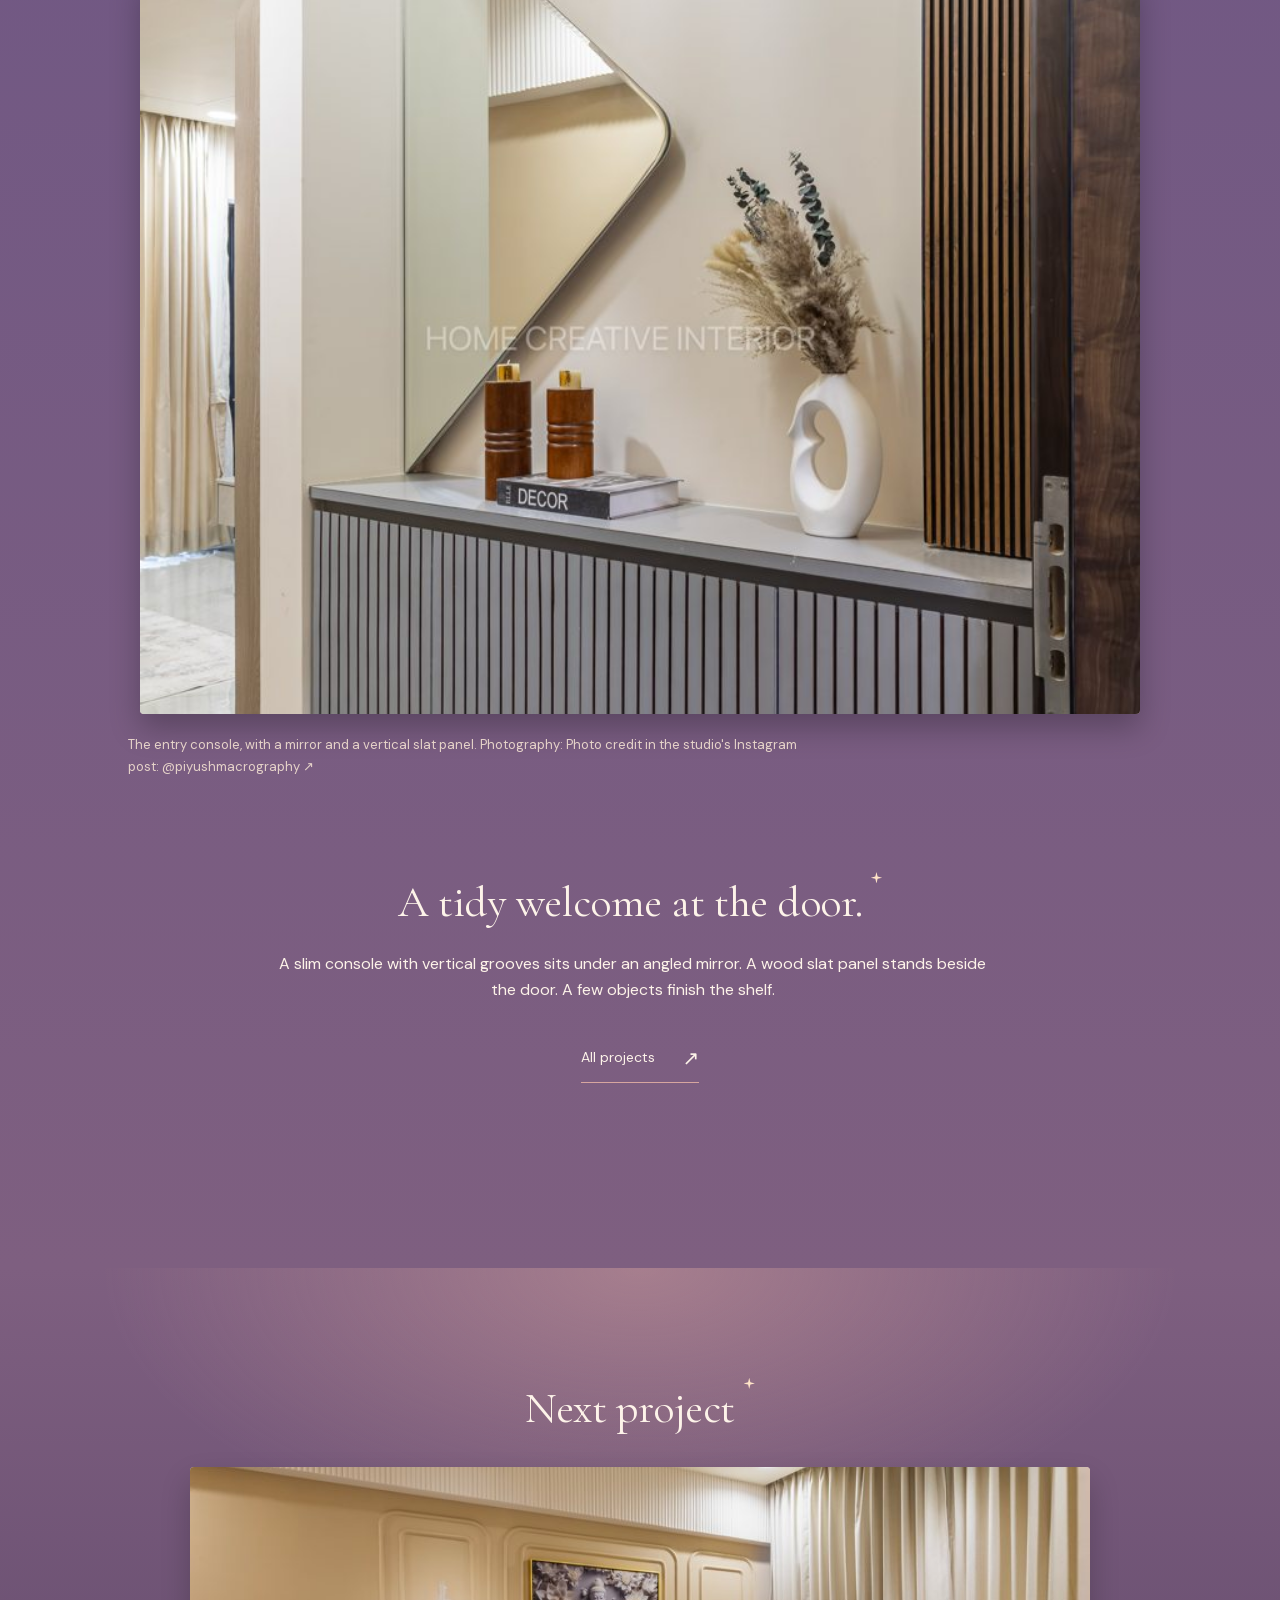
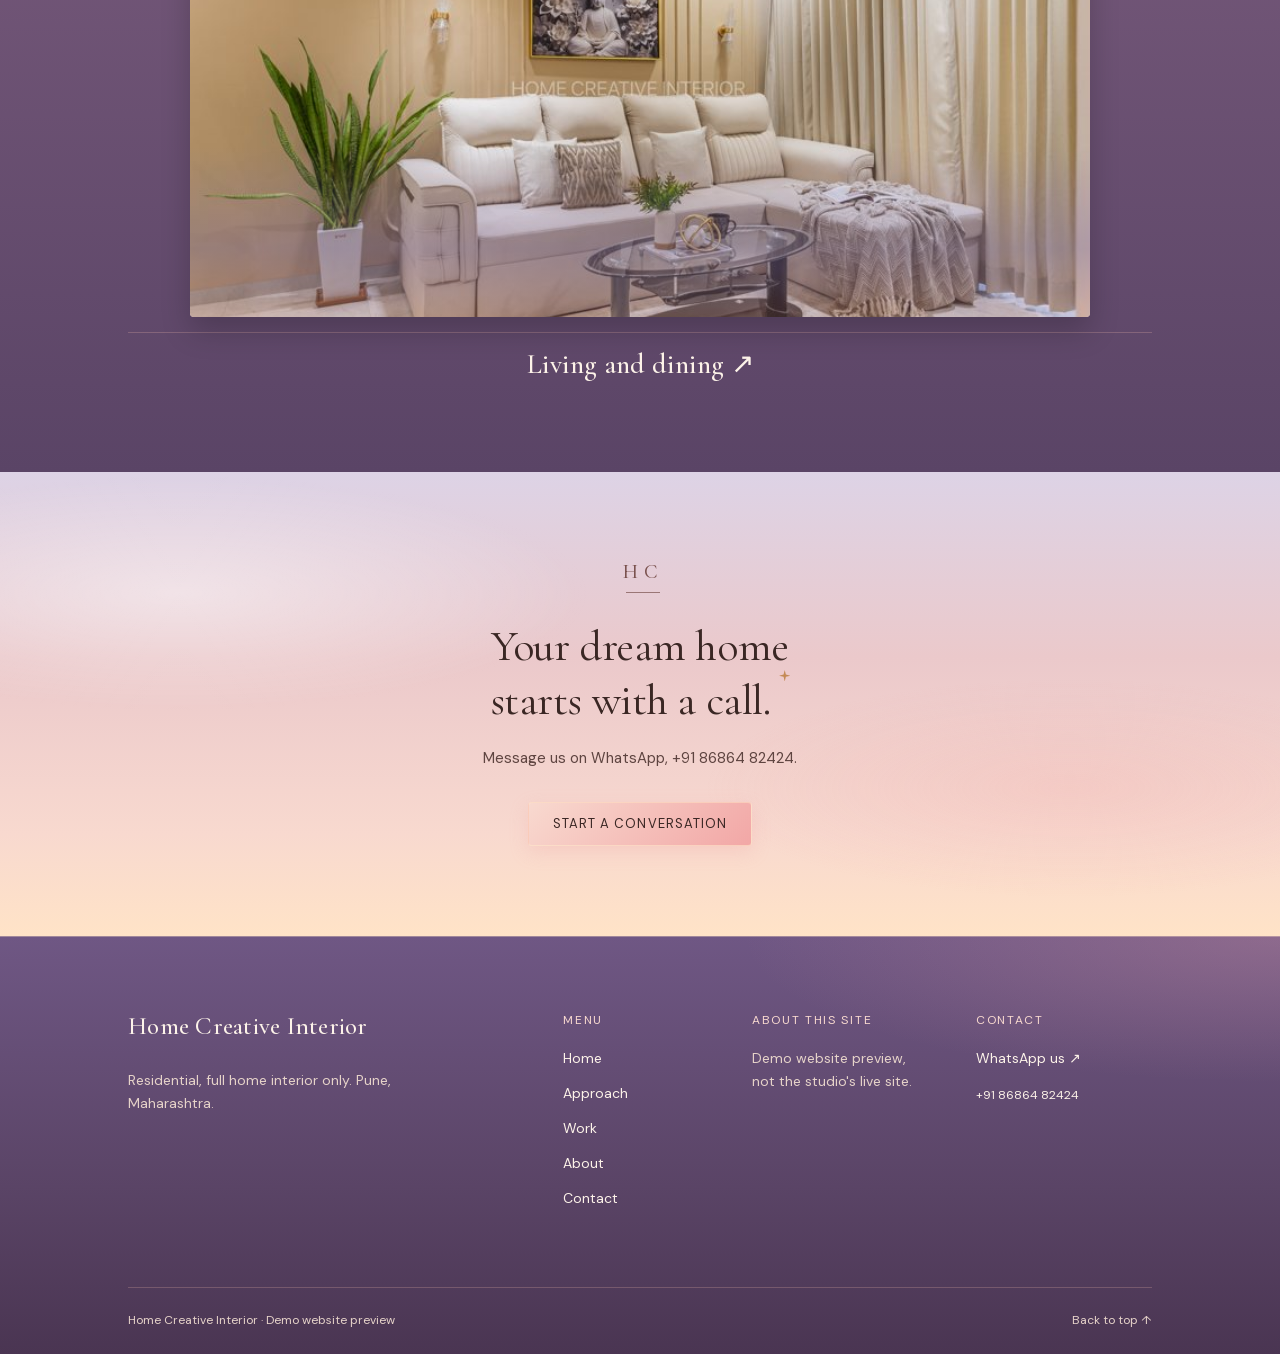
<file: puja-entry.html>
<!doctype html>
<html lang="en">
<head>
<meta charset="utf-8">
<meta name="viewport" content="width=device-width, initial-scale=1">
<meta name="description" content="A pooja unit set into the flow of the home. It stays calm and warm.">
<meta name="theme-color" content="#F7F0E8">
<title>Pooja and entry — Home Creative Interior</title>

<link rel="preload" href="assets/fonts/cormorant.woff2" as="font" type="font/woff2" crossorigin>
<link rel="preload" href="assets/fonts/dmsans.woff2" as="font" type="font/woff2" crossorigin>
<link rel="stylesheet" href="styles.css?v=62159fa158">
<link rel="stylesheet" href="sky.css">
<script src="site.js?v=e32b87c4c3" defer></script>
<script src="sky.js" defer></script>
</head>
<body class="page-interior page-project">
<a class="skip-link" href="#main-content">Skip to content</a>
<header class="site-header">
  <div class="header-inner">
    <a class="wordmark" href="index.html" aria-label="Home Creative Interior home">Home Creative Interior</a>
    <nav class="desktop-nav" aria-label="Main navigation">
      <a href="index.html">Home</a><a href="process.html">Approach</a><a href="work.html" aria-current="page">Work</a><a href="studio.html">About</a><a class="nav-contact" href="contact.html">Contact</a>
    </nav>
    <details class="mobile-menu">
      <summary aria-controls="mobile-navigation"><span class="menu-open-label">Menu</span><span class="menu-close-label">Close</span><span class="menu-lines" aria-hidden="true"></span></summary>
      <div class="menu-panel" id="mobile-navigation"><nav aria-label="Mobile navigation"><a href="index.html">Home</a><a href="process.html">Approach</a><a href="work.html" aria-current="page">Work</a><a href="studio.html">About</a><a href="contact.html">Contact</a></nav><p class="menu-note">Demo website preview, not the studio&#x27;s live site.</p></div>
    </details>
  </div>
</header>

<main id="main-content"><article class="surface-dark">
  <header class="fl-project-intro">
    <div class="fl-project-backdrop" aria-hidden="true"><img src="assets/rooms/puja-entry.jpg" srcset="assets/rooms/puja-entry-800.jpg 800w, assets/rooms/puja-entry.jpg 2000w" sizes="100vw" width="2000" height="2667" alt="Wood-toned pooja unit with an arched top, a printed shrine panel with cows and lotus flowers, and three drawers below, beside the kitchen" loading="eager" decoding="async" fetchpriority="high" style="object-position:50% 35%"></div>
    <div class="container">
      <div class="fl-project-heading">
        <h1 class="display" data-reveal="text">Pooja and entry</h1>
        <p class="body-large">A small shrine and a clean entry.</p>
      </div>
      <div class="fl-project-summary">
        <p>A pooja unit set into the flow of the home. It stays calm and warm.</p>
        <dl>
          <div><dt>Project</dt><dd>Completed home</dd></div>
          <div><dt>Photography</dt><dd><a href="https://www.instagram.com/home_creative_interior/">Photo credit in the studio&#x27;s Instagram post: @piyushmacrography <span aria-hidden="true">↗</span></a></dd></div>
          <div><dt>About this project</dt><dd>Project details from the studio's own Instagram posts.</dd></div>
        </dl>
      </div>
    </div>
  </header>
  <div class="container fl-project-gallery">
    <figure class="media-frame media-wide" data-reveal="image"><img src="assets/rooms/puja-entry.jpg" srcset="assets/rooms/puja-entry-800.jpg 800w, assets/rooms/puja-entry.jpg 2000w" sizes="100vw" width="2000" height="2667" alt="Wood-toned pooja unit with an arched top, a printed shrine panel with cows and lotus flowers, and three drawers below, beside the kitchen" loading="eager" decoding="async" fetchpriority="high" style="object-position:50% 35%"></figure>
    <section class="fl-project-story" aria-labelledby="story-title">
      <h2 id="story-title" class="heading" data-reveal="text">A shrine with an arch.</h2>
      <p>Light wood and an arched top frame a printed panel of cows and lotus flowers. Soft light runs along the edge. Three drawers below hold what the pooja needs.</p>
    </section>
    <figure>
      <div class="media-frame media-wide" data-reveal="image"><img src="assets/rooms/puja-entry-detail.jpg" srcset="assets/rooms/puja-entry-detail-800.jpg 800w, assets/rooms/puja-entry-detail.jpg 1600w" sizes="(max-width: 767px) calc(100vw - 44px), 50vw" width="1600" height="2133" alt="The entry console, with a mirror and a vertical slat panel." loading="lazy" decoding="async" style="object-position:50% 50%"></div>
      <figcaption>The entry console, with a mirror and a vertical slat panel. <a href="https://www.instagram.com/home_creative_interior/">Photography: Photo credit in the studio&#x27;s Instagram post: @piyushmacrography <span aria-hidden="true">↗</span></a></figcaption>
    </figure>
    <section class="fl-project-story" aria-labelledby="detail-title">
      <h2 id="detail-title" class="heading" data-reveal="text">A tidy welcome at the door.</h2>
      <p>A slim console with vertical grooves sits under an angled mirror. A wood slat panel stands beside the door. A few objects finish the shelf.</p>
      <a class="text-link" href="work.html">All projects <span aria-hidden="true">↗</span></a>
    </section>
  </div>
</article>
<section class="section surface-dark fl-next-project" aria-labelledby="next-title">
  <div class="container">
    <h2 id="next-title" class="heading">Next project</h2>
    <a class="project-card" href="living-dining.html">
      <div class="media-frame media-wide" data-reveal="image"><img src="assets/rooms/living-dining.jpg" srcset="assets/rooms/living-dining-800.jpg 800w, assets/rooms/living-dining.jpg 2000w" sizes="(max-width: 767px) calc(100vw - 44px), 50vw" width="2000" height="1333" alt="Cream sofa with a glass coffee table in front of a beige wall with moulded panels, a framed Buddha artwork and tall cream curtains" loading="lazy" decoding="async" style="object-position:50% 50%"></div>
      <div class="project-card__caption"><h3>Living and dining <span aria-hidden="true">↗</span></h3></div>
    </a>
  </div>
</section>
</main>
<section class="closing-cta surface-cream"><div class="container"><span class="studio-seal" aria-hidden="true">HC</span><h2 class="heading" data-reveal="text">Your dream home starts with a call.</h2><p>Message us on WhatsApp, +91 86864 82424.</p><a class="button-link button-dark" href="contact.html">Start a conversation</a></div></section>
<footer class="site-footer surface-dark"><div class="container"><div class="footer-grid"><div class="footer-brand"><a class="wordmark" href="index.html">Home Creative Interior</a><p>Residential, full home interior only. Pune, Maharashtra.</p></div><nav aria-label="Footer navigation"><h2>Menu</h2><a href="index.html">Home</a><a href="process.html">Approach</a><a href="work.html">Work</a><a href="studio.html">About</a><a href="contact.html">Contact</a></nav><div><h2>About this site</h2><p>Demo website preview, not the studio&#x27;s live site.</p></div><div><h2>Contact</h2><a href="https://wa.me/918686482424?text=Hi%2C%20I%20found%20your%20website%20and%20I%20would%20like%20to%20talk%20about%20a%20full%20home%20interior.">WhatsApp us <span aria-hidden="true">↗</span></a><a class="footer-phone" href="https://wa.me/918686482424?text=Hi%2C%20I%20found%20your%20website%20and%20I%20would%20like%20to%20talk%20about%20a%20full%20home%20interior.">+91 86864 82424</a></div></div><div class="footer-bottom"><p>Home Creative Interior · Demo website preview</p><a href="#main-content">Back to top ↑</a></div></div></footer>

</body>
</html>
</file>
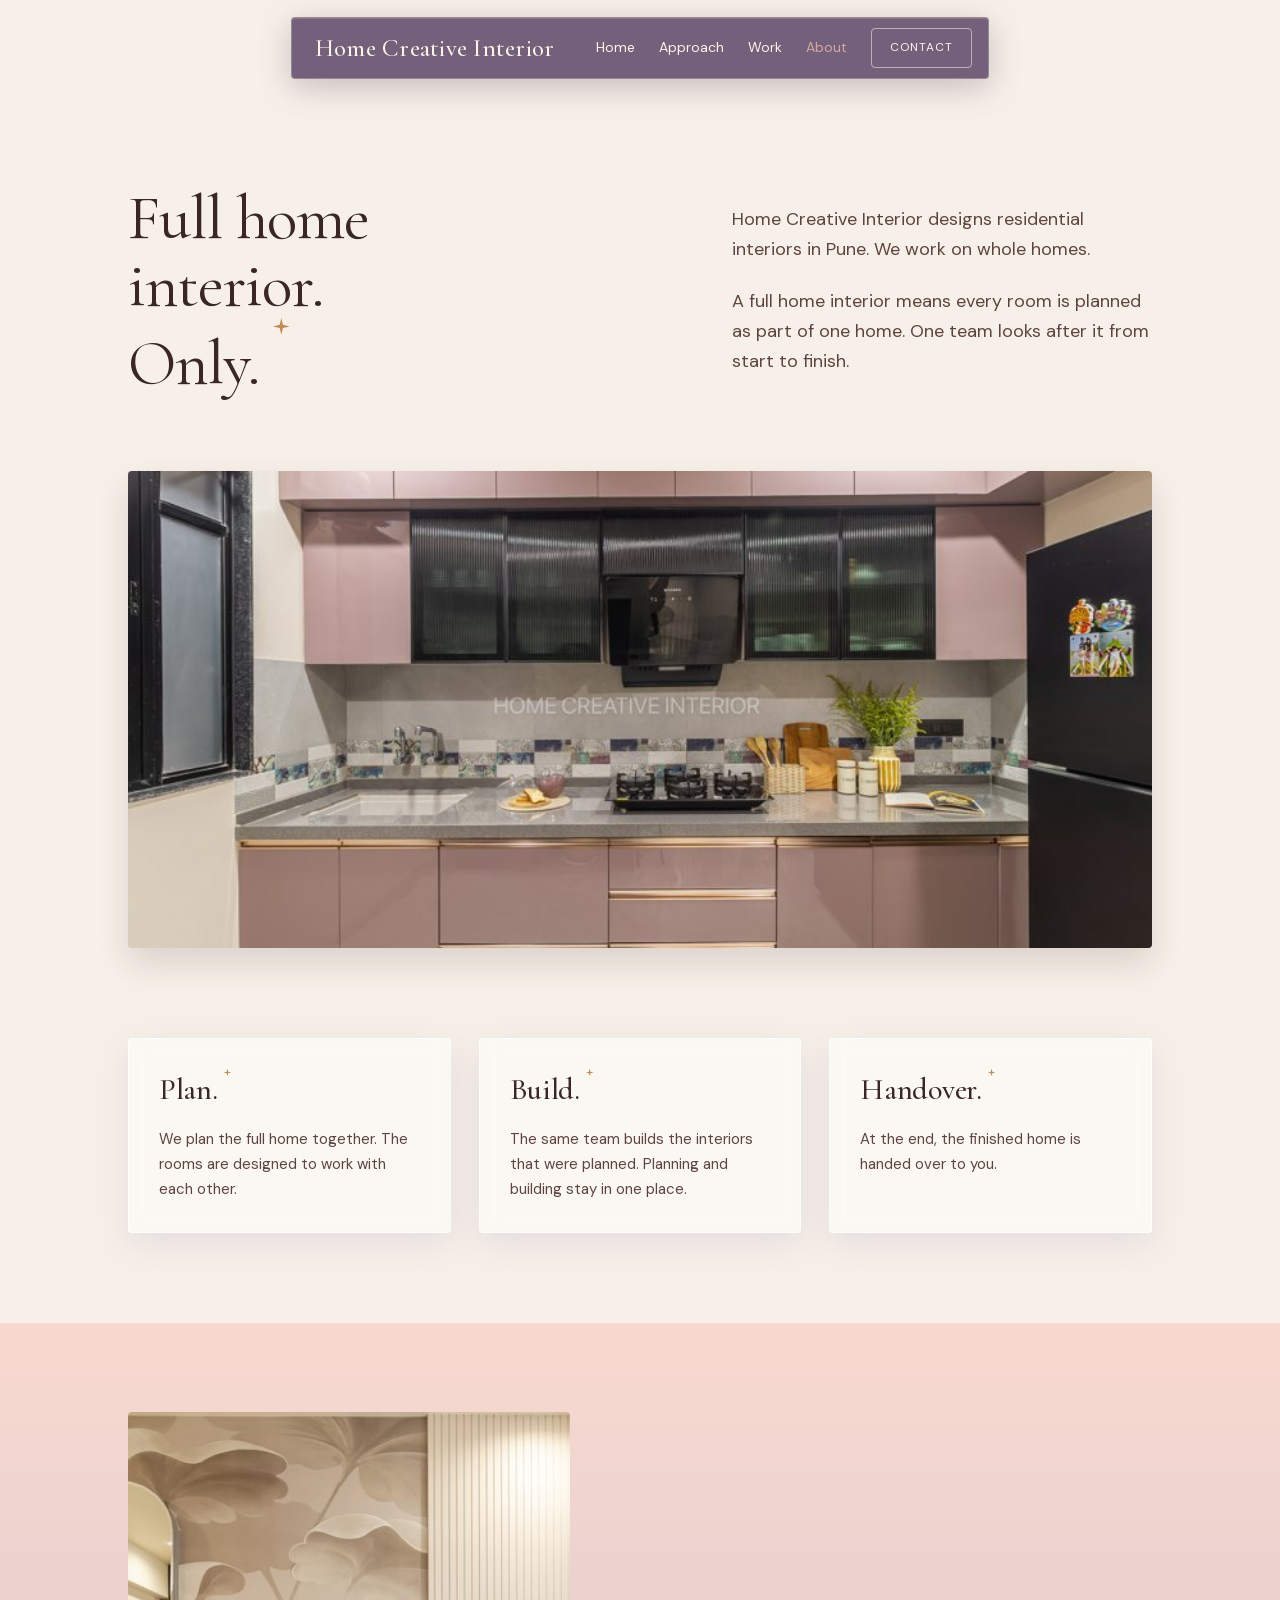
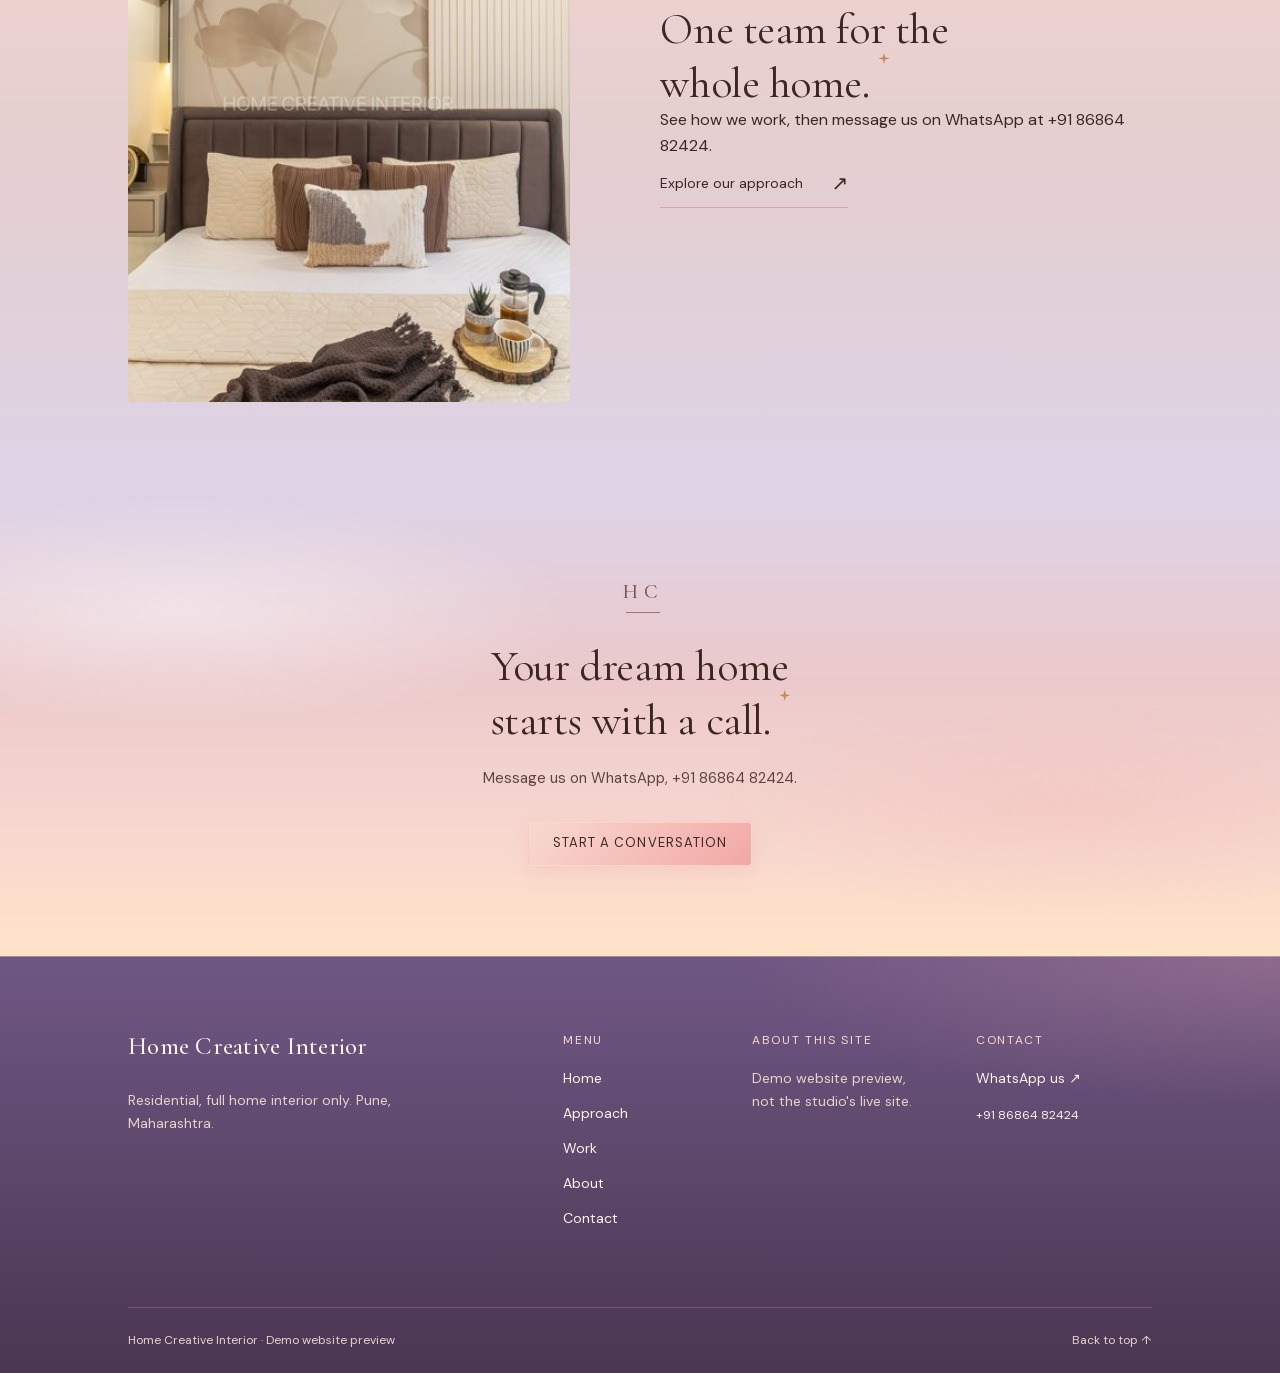
<file: studio.html>
<!doctype html>
<html lang="en">
<head>
<meta charset="utf-8">
<meta name="viewport" content="width=device-width, initial-scale=1">
<meta name="description" content="Full home interiors in Pune. One team plans, builds and hands over your whole home. Demo website preview, not the studio&#x27;s live site.">
<meta name="theme-color" content="#F7F0E8">
<title>The studio — Home Creative Interior</title>

<link rel="preload" href="assets/fonts/cormorant.woff2" as="font" type="font/woff2" crossorigin>
<link rel="preload" href="assets/fonts/dmsans.woff2" as="font" type="font/woff2" crossorigin>
<link rel="stylesheet" href="styles.css?v=62159fa158">
<link rel="stylesheet" href="sky.css">
<script src="site.js?v=e32b87c4c3" defer></script>
<script src="sky.js" defer></script>
</head>
<body class="page-interior page-studio">
<a class="skip-link" href="#main-content">Skip to content</a>
<header class="site-header">
  <div class="header-inner">
    <a class="wordmark" href="index.html" aria-label="Home Creative Interior home">Home Creative Interior</a>
    <nav class="desktop-nav" aria-label="Main navigation">
      <a href="index.html">Home</a><a href="process.html">Approach</a><a href="work.html">Work</a><a href="studio.html" aria-current="page">About</a><a class="nav-contact" href="contact.html">Contact</a>
    </nav>
    <details class="mobile-menu">
      <summary aria-controls="mobile-navigation"><span class="menu-open-label">Menu</span><span class="menu-close-label">Close</span><span class="menu-lines" aria-hidden="true"></span></summary>
      <div class="menu-panel" id="mobile-navigation"><nav aria-label="Mobile navigation"><a href="index.html">Home</a><a href="process.html">Approach</a><a href="work.html">Work</a><a href="studio.html" aria-current="page">About</a><a href="contact.html">Contact</a></nav><p class="menu-note">Demo website preview, not the studio&#x27;s live site.</p></div>
    </details>
  </div>
</header>

<main id="main-content"><section class="surface-cream" aria-labelledby="studio-title">
  <div class="container">
    <div class="fl-about-intro">
      <h1 id="studio-title" class="display" data-reveal="text">Full home interior. Only.</h1>
      <div><p class="body-large">Home Creative Interior designs residential interiors in Pune. We work on whole homes.</p><p>A full home interior means every room is planned as part of one home. One team looks after it from start to finish.</p></div>
    </div>
    <div class="fl-about-image media-frame media-wide" data-reveal="image"><img src="assets/rooms/kitchen.jpg" srcset="assets/rooms/kitchen-800.jpg 800w, assets/rooms/kitchen.jpg 2000w" sizes="(max-width: 767px) calc(100vw - 44px), 50vw" width="2000" height="1333" alt="Straight kitchen with glossy pink-mauve cabinets, copper handle lines, ribbed black glass wall units, a grey worktop and a black fridge" loading="lazy" decoding="async" style="object-position:50% 50%"></div>
    <div class="fl-principles section">
      <article id="light" class="fl-principle">
        <h2 class="heading" data-reveal="text">Plan.</h2>
        <p>We plan the full home together. The rooms are designed to work with each other.</p>
      </article>
      <article id="texture" class="fl-principle">
        <h2 class="heading" data-reveal="text">Build.</h2>
        <p>The same team builds the interiors that were planned. Planning and building stay in one place.</p>
      </article>
      <article id="proportion" class="fl-principle">
        <h2 class="heading" data-reveal="text">Handover.</h2>
        <p>At the end, the finished home is handed over to you.</p>
      </article>
    </div>
  </div>
</section>
<section class="section surface-forest" aria-labelledby="studio-statement-title">
  <div class="container origin-layout">
    <div class="media-frame media-portrait" data-reveal="image"><img src="assets/rooms/master-bedroom.jpg" srcset="assets/rooms/master-bedroom-800.jpg 800w, assets/rooms/master-bedroom.jpg 2000w" sizes="(max-width: 767px) calc(100vw - 44px), 50vw" width="2000" height="1333" alt="Bedroom with an upholstered mauve headboard, cream bedding, a large leaf mural, fluted panelling, an arched mirror and a wooden door" loading="lazy" decoding="async" style="object-position:50% 45%"></div>
    <div>
      <h2 id="studio-statement-title" class="heading" data-reveal="text">One team for the whole home.</h2>
      <p>See how we work, then message us on WhatsApp at +91 86864 82424.</p>
      <a class="text-link" href="process.html">Explore our approach <span aria-hidden="true">↗</span></a>
    </div>
  </div>
</section>
</main>
<section class="closing-cta surface-cream"><div class="container"><span class="studio-seal" aria-hidden="true">HC</span><h2 class="heading" data-reveal="text">Your dream home starts with a call.</h2><p>Message us on WhatsApp, +91 86864 82424.</p><a class="button-link button-dark" href="contact.html">Start a conversation</a></div></section>
<footer class="site-footer surface-dark"><div class="container"><div class="footer-grid"><div class="footer-brand"><a class="wordmark" href="index.html">Home Creative Interior</a><p>Residential, full home interior only. Pune, Maharashtra.</p></div><nav aria-label="Footer navigation"><h2>Menu</h2><a href="index.html">Home</a><a href="process.html">Approach</a><a href="work.html">Work</a><a href="studio.html">About</a><a href="contact.html">Contact</a></nav><div><h2>About this site</h2><p>Demo website preview, not the studio&#x27;s live site.</p></div><div><h2>Contact</h2><a href="https://wa.me/918686482424?text=Hi%2C%20I%20found%20your%20website%20and%20I%20would%20like%20to%20talk%20about%20a%20full%20home%20interior.">WhatsApp us <span aria-hidden="true">↗</span></a><a class="footer-phone" href="https://wa.me/918686482424?text=Hi%2C%20I%20found%20your%20website%20and%20I%20would%20like%20to%20talk%20about%20a%20full%20home%20interior.">+91 86864 82424</a></div></div><div class="footer-bottom"><p>Home Creative Interior · Demo website preview</p><a href="#main-content">Back to top ↑</a></div></div></footer>

</body>
</html>
</file>
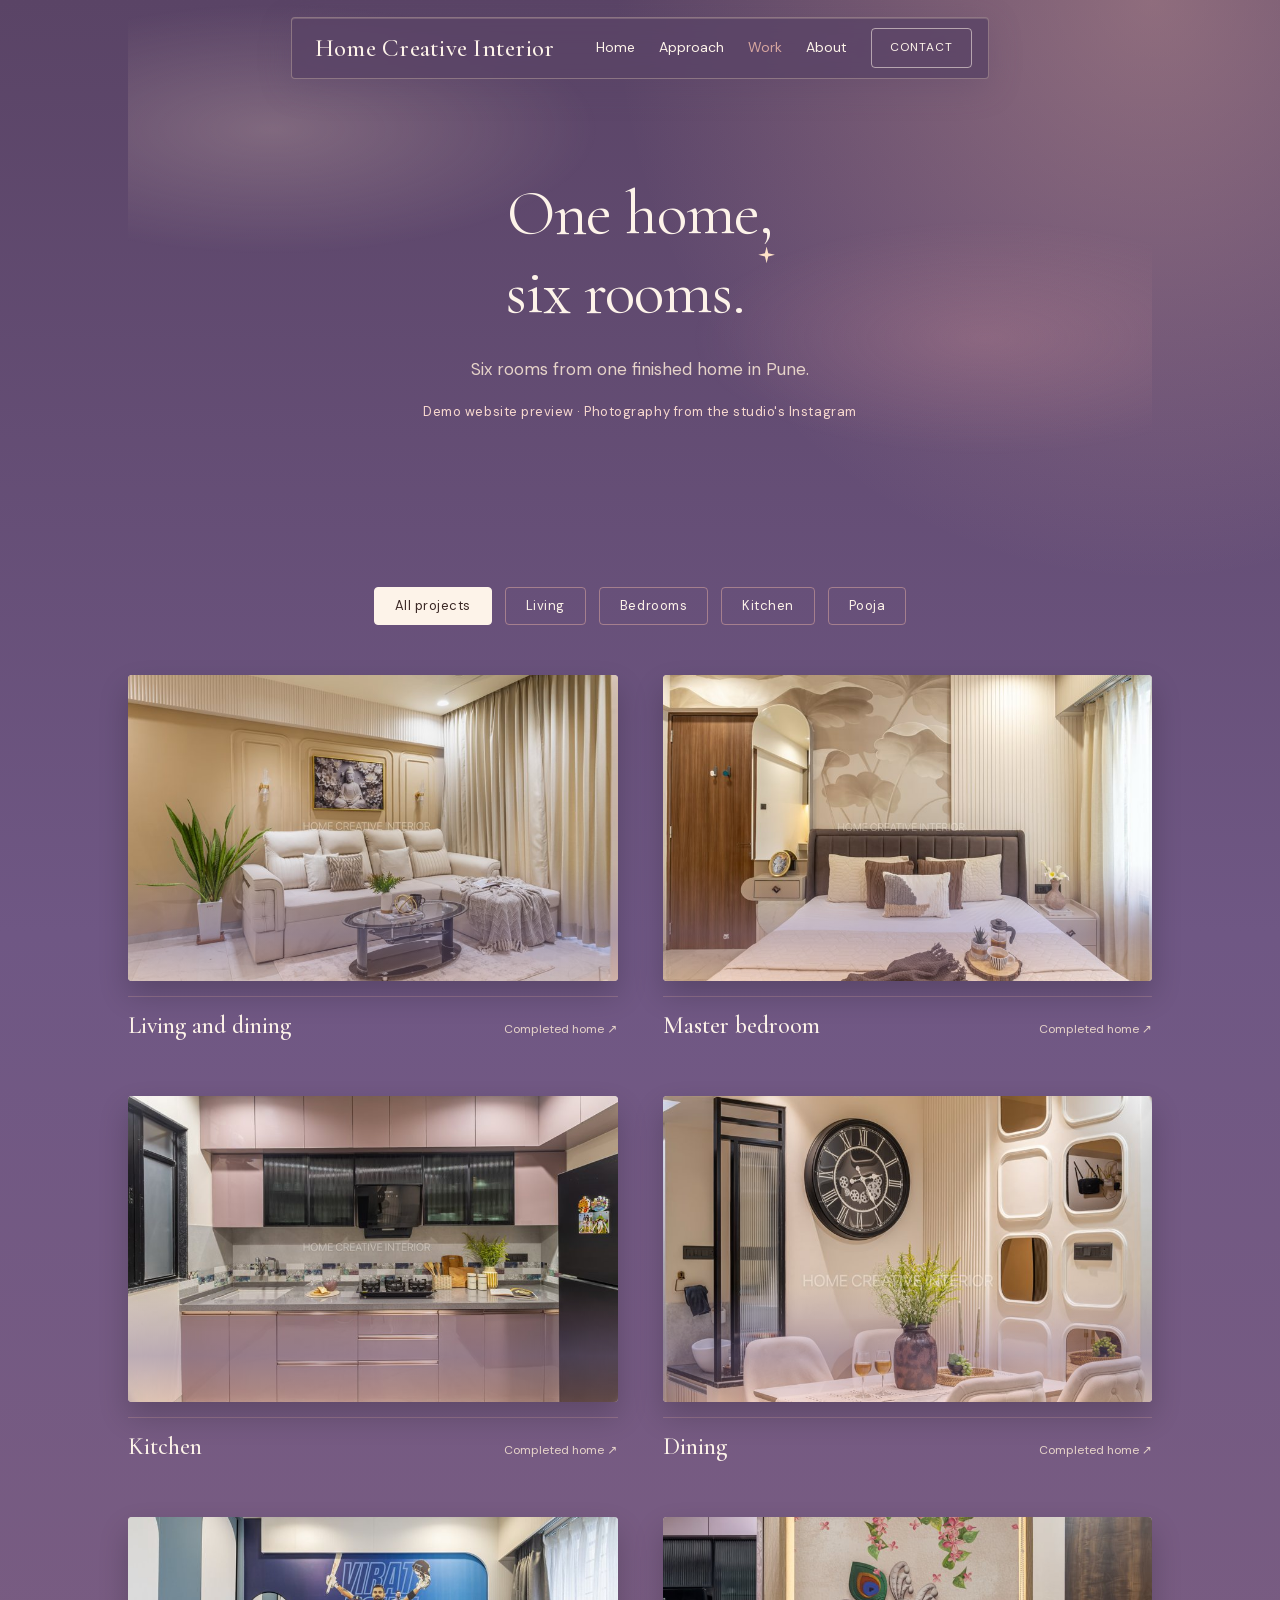
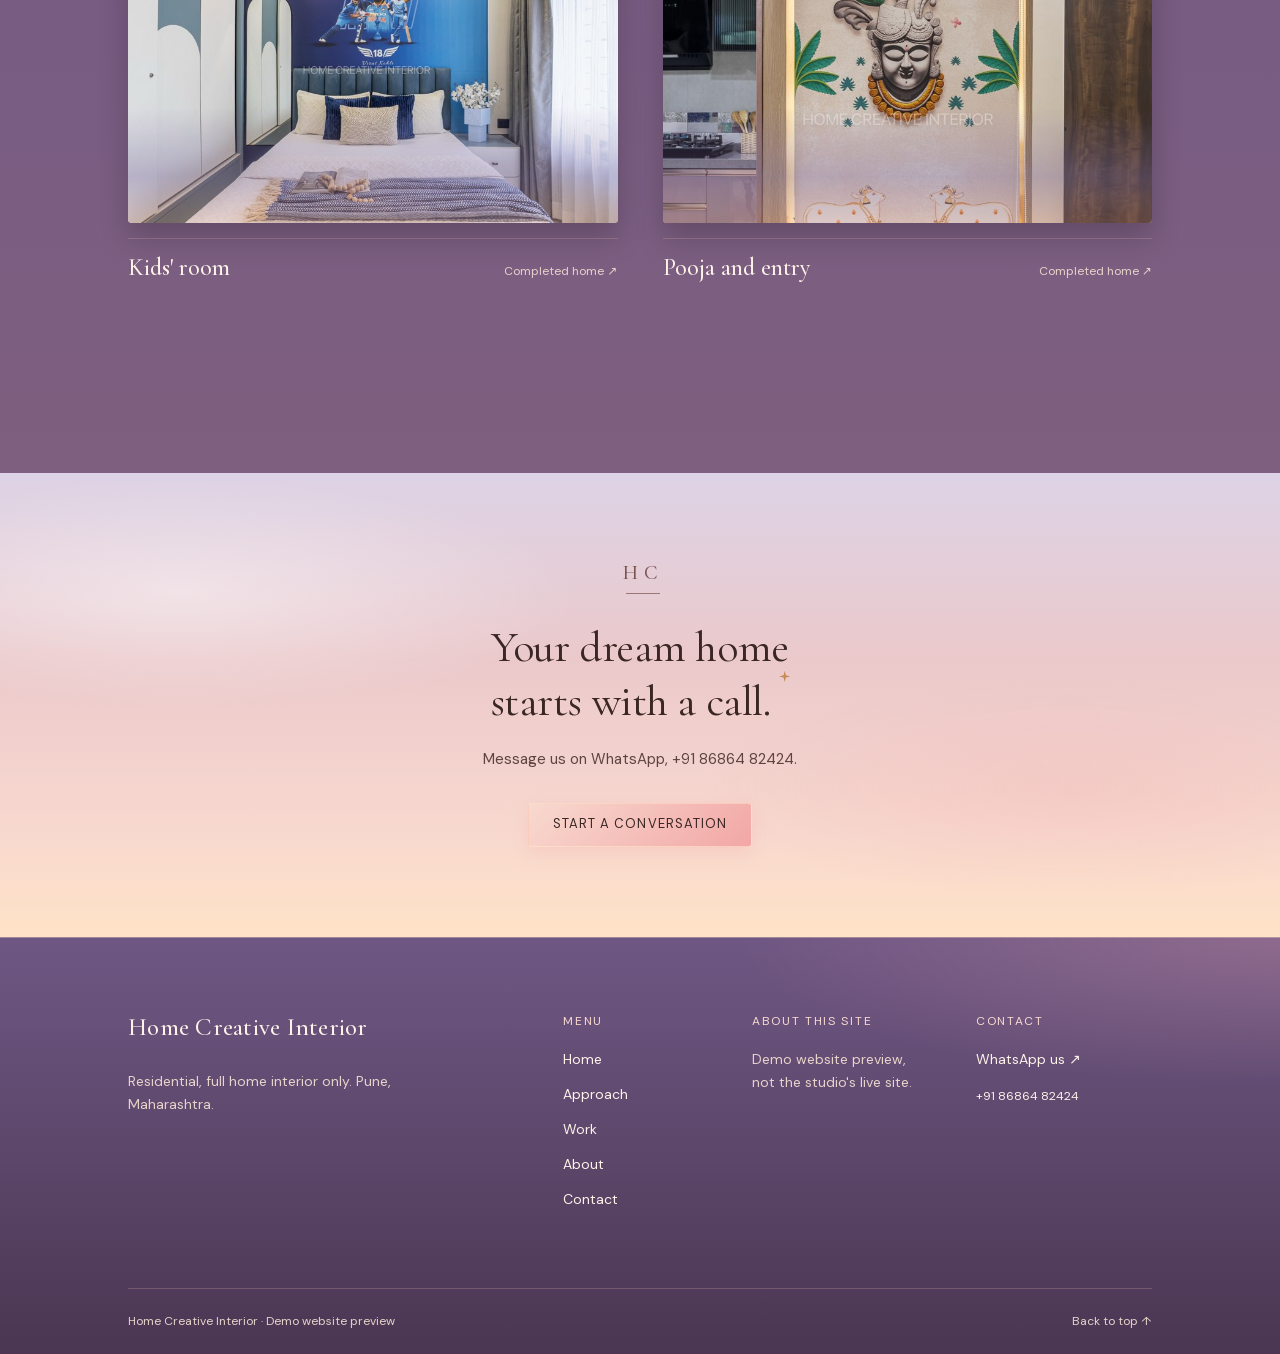
<file: work.html>
<!doctype html>
<html lang="en">
<head>
<meta charset="utf-8">
<meta name="viewport" content="width=device-width, initial-scale=1">
<meta name="description" content="Full home interiors in Pune. One team plans, builds and hands over your whole home. Demo website preview, not the studio&#x27;s live site.">
<meta name="theme-color" content="#F7F0E8">
<title>Our homes — Home Creative Interior</title>

<link rel="preload" href="assets/fonts/cormorant.woff2" as="font" type="font/woff2" crossorigin>
<link rel="preload" href="assets/fonts/dmsans.woff2" as="font" type="font/woff2" crossorigin>
<link rel="stylesheet" href="styles.css?v=62159fa158">
<link rel="stylesheet" href="sky.css">
<script src="site.js?v=e32b87c4c3" defer></script>
<script src="sky.js" defer></script>
</head>
<body class="page-interior page-work">
<a class="skip-link" href="#main-content">Skip to content</a>
<header class="site-header">
  <div class="header-inner">
    <a class="wordmark" href="index.html" aria-label="Home Creative Interior home">Home Creative Interior</a>
    <nav class="desktop-nav" aria-label="Main navigation">
      <a href="index.html">Home</a><a href="process.html">Approach</a><a href="work.html" aria-current="page">Work</a><a href="studio.html">About</a><a class="nav-contact" href="contact.html">Contact</a>
    </nav>
    <details class="mobile-menu">
      <summary aria-controls="mobile-navigation"><span class="menu-open-label">Menu</span><span class="menu-close-label">Close</span><span class="menu-lines" aria-hidden="true"></span></summary>
      <div class="menu-panel" id="mobile-navigation"><nav aria-label="Mobile navigation"><a href="index.html">Home</a><a href="process.html">Approach</a><a href="work.html" aria-current="page">Work</a><a href="studio.html">About</a><a href="contact.html">Contact</a></nav><p class="menu-note">Demo website preview, not the studio&#x27;s live site.</p></div>
    </details>
  </div>
</header>

<main id="main-content"><div class="surface-dark" data-work>
  <section class="fl-page-intro container" aria-labelledby="work-title">
    <h1 id="work-title" class="display" data-reveal="text">One home, six rooms.</h1>
    <p class="page-lead">Six rooms from one finished home in Pune.</p>
    <p class="eyebrow">Demo website preview · Photography from the studio&#x27;s Instagram</p>
  </section>
  <section id="projects" class="container section" aria-label="Selected projects">
    <nav class="fl-work-filters" aria-label="Project category">
      <a href="work.html?category=all#projects" data-work-category-filter="all" aria-current="true">All projects</a>
      <a href="work.html?category=Living#projects" data-work-category-filter="Living">Living</a>
<a href="work.html?category=Bedrooms#projects" data-work-category-filter="Bedrooms">Bedrooms</a>
<a href="work.html?category=Kitchen#projects" data-work-category-filter="Kitchen">Kitchen</a>
<a href="work.html?category=Pooja#projects" data-work-category-filter="Pooja">Pooja</a>
    </nav>
    <div class="fl-work-grid"><a class="project-card" data-work-project data-category="Living" href="living-dining.html"><div class="media-frame" data-reveal="image"><img src="assets/rooms/living-dining.jpg" srcset="assets/rooms/living-dining-800.jpg 800w, assets/rooms/living-dining.jpg 2000w" sizes="(max-width: 767px) calc(100vw - 44px), 50vw" width="2000" height="1333" alt="Cream sofa with a glass coffee table in front of a beige wall with moulded panels, a framed Buddha artwork and tall cream curtains" loading="lazy" decoding="async" style="object-position:50% 50%"></div><div class="project-card__caption"><h3>Living and dining</h3><span>Completed home <span aria-hidden="true">↗</span></span></div></a>
<a class="project-card" data-work-project data-category="Bedrooms" href="master-bedroom.html"><div class="media-frame" data-reveal="image"><img src="assets/rooms/master-bedroom.jpg" srcset="assets/rooms/master-bedroom-800.jpg 800w, assets/rooms/master-bedroom.jpg 2000w" sizes="(max-width: 767px) calc(100vw - 44px), 50vw" width="2000" height="1333" alt="Bedroom with an upholstered mauve headboard, cream bedding, a large leaf mural, fluted panelling, an arched mirror and a wooden door" loading="lazy" decoding="async" style="object-position:50% 45%"></div><div class="project-card__caption"><h3>Master bedroom</h3><span>Completed home <span aria-hidden="true">↗</span></span></div></a>
<a class="project-card" data-work-project data-category="Kitchen" href="kitchen.html"><div class="media-frame" data-reveal="image"><img src="assets/rooms/kitchen.jpg" srcset="assets/rooms/kitchen-800.jpg 800w, assets/rooms/kitchen.jpg 2000w" sizes="(max-width: 767px) calc(100vw - 44px), 50vw" width="2000" height="1333" alt="Straight kitchen with glossy pink-mauve cabinets, copper handle lines, ribbed black glass wall units, a grey worktop and a black fridge" loading="lazy" decoding="async" style="object-position:50% 50%"></div><div class="project-card__caption"><h3>Kitchen</h3><span>Completed home <span aria-hidden="true">↗</span></span></div></a>
<a class="project-card" data-work-project data-category="Living" href="dining.html"><div class="media-frame" data-reveal="image"><img src="assets/rooms/dining.jpg" srcset="assets/rooms/dining-800.jpg 800w, assets/rooms/dining.jpg 2000w" sizes="(max-width: 767px) calc(100vw - 44px), 50vw" width="2000" height="2667" alt="Four-seat dining table with cream tufted chairs, a round wall clock, a gold ceiling light, a panelled ceiling and a wall of rounded mirror niches" loading="lazy" decoding="async" style="object-position:50% 40%"></div><div class="project-card__caption"><h3>Dining</h3><span>Completed home <span aria-hidden="true">↗</span></span></div></a>
<a class="project-card" data-work-project data-category="Bedrooms" href="kids-room.html"><div class="media-frame" data-reveal="image"><img src="assets/rooms/kids-room.jpg" srcset="assets/rooms/kids-room-800.jpg 800w, assets/rooms/kids-room.jpg 2000w" sizes="(max-width: 767px) calc(100vw - 44px), 50vw" width="2000" height="1333" alt="Bedroom with a deep blue wall and a printed cricket artwork, a blue upholstered headboard, navy cushions, an arched mirror and sheer curtains" loading="lazy" decoding="async" style="object-position:50% 40%"></div><div class="project-card__caption"><h3>Kids&#x27; room</h3><span>Completed home <span aria-hidden="true">↗</span></span></div></a>
<a class="project-card" data-work-project data-category="Pooja" href="puja-entry.html"><div class="media-frame" data-reveal="image"><img src="assets/rooms/puja-entry.jpg" srcset="assets/rooms/puja-entry-800.jpg 800w, assets/rooms/puja-entry.jpg 2000w" sizes="(max-width: 767px) calc(100vw - 44px), 50vw" width="2000" height="2667" alt="Wood-toned pooja unit with an arched top, a printed shrine panel with cows and lotus flowers, and three drawers below, beside the kitchen" loading="lazy" decoding="async" style="object-position:50% 35%"></div><div class="project-card__caption"><h3>Pooja and entry</h3><span>Completed home <span aria-hidden="true">↗</span></span></div></a></div>
  </section>
</div>
</main>
<section class="closing-cta surface-cream"><div class="container"><span class="studio-seal" aria-hidden="true">HC</span><h2 class="heading" data-reveal="text">Your dream home starts with a call.</h2><p>Message us on WhatsApp, +91 86864 82424.</p><a class="button-link button-dark" href="contact.html">Start a conversation</a></div></section>
<footer class="site-footer surface-dark"><div class="container"><div class="footer-grid"><div class="footer-brand"><a class="wordmark" href="index.html">Home Creative Interior</a><p>Residential, full home interior only. Pune, Maharashtra.</p></div><nav aria-label="Footer navigation"><h2>Menu</h2><a href="index.html">Home</a><a href="process.html">Approach</a><a href="work.html">Work</a><a href="studio.html">About</a><a href="contact.html">Contact</a></nav><div><h2>About this site</h2><p>Demo website preview, not the studio&#x27;s live site.</p></div><div><h2>Contact</h2><a href="https://wa.me/918686482424?text=Hi%2C%20I%20found%20your%20website%20and%20I%20would%20like%20to%20talk%20about%20a%20full%20home%20interior.">WhatsApp us <span aria-hidden="true">↗</span></a><a class="footer-phone" href="https://wa.me/918686482424?text=Hi%2C%20I%20found%20your%20website%20and%20I%20would%20like%20to%20talk%20about%20a%20full%20home%20interior.">+91 86864 82424</a></div></div><div class="footer-bottom"><p>Home Creative Interior · Demo website preview</p><a href="#main-content">Back to top ↑</a></div></div></footer>

</body>
</html>
</file>
<file: styles.css>
@font-face{font-family:"Cormorant Garamond";src:url("assets/fonts/cormorant.woff2") format("woff2");font-weight:300 700;font-style:normal;font-display:swap}
@font-face{font-family:"Cormorant Garamond";src:url("assets/fonts/cormorant-italic.woff2") format("woff2");font-weight:300 700;font-style:italic;font-display:swap}
@font-face{font-family:"Pinyon Script";src:url("assets/fonts/pinyon.woff2") format("woff2");font-weight:400;font-style:normal;font-display:swap}
@font-face{font-family:"DM Sans";src:url("assets/fonts/dmsans.woff2") format("woff2");font-weight:100 1000;font-style:normal;font-display:swap}

:root{--cream:#FDF3E9;--paper:#F7F0E8;--blush:#E4CECF;--rose:#D7A69F;--mauve:#B09191;--deep:#7A524E;--taupe:#CEAA98;--ink:#3A2724;--soft:#5E4440;--dark:#3A2724;--dark-2:#4A312E;--cream-soft:#E6D3C9;
--serif:"Cormorant Garamond",Georgia,"Times New Roman",serif;--script:"Pinyon Script","Snell Roundhand",cursive;--sans:"DM Sans",system-ui,Arial,sans-serif;--radius:4px;--ease:cubic-bezier(.2,.7,.2,1);color-scheme:light}
*{box-sizing:border-box}html{scroll-behavior:smooth;scroll-padding-top:110px}
body{margin:0;background:var(--cream);color:var(--ink);font:400 16px/1.65 var(--sans);-webkit-font-smoothing:antialiased}
body.menu-is-open{overflow:hidden}
img{display:block;width:100%;height:auto}svg{display:block;max-width:100%}
h1,h2,h3,p,figure{margin:0}h1,h2,h3{font-weight:400}h1,h2{text-wrap:balance}p{max-width:65ch}
a{color:inherit;text-decoration:none}button,summary{font:inherit;color:inherit}
button,a,summary{-webkit-tap-highlight-color:transparent}
a:focus-visible,button:focus-visible,summary:focus-visible,[tabindex]:focus-visible{outline:2px solid currentColor;outline-offset:5px}
::selection{background:var(--deep);color:var(--cream)}
[hidden]{display:none!important}
.container{width:80%;max-width:1380px;margin-inline:auto}
.section{padding-block:clamp(80px,7vw,120px)}
.surface-cream{background:var(--paper);color:var(--ink);color-scheme:light}
.surface-dark{background:var(--dark);color:var(--cream);color-scheme:dark}
.surface-forest{background:var(--blush);color:var(--ink);color-scheme:light}
.surface-rust{background:var(--deep);color:var(--cream)}
.display{font:500 clamp(46px,5vw,86px)/1.04 var(--serif);letter-spacing:-.015em}
.heading{font:500 clamp(36px,3.4vw,58px)/1.08 var(--serif);letter-spacing:-.01em}
.body-large{font-size:clamp(18px,1.5vw,21px);line-height:1.6}
.measure{max-width:42rem}
.eyebrow{font-size:13px;letter-spacing:.04em}
.text-link{display:inline-flex;align-items:center;justify-content:space-between;gap:28px;min-height:44px;padding-block:9px;border-bottom:1px solid var(--rose);font-size:14px;line-height:1.5}
.text-link span{font-size:20px;transition:transform .25s}
.text-link:hover span{transform:translate(2px,-2px)}
.button-link{display:inline-flex;align-items:center;justify-content:center;min-height:44px;padding:11px 24px;border-radius:var(--radius);background:var(--deep);color:var(--cream);border:1px solid var(--deep);font-size:13px;line-height:1.3;letter-spacing:.08em;text-transform:uppercase;box-shadow:0 8px 20px rgb(58 39 36 / .14);transition:background .25s,transform .25s,box-shadow .25s}
.button-link:hover{background:var(--dark);border-color:var(--dark);transform:translateY(-2px);box-shadow:0 12px 26px rgb(58 39 36 / .22)}
.button-dark{background:var(--dark);border-color:var(--dark)}
.button-dark:hover{background:var(--deep);border-color:var(--deep)}
.surface-dark .button-link{background:var(--cream);color:var(--ink);border-color:var(--cream)}
.surface-dark .button-link:hover{background:var(--blush);border-color:var(--blush)}
.media-frame{overflow:hidden;border-radius:var(--radius);aspect-ratio:4/3;background:var(--blush)}
.media-frame img{width:100%;height:100%;object-fit:cover}
.media-portrait{aspect-ratio:3/4}.media-square{aspect-ratio:1}.media-wide{aspect-ratio:16/9}
.skip-link{position:fixed;top:12px;left:20px;z-index:40;padding:12px 20px;background:var(--cream);color:var(--ink);transform:translateY(-160%)}
.skip-link:focus{transform:none}

/* Header 20, menu 21, summary 22, skip link 40. Translucent mauve pill reads on sky and on paper. */
.site-header{position:fixed;inset:17px 0 auto;z-index:20;pointer-events:none;color:var(--cream)}
.header-inner{width:max-content;max-width:calc(100% - 32px);min-height:62px;margin:auto;padding:8px 16px 8px 23px;display:flex;align-items:center;gap:42px;background:rgb(74 49 46 / .78);-webkit-backdrop-filter:blur(14px) saturate(1.2);backdrop-filter:blur(14px) saturate(1.2);border:1px solid rgb(253 243 233 / .2);border-radius:var(--radius);box-shadow:0 10px 30px rgb(58 39 36 / .22);pointer-events:auto}
.wordmark{font:500 25px/1.2 var(--serif);letter-spacing:.01em;white-space:nowrap}
.desktop-nav{display:flex;align-items:center;gap:24px}
.desktop-nav>a{display:flex;align-items:center;min-height:40px;font-size:14px;white-space:nowrap;transition:color .25s}
.desktop-nav>a:hover,.desktop-nav>a[aria-current]{color:var(--rose)}
.desktop-nav .nav-contact{padding:7px 18px;border:1px solid rgb(253 243 233 / .55);border-radius:var(--radius);text-transform:uppercase;letter-spacing:.08em;font-size:12px}
.mobile-menu{display:none}

/* Hero: the sky (canvas/video) is owned by sky.css; text sits above it in cream. */
.home-hero{position:relative;isolation:isolate;overflow:hidden;min-height:100svh;background:linear-gradient(180deg,#B58A93,#7A5560 55%,#4A312E);color:var(--cream)}
.home-hero.hero-scroll-ready{overflow:hidden}
.hero-main,.hero-categories{position:relative;z-index:1}
.hero-main{min-height:100svh;min-height:100dvh;padding-top:170px;padding-bottom:115px;display:flex;flex-direction:column;align-items:center;justify-content:center;text-align:center;text-shadow:0 1px 18px rgb(58 39 36 / .35)}
.studio-seal{display:inline-flex;flex-direction:column;align-items:center;gap:10px;font:500 20px/1 var(--serif);letter-spacing:.3em;padding-left:.3em}
.studio-seal:after{content:"";width:34px;height:1px;background:currentColor;opacity:.7}
.hero-kicker{font:400 28px/1.3 var(--script);margin-top:22px;color:var(--cream)}
.hero-main h1{font:500 clamp(48px,5.2vw,92px)/1.03 var(--serif);letter-spacing:-.015em;max-width:1000px;margin-top:22px}
.hero-description{font-size:17px;line-height:1.6;max-width:46ch;margin-top:30px}
.hero-main .button-link{margin-top:36px;background:var(--cream);color:var(--ink);border-color:var(--cream);text-shadow:none}
.hero-main .button-link:hover{background:var(--blush);border-color:var(--blush)}
.hero-sample{font-size:12px;letter-spacing:.02em;margin-top:30px;color:var(--cream-soft)}
.hero-categories{display:flex;align-items:flex-start;gap:32px;padding-bottom:180px;padding-top:20px}
.category-card{flex:1;min-width:0;aspect-ratio:1;overflow:hidden;border-radius:var(--radius);position:relative;display:grid;place-items:center;transition:flex .45s var(--ease)}
.category-card:first-child{margin-top:60px}
.category-card:nth-child(3){margin-top:120px}
.category-photo{position:absolute;inset:0}
.category-photo:after{content:"";position:absolute;inset:0;background:rgb(58 39 36 / .16)}
.category-photo img{height:100%;width:100%;object-fit:cover;transition:transform .7s var(--ease)}
.category-label{position:relative;background:var(--cream);color:var(--ink);border-radius:2px;padding:4px 14px;font-size:13px;line-height:1.5;letter-spacing:.08em;text-transform:uppercase}
.category-card:hover,.category-card:focus-visible{flex:1.2}
.category-card:hover img{transform:scale(1.04)}

.craft-section{position:relative;overflow:hidden}
.craft-section>.craft-film{position:absolute;inset:0;z-index:0;pointer-events:none;opacity:.5}
.craft-film img{width:100%;height:100%;object-fit:cover}
.craft-film:after{content:"";position:absolute;inset:0;background:rgb(247 240 232 / .9)}
.craft-section>.container{position:relative;z-index:1}
.craft-heading{max-width:19ch;margin-bottom:72px}
.craft-grid{display:grid;grid-template-columns:1.35fr 1fr;gap:32px;align-items:stretch}
.craft-panel{overflow:hidden;border-radius:var(--radius);background:rgb(253 243 233 / .92);border:1px solid rgb(176 145 145 / .35);box-shadow:0 12px 26px rgb(58 39 36 / .08)}
.panel-copy{padding:26px}
.panel-copy h3{font:500 25px/1.25 var(--serif)}
.panel-copy p{font-size:15px;line-height:1.6;margin-top:12px;color:var(--soft)}
.craft-pair{display:grid;gap:30px}
.craft-pair .craft-panel{display:flex;flex-direction:column}
.craft-pair .craft-photo{flex:1;min-height:210px}
.craft-photo{height:210px;overflow:hidden}
.craft-photo img{width:100%;height:100%;object-fit:cover}
.material-study{display:flex;flex-direction:column}
.material-board{display:grid;grid-template-columns:1.15fr .85fr;grid-template-rows:1fr 1fr;gap:28px 22px;align-items:center;flex:1;margin:24px;padding:25px 10px}
.material-sample{min-width:0}
.material-sample .media-frame{border:8px solid #fff9f2;box-shadow:0 10px 22px rgb(58 39 36 / .12);aspect-ratio:1}
.material-sample figcaption{font-size:13px;margin-top:12px;text-align:center}
.sample-timber{grid-row:1/span 2;transform:rotate(-4deg)}
.sample-timber .media-frame{aspect-ratio:.64}
.sample-weave{transform:rotate(5deg)}
.sample-light{transform:rotate(-3deg)}

.showcase-section{overflow:hidden;padding-bottom:85px}
.showcase-heading{margin-bottom:65px}
.showcase-heading .heading{max-width:22ch}
.showcase-heading>p{font-size:14px;color:var(--cream-soft);margin-top:22px}
.showcase-track{display:flex;gap:24px;overflow-x:auto;overscroll-behavior-x:contain;scroll-snap-type:x mandatory;scrollbar-width:none;padding-inline:10%;padding-block:8px 20px;scroll-padding-inline:10%}
.showcase-track::-webkit-scrollbar{display:none}
.showcase-card{flex:0 0 22vw;min-width:230px;scroll-snap-align:center}
.showcase-card.is-featured{flex-basis:40vw}
.showcase-card .media-frame{height:420px;aspect-ratio:auto}
.showcase-card .media-frame img{transition:transform .65s var(--ease)}
.showcase-card:hover .media-frame img{transform:scale(1.04)}
.showcase-caption{margin-top:17px;padding-top:13px;border-top:1px solid rgb(215 166 159 / .35);display:flex;justify-content:space-between;gap:16px;align-items:baseline}
.showcase-caption h3{font:500 21px/1.3 var(--serif)}
.showcase-caption span{font-size:12px;color:var(--cream-soft)}
.showcase-controls{display:flex;justify-content:space-between;align-items:center;margin-top:25px}
.showcase-controls>div{display:flex;gap:12px}
.showcase-controls button{width:45px;height:45px;border:1px solid rgb(215 166 159 / .6);border-radius:50%;background:transparent;cursor:pointer;font-size:23px;transition:background .25s,color .25s}
.showcase-controls button:disabled{opacity:.3;cursor:default}
.showcase-controls button:hover:not(:disabled){background:var(--cream);color:var(--ink)}

.home-services{background:radial-gradient(ellipse at 50% 65%,#5A3B37 0,var(--dark-2) 40%,var(--dark) 78%)}
.home-services .heading{max-width:15ch}
.service-staircase{list-style:none;padding:0;margin:65px 0 30px;display:grid;grid-template-columns:repeat(10,1fr);grid-template-rows:repeat(4,minmax(145px,auto));column-gap:16px}
.service-staircase>li{display:flex;gap:20px;position:relative;grid-column:1/span 4;grid-row:1;max-width:350px}
.service-staircase>li:nth-child(2){grid-column:3/span 4;grid-row:2}
.service-staircase>li:nth-child(3){grid-column:5/span 4;grid-row:3}
.service-staircase>li:nth-child(4){grid-column:7/span 4;grid-row:4}
.service-staircase>li:not(:last-child):after{content:"";position:absolute;top:32px;bottom:12px;left:5px;width:56%;border-left:1px solid rgb(215 166 159 / .45);border-bottom:1px solid rgb(215 166 159 / .45);border-bottom-left-radius:4px;pointer-events:none}
.service-staircase>li>span{font:500 18px/1.2 var(--serif);color:var(--rose);flex-shrink:0}
.service-staircase h3{font:500 25px/1.25 var(--serif)}
.service-staircase p{font-size:14px;line-height:1.6;color:var(--cream-soft);margin-top:15px}
.home-services .text-link{margin-left:auto;display:flex;width:max-content}
.home-origin{background:var(--paper);color:var(--ink);padding-block:140px}
.origin-layout{display:grid;grid-template-columns:.9fr 1fr;gap:90px;align-items:center}
.origin-copy{padding-inline:5%}
.origin-copy .heading{max-width:15ch}
.origin-copy>p{margin-top:25px;font-size:16px;color:var(--soft)}
.origin-copy .text-link{margin-top:30px}
.origin-photo{aspect-ratio:.9;box-shadow:0 18px 36px rgb(58 39 36 / .16)}
.closing-cta{text-align:center;padding-block:90px;background:var(--blush)}
.closing-cta .container{display:flex;flex-direction:column;align-items:center}
.closing-cta .studio-seal{margin-bottom:30px;color:var(--deep)}
.closing-cta .heading{max-width:24ch}
.closing-cta p{max-width:44ch;font-size:15px;line-height:1.6;margin-top:22px;color:var(--soft)}
.closing-cta .button-link{margin-top:32px}
.site-footer{padding-top:75px;background:var(--dark)}
.footer-grid{display:grid;grid-template-columns:2.2fr .8fr 1fr 1fr;gap:48px}
.footer-brand>p{font-size:14px;color:var(--cream-soft);max-width:29ch;margin-top:27px}
.footer-grid h2{font:400 12px/1.5 var(--sans);letter-spacing:.14em;text-transform:uppercase;color:var(--rose);margin:0 0 18px}
.footer-grid nav>a{display:block;width:max-content;font-size:14px;min-height:35px}
.footer-grid>div>p{font-size:14px;color:var(--cream-soft);max-width:28ch}
.footer-grid>div>a:not(.wordmark){font-size:14px;display:block;min-height:39px}
.footer-grid a:hover{text-decoration:underline;text-underline-offset:5px}
.footer-grid .footer-phone{white-space:nowrap;font-size:12px!important}
.footer-bottom{display:flex;align-items:center;justify-content:space-between;gap:25px;border-top:1px solid rgb(215 166 159 / .28);padding-block:23px;margin-top:65px;font-size:12px;color:var(--cream-soft)}

/* Inner pages */
.fl-page-intro{padding:180px 0 75px;text-align:center}
.fl-page-intro .display{max-width:18ch;margin-inline:auto}
.fl-page-intro .page-lead{max-width:51ch;margin:30px auto 0;font-size:17px;color:var(--cream-soft)}
.fl-work-filters{display:flex;justify-content:center;gap:13px;flex-wrap:wrap;margin:0 0 50px}
.fl-work-filters a{display:inline-flex;align-items:center;min-height:38px;padding:7px 20px;border:1px solid rgb(215 166 159 / .55);border-radius:var(--radius);font-size:13px;letter-spacing:.04em;transition:background .25s,color .25s,transform .25s}
.fl-work-filters a:hover{background:rgb(215 166 159 / .18);transform:translateY(-2px)}
.fl-work-filters [aria-current],.fl-work-filters [aria-pressed="true"]{background:var(--cream);color:var(--ink);border-color:var(--cream)}
.fl-work-grid{display:grid;grid-template-columns:1fr 1fr;gap:55px 45px;padding-bottom:100px}
.project-card{display:block;min-width:0}
.project-card .media-frame{aspect-ratio:1.6;box-shadow:0 14px 30px rgb(0 0 0 / .2)}
.project-card img{transition:transform .65s var(--ease)}
.project-card:hover img{transform:scale(1.035)}
.project-card__caption{margin-top:15px;padding-top:13px;border-top:1px solid rgb(215 166 159 / .3);display:flex;justify-content:space-between;gap:18px;align-items:baseline}
.project-card__caption h3{font:500 24px/1.3 var(--serif)}
.project-card__caption>span{font-size:12px;white-space:nowrap;color:var(--cream-soft)}
.fl-about-intro{padding:185px 0 75px;display:grid;grid-template-columns:1.2fr 1fr;gap:100px;align-items:center}
.fl-about-intro .display{max-width:11ch}
.fl-about-intro p{font-size:18px;line-height:1.65;color:var(--soft)}
.fl-about-intro p+p{margin-top:23px}
.fl-about-image{aspect-ratio:2.15;box-shadow:0 16px 32px rgb(58 39 36 / .14)}
.fl-principles{display:grid;grid-template-columns:repeat(3,1fr);gap:28px;padding-block:90px}
.fl-principle{border:1px solid rgb(122 82 78 / .3);border-radius:var(--radius);padding:30px;background:rgb(253 243 233 / .5)}
.fl-principle h2,.fl-principle h3{font:500 30px/1.15 var(--serif)}
.fl-principle p{font-size:15px;margin-top:20px;color:var(--soft)}
.fl-image-hero{position:relative;min-height:90svh;isolation:isolate;display:grid;place-items:center;padding:150px 0 100px;text-align:center;overflow:hidden;color:var(--cream)}
.fl-image-hero>.media-frame,.fl-image-hero>img,.fl-image-hero>.fl-hero-image,.fl-image-hero>.fl-image-hero-media{position:absolute;inset:0;z-index:-2;width:100%;height:100%;border-radius:0;aspect-ratio:auto}
.fl-image-hero img{width:100%;height:100%;object-fit:cover}
.fl-image-hero:after{content:"";position:absolute;inset:0;z-index:-1;background:linear-gradient(180deg,rgb(58 39 36 / .38),rgb(58 39 36 / .7))}
.fl-image-hero .display{max-width:19ch;margin-inline:auto}
.fl-image-hero p{max-width:46ch;margin:28px auto 0;font-size:18px}
.fl-services-intro{text-align:center;padding-block:100px}
.fl-services-intro .heading{max-width:23ch;margin-inline:auto}
.fl-services-intro p{max-width:57ch;margin:27px auto 0;color:var(--cream-soft)}
.fl-process-list{padding-bottom:100px}
.fl-process-step{display:grid;grid-template-columns:45px 1fr 1.1fr;gap:45px;padding:35px 0 45px;border-top:1px solid rgb(215 166 159 / .4)}
.fl-process-step h2,.fl-process-step h3{font:500 clamp(30px,2.6vw,38px)/1.15 var(--serif)}
.fl-process-step p{font-size:16px;color:var(--cream-soft)}
.fl-step-number{color:var(--rose);font:500 18px/1.4 var(--serif)}
.fl-centered-closing{text-align:center}
.fl-centered-closing .heading{max-width:23ch;margin-inline:auto}
.fl-centered-closing p{margin:25px auto;max-width:50ch}
.fl-contact{padding:185px 0 100px;background:linear-gradient(160deg,var(--blush),var(--cream) 85%)}
.fl-contact>.container{display:grid;grid-template-columns:1.3fr .8fr;gap:100px;align-items:center}
.fl-contact>.fl-contact-layout{grid-template-columns:1.1fr .85fr;grid-template-rows:auto auto;column-gap:100px;row-gap:35px;align-items:start}
.fl-contact-layout .fl-contact-copy{grid-column:1;grid-row:1}
.fl-contact-layout .fl-contact-panel{grid-column:2;grid-row:1 / span 2;align-self:stretch}
.fl-contact-layout .fl-contact-photo{grid-column:1;grid-row:2;max-width:460px;aspect-ratio:1.8;margin-top:0}
.fl-contact-copy .display{max-width:12ch}
.fl-contact-copy p{margin-top:27px;max-width:42ch;color:var(--soft)}
.fl-contact-photo{box-shadow:0 14px 28px rgb(58 39 36 / .14)}
.fl-contact-panel{border:1px solid rgb(122 82 78 / .35);border-radius:var(--radius);padding:35px;background:rgb(253 243 233 / .75);box-shadow:0 12px 26px rgb(58 39 36 / .1)}
.fl-contact-panel h2{font:500 32px/1.2 var(--serif)}
.fl-contact-panel p{font-size:15px;margin-top:20px}
.fl-contact-panel .button-link{margin-top:28px}
.contact-action{display:block;overflow-wrap:anywhere;font:500 28px/1.4 var(--serif);margin-top:25px}
.contact-note{font-size:14px;line-height:1.65;margin-top:25px}
.fl-contact-phone{font-size:24px!important}
.fl-contact-name,.fl-contact-note{font-size:13px!important;color:var(--soft)}
.fl-project-intro{position:relative;isolation:isolate;overflow:hidden;padding:195px 0 70px;background:var(--dark)}
.fl-project-backdrop{position:absolute;inset:0;z-index:-2;opacity:.22;filter:blur(15px);transform:scale(1.05)}
.fl-project-backdrop img{width:100%;height:100%;object-fit:cover}
.fl-project-intro:after{content:"";position:absolute;inset:0;z-index:-1;background:linear-gradient(transparent,var(--dark))}
.fl-project-heading .display{max-width:17ch}
.fl-project-heading .page-lead,.fl-project-heading>.body-large{font-size:19px;margin-top:27px;color:var(--cream-soft)}
.fl-project-summary{display:grid;grid-template-columns:1.5fr 1fr;gap:100px;margin-top:70px;align-items:start}
.fl-project-summary p{max-width:49ch}
.fl-project-summary dl{margin:0;display:grid;gap:17px;font-size:13px}
.fl-project-summary dl>div{display:grid;grid-template-columns:100px 1fr;gap:20px}
.fl-project-summary dt{color:var(--rose)}
.fl-project-summary dd{margin:0}
.fl-project-gallery>.media-frame{aspect-ratio:1.6}
.fl-project-gallery .media-frame{box-shadow:0 14px 30px rgb(0 0 0 / .25)}
.fl-project-story{max-width:730px;margin-inline:auto;padding-block:95px;text-align:center}
.fl-project-story .heading{margin-bottom:25px}
.fl-project-story p+p{margin-top:25px}
.fl-project-story>.text-link{margin-top:30px}
.fl-project-gallery figure>figcaption{font-size:13px;color:var(--cream-soft);margin-top:20px;max-width:70ch}
.fl-project-gallery figure .media-frame{aspect-ratio:1.35;max-width:1000px;margin-inline:auto}
.fl-project-gallery{padding-bottom:90px}
.fl-next-project{padding-block:90px;text-align:center;background:var(--dark-2)}
.fl-next-project .heading{margin:20px auto 35px;max-width:24ch}
.fl-next-project .media-frame{max-width:900px;margin-inline:auto;aspect-ratio:2}
.fl-next-project a{display:block}
.fl-next-project .project-card__caption{justify-content:center}
.fl-next-project .project-card__caption h3{font-size:28px}
.page-lead{max-width:50ch}
.fl-project-meta{font-size:13px}
.fl-disclosure{font-size:13px;color:var(--cream-soft)}
.fl-page-intro>.eyebrow{margin-top:18px;margin-inline:auto;color:var(--peach)}

/* Hero scroll fade (the sky stays; the intro lifts away) */
.hero-scroll-ready .hero-main{position:sticky;top:0;z-index:1;transform:translate3d(0,var(--hero-lift,0px),0);filter:blur(var(--hero-blur,0px));opacity:var(--hero-opacity,1);will-change:transform,filter,opacity}
.hero-scroll-ready .hero-main.hero-intro-hidden{pointer-events:none}
.hero-scroll-ready .hero-categories{position:relative;z-index:2}

/* Sunset cloud-sea atmosphere across the page. Transform/opacity-only motion; all of it stops under reduced motion. */
:root{--peach:#F8D9CF;--coral:#F2A7A6;--lav:#8B76A8;--dusk:#5A4466;--glow:#FFE3C7;--gold:#C48A55;--lav-tint:#DDD3E6}
.display,.heading{font-weight:400}
.heading::after,.display::after{content:"";display:inline-block;width:.26em;height:.26em;margin-left:.2em;vertical-align:.75em;background:var(--gold);clip-path:polygon(50% 0,60% 40%,100% 50%,60% 60%,50% 100%,40% 60%,0 50%,40% 40%);animation:twinkle 6s ease-in-out infinite}
.surface-dark .heading::after,.surface-dark .display::after,.home-hero .display::after,.home-hero h1::after,.fl-image-hero .display::after{background:var(--glow)}
.home-hero h1::after{content:"";display:inline-block;width:.22em;height:.22em;margin-left:.16em;vertical-align:.8em;clip-path:polygon(50% 0,60% 40%,100% 50%,60% 60%,50% 100%,40% 60%,0 50%,40% 40%);animation:twinkle 6s ease-in-out infinite}
@keyframes twinkle{0%,100%{opacity:.95;transform:scale(1)}50%{opacity:.45;transform:scale(.8)}}
@keyframes haze{from{transform:translate3d(-4%,0,0)}to{transform:translate3d(5%,-3%,0)}}

/* frosted nav */
.header-inner{background:rgb(90 68 102 / .84);border:1px solid rgb(255 227 199 / .3);box-shadow:0 8px 32px rgb(90 68 102 / .3),inset 0 1px 0 rgb(255 227 199 / .18)}

/* buttons: peach to coral, soft glow */
.button-link,.button-dark,.surface-dark .button-link,.hero-main .button-link{background:linear-gradient(135deg,var(--peach),var(--coral));color:var(--ink);border:1px solid rgb(255 227 199 / .6);box-shadow:0 6px 18px rgb(242 167 166 / .28)}
.button-link:hover,.button-dark:hover,.surface-dark .button-link:hover,.hero-main .button-link:hover{background:linear-gradient(135deg,var(--glow),var(--coral));border-color:var(--glow);box-shadow:0 0 0 4px rgb(242 167 166 / .18),0 12px 30px rgb(242 167 166 / .45)}

/* surfaces */
.surface-dark{background:radial-gradient(60% 40% at 90% 0,rgb(242 185 168 / .35),transparent 70%),linear-gradient(180deg,#5A4466,#6F5784 45%,#7E5F80)}
.surface-forest{background:linear-gradient(180deg,var(--peach),var(--blush) 55%,var(--lav-tint))}
.craft-section{background:linear-gradient(180deg,var(--paper),#F9E6DD)}
.craft-film:after{background:linear-gradient(180deg,rgb(247 240 232 / .92),rgb(248 217 207 / .9))}
.craft-film{opacity:.16}
.craft-panel,.fl-principle,.fl-contact-panel{background:rgb(255 255 255 / .5);-webkit-backdrop-filter:blur(10px);backdrop-filter:blur(10px);border:1px solid rgb(255 255 255 / .75);box-shadow:0 10px 34px rgb(139 118 168 / .16)}
.showcase-section{background:radial-gradient(70% 45% at 50% 105%,rgb(242 167 166 / .5),transparent 70%),linear-gradient(180deg,#5A4466,#6B5382 55%,#7E5F80)}
.home-services{background:radial-gradient(55% 40% at 8% 100%,rgb(242 185 168 / .45),transparent 70%),radial-gradient(50% 40% at 95% 0,rgb(201 143 160 / .4),transparent 70%),linear-gradient(180deg,#7E5F80,#6B5382 50%,#5A4466)}
.home-origin{background:linear-gradient(180deg,var(--paper),var(--peach) 40%,#EBD3D6 72%,var(--lav-tint))}
.closing-cta{background:linear-gradient(180deg,var(--lav-tint),#EBC9CB 40%,var(--peach) 78%,var(--glow))}
.site-footer{background:radial-gradient(60% 50% at 100% 0,rgb(201 143 160 / .35),transparent 70%),linear-gradient(180deg,#6F5784,#5A4466 60%,#4A3552);box-shadow:inset 0 1px 0 rgb(255 227 199 / .35)}
.footer-grid h2,.service-staircase>li>span,.fl-step-number,.fl-project-summary dt,.fl-page-intro>.eyebrow{color:var(--peach)}
.footer-brand>p,.footer-grid>div>p,.footer-bottom{color:var(--cream-soft)}
.fl-image-hero:after{background:linear-gradient(180deg,rgb(90 68 102 / .45),rgb(58 39 36 / .75))}
.fl-project-intro{color:var(--ink);background:radial-gradient(50% 60% at 82% 20%,rgb(255 227 199 / .85),transparent 70%),radial-gradient(60% 50% at 10% 90%,rgb(242 167 166 / .45),transparent 70%),linear-gradient(180deg,#F8D9CF,#F2B9A8 38%,#E4CECF 72%,#DDD3E6)}
.fl-project-backdrop,.fl-project-intro:after{display:none}
.fl-project-heading .page-lead,.fl-project-heading>.body-large,.fl-project-intro p{color:var(--soft)}
.fl-project-summary dt{color:var(--deep)}
.fl-project-intro .heading::after,.fl-project-intro .display::after{background:var(--gold)}
.fl-next-project{background:radial-gradient(60% 50% at 50% 0,rgb(242 185 168 / .35),transparent 70%),linear-gradient(180deg,#7E5F80,#5A4466)}
.fl-contact{background:radial-gradient(50% 50% at 15% 10%,rgb(255 227 199 / .7),transparent 70%),linear-gradient(170deg,var(--peach),var(--blush) 55%,var(--lav-tint))}

/* drifting haze behind sections */
.showcase-section,.home-services,.home-origin,.fl-contact,.fl-page-intro,.fl-project-intro,.closing-cta{position:relative;isolation:isolate;overflow:clip}
.showcase-section:before,.home-services:before,.home-origin:before,.fl-contact:before,.fl-page-intro:before,.closing-cta:before{content:"";position:absolute;inset:-10% -10%;z-index:-1;pointer-events:none;background:radial-gradient(38% 30% at 20% 30%,rgb(255 227 199 / .22),transparent 70%),radial-gradient(34% 28% at 78% 65%,rgb(242 167 166 / .2),transparent 70%);animation:haze 70s ease-in-out infinite alternate;will-change:transform}
.home-origin:before,.fl-contact:before,.closing-cta:before{background:radial-gradient(38% 30% at 20% 30%,rgb(255 255 255 / .45),transparent 70%),radial-gradient(34% 28% at 78% 65%,rgb(242 167 166 / .22),transparent 70%)}

/* warm light sweep + dusk fade on photos */
.showcase-card .media-frame,.project-card .media-frame,.origin-photo{position:relative}
.showcase-card .media-frame:after,.project-card .media-frame:after{content:"";position:absolute;inset:0;pointer-events:none;background:linear-gradient(105deg,transparent 35%,rgb(255 227 199 / .38) 50%,transparent 65%);transform:translateX(-110%);transition:transform .9s var(--ease)}
.showcase-card:hover .media-frame:after,.project-card:hover .media-frame:after{transform:translateX(110%)}
.showcase-card .media-frame:before,.project-card .media-frame:before,.origin-photo:before{content:"";position:absolute;inset:auto 0 0;height:38%;z-index:1;pointer-events:none;background:linear-gradient(transparent,rgb(139 118 168 / .38) 60%,rgb(242 167 166 / .22))}
.category-card{border:1px solid rgb(255 227 199 / .45);box-shadow:none}
.category-label{background:rgb(253 243 233 / .88);-webkit-backdrop-filter:blur(6px);backdrop-filter:blur(6px)}

@media(max-width:767px){.showcase-section:before,.home-services:before,.home-origin:before,.fl-contact:before,.fl-page-intro:before,.closing-cta:before{animation-duration:110s}.craft-panel,.fl-principle,.fl-contact-panel{-webkit-backdrop-filter:none;backdrop-filter:none;background:rgb(255 255 255 / .62)}}

@view-transition{navigation:auto}
::view-transition-old(root),::view-transition-new(root){animation-duration:.35s}

@media(max-width:1100px){.container{width:86%}
.header-inner{gap:26px}.desktop-nav{gap:17px}.wordmark{font-size:22px}
.hero-main h1{font-size:58px}.hero-categories{gap:22px}.craft-grid{gap:22px}.panel-copy{padding:22px}
.material-board{margin:12px;gap:20px 10px;padding:20px 4px}.origin-layout{gap:50px}
.footer-grid{gap:30px;grid-template-columns:1.6fr .7fr 1fr 1fr}
.fl-about-intro,.fl-contact>.container{gap:50px}
.showcase-card .media-frame{height:360px}
.service-staircase{grid-template-rows:repeat(4,minmax(170px,auto))}
.fl-project-summary{gap:60px}}

@media(max-width:767px){
.container{width:calc(100% - 40px)}
.section{padding-block:70px}
.heading{font-size:38px}.display{font-size:46px}
.site-header{top:12px}
.header-inner{width:calc(100% - 24px);max-width:none;justify-content:space-between;min-height:56px;padding:8px 16px}
.wordmark{font-size:21px}
.desktop-nav{display:none}.mobile-menu{display:block}
.mobile-menu>summary{position:relative;z-index:22;display:flex;align-items:center;gap:12px;min-height:40px;list-style:none;font-size:13px;cursor:pointer}
.mobile-menu>summary::-webkit-details-marker{display:none}
.menu-close-label{display:none}
.menu-lines{width:19px;height:8px;border-top:1px solid;border-bottom:1px solid}
.mobile-menu[open] .menu-open-label{display:none}
.mobile-menu[open] .menu-close-label{display:inline}
.mobile-menu[open] .menu-lines{height:1px;border-bottom:0;transform:rotate(45deg);position:relative}
.mobile-menu[open] .menu-lines:after{content:"";position:absolute;inset:-1px 0 auto;border-top:1px solid;transform:rotate(90deg)}
.menu-panel{position:fixed;inset:12px 12px auto;background:var(--dark-2);z-index:21;min-height:calc(100svh - 24px);max-height:calc(100dvh - 24px);overflow:auto;border-radius:var(--radius);padding:90px 28px 35px}
.menu-panel nav{display:flex;flex-direction:column;align-items:center;gap:15px}
.menu-panel nav>a{font:500 38px/1.3 var(--serif);min-height:48px}
.menu-note{font-size:12px;line-height:1.6;color:var(--cream-soft);text-align:center;margin:40px auto 0;max-width:27ch}
body:has(.mobile-menu[open]){overflow:hidden}
.hero-main{min-height:90svh;padding-top:135px;padding-bottom:80px}
.studio-seal{font-size:17px}
.hero-kicker{font-size:24px;margin-top:18px}
.hero-main h1{font-size:clamp(40px,11vw,56px);line-height:1.06;margin-top:20px}
.hero-description{font-size:16px;line-height:1.6;max-width:32ch;margin-top:24px}
.hero-main .button-link{margin-top:29px}
.hero-sample{font-size:11px;margin-top:25px;max-width:30ch}
.hero-categories{display:grid;grid-template-columns:1fr;gap:22px;padding-top:0;padding-bottom:65px;max-width:440px}
.category-card:nth-child(n){margin:0;aspect-ratio:1.25}
.category-label{font-size:12px}
.craft-heading{margin-bottom:38px;max-width:18ch}
.craft-grid{grid-template-columns:1fr;gap:24px}
.panel-copy{padding:23px}.panel-copy h3{font-size:24px}.panel-copy p{font-size:16px}
.material-board{margin:6px 20px 25px;min-height:390px;gap:22px 15px}
.craft-pair{gap:24px}.craft-photo{height:215px}
.showcase-heading{margin-bottom:35px}.showcase-heading .heading{max-width:16ch}
.showcase-heading>p{font-size:13px;max-width:36ch}
.showcase-track{padding-inline:20px;gap:18px;scroll-padding-inline:20px}
.showcase-card,.showcase-card.is-featured{flex-basis:82vw;min-width:0}
.showcase-card .media-frame{height:375px}
.showcase-caption{display:block;padding-top:11px}
.showcase-caption h3{font-size:22px}
.showcase-caption span{display:block;font-size:12px;margin-top:6px}
.showcase-controls{margin-top:15px}
.showcase-controls button{width:43px;height:43px}
.service-staircase{display:block;margin:43px 0 20px}
.service-staircase>li{max-width:none;padding:0 0 40px;margin-bottom:22px;gap:18px}
.service-staircase>li:not(:last-child):after{top:31px;bottom:1px;left:3px;width:0;border-bottom:0;border-radius:0}
.service-staircase h3{font-size:24px}
.service-staircase p{font-size:16px;margin-top:13px}
.home-services .text-link{margin-left:32px}
.home-origin{padding-block:75px}
.origin-layout{grid-template-columns:1fr;gap:40px}
.origin-copy{padding:0}.origin-copy .heading{max-width:16ch}
.origin-copy>p{font-size:16px;margin-top:23px}
.origin-photo{aspect-ratio:1}
.closing-cta{padding-block:75px}.closing-cta .heading{max-width:18ch}
.closing-cta p{font-size:15px;max-width:32ch}
.site-footer{padding-top:55px}
.footer-grid{grid-template-columns:1fr 1fr;gap:40px 28px}
.footer-brand{grid-column:1/-1}
.footer-brand>p{max-width:35ch;margin-top:22px}
.footer-grid>div>p,.footer-grid nav>a,.footer-grid>div>a:not(.wordmark){font-size:13px}
.footer-grid>div:last-child{grid-column:1/-1}
.footer-grid h2{margin-bottom:15px}
.footer-bottom{align-items:flex-start;margin-top:40px;font-size:11px;gap:20px}
.footer-bottom p{max-width:22ch}
.footer-bottom a{white-space:nowrap;min-height:35px}
.fl-page-intro{padding:135px 0 45px}
.fl-page-intro .display{font-size:44px;max-width:13ch}
.fl-page-intro .page-lead{font-size:16px;margin-top:25px}
.fl-work-filters{gap:10px;margin-bottom:30px}
.fl-work-filters a{font-size:12px;padding:7px 15px;min-height:37px}
.fl-work-grid{grid-template-columns:1fr;gap:35px;padding-bottom:65px}
.project-card .media-frame{aspect-ratio:1.3}
.project-card__caption{display:block}
.project-card__caption h3{font-size:24px}
.project-card__caption>span{display:block;margin-top:7px}
.fl-about-intro{padding:140px 0 45px;grid-template-columns:1fr;gap:30px}
.fl-about-intro p{font-size:16px}
.fl-about-image{aspect-ratio:1.2}
.fl-principles{grid-template-columns:1fr;padding-block:60px;gap:22px}
.fl-principle{padding:24px}.fl-principle p{margin-top:18px}
.fl-image-hero{min-height:85svh;padding:140px 0 80px}
.fl-image-hero .display{font-size:42px;max-width:13ch}
.fl-image-hero p{font-size:16px}
.fl-services-intro{padding-block:65px}.fl-services-intro p{font-size:16px}
.fl-process-list{padding-bottom:65px}
.fl-process-step{grid-template-columns:1fr;gap:24px;padding:28px 0 36px}
.fl-process-step h2,.fl-process-step h3{font-size:32px}
.fl-process-step p{font-size:16px}
.fl-contact{padding:128px 0 65px}
.fl-contact>.container{grid-template-columns:1fr;gap:45px}
.fl-contact>.fl-contact-layout{grid-template-columns:1fr;grid-template-rows:auto;gap:22px}
.fl-contact-layout .fl-contact-copy{display:contents}
.fl-contact-layout .fl-contact-copy .display{grid-column:1;grid-row:1}
.fl-contact-layout .fl-contact-copy .page-lead{grid-column:1;grid-row:2}
.fl-contact-layout .fl-contact-panel{grid-column:1;grid-row:3;padding:25px}
.fl-contact-layout .fl-contact-photo{grid-column:1;grid-row:4;max-width:none;aspect-ratio:1.8}
.fl-contact-copy .display{font-size:44px}
.fl-contact-copy p{font-size:16px}
.fl-contact-panel .button-link{margin-top:23px}
.fl-project-intro{padding:145px 0 40px}
.fl-project-heading .display{font-size:43px}
.fl-project-heading .page-lead{font-size:17px}
.fl-project-summary{grid-template-columns:1fr;gap:30px;margin-top:40px}
.fl-project-summary p{font-size:16px}
.fl-project-summary dl{font-size:13px;gap:12px 20px}
.fl-project-gallery>.media-frame{aspect-ratio:1.12}
.fl-project-story{padding-block:60px;text-align:left}
.fl-project-story p{font-size:16px}
.fl-project-gallery figure .media-frame{aspect-ratio:.95}
.fl-project-gallery{padding-bottom:60px}
.fl-next-project{padding-block:60px}
.fl-next-project .media-frame{aspect-ratio:1.3}}

@media(max-width:374px){.header-inner{padding-inline:13px}.wordmark{font-size:19px}.hero-main h1{font-size:36px}.heading{font-size:33px}.footer-grid{gap:30px 20px}.display{font-size:40px}}

@media(prefers-reduced-motion:reduce){html{scroll-behavior:auto}
*,*:before,*:after{animation:none!important;transition:none!important}
.showcase-card .media-frame:after,.project-card .media-frame:after{display:none}
::view-transition-old(root),::view-transition-new(root){animation:none!important}
.hero-scroll-ready .hero-main{position:relative;transform:none;filter:none;opacity:1}
.hero-scroll-ready .hero-main.hero-intro-hidden{pointer-events:auto}}
</file>
<file: sky.css>
/* Sunset cloud-sea hero. Owns: .sky-canvas, .sky-video, hero base gradient, text scrim, bottom fade, fallback. */
.home-hero{
  background:
    radial-gradient(40% 14% at 62% 14%, rgba(255,227,199,.9), transparent 70%),
    linear-gradient(180deg,#F8D9CF 0%,#F2B8B0 14%,#C58E9F 34%,#8B76A8 62%,#6B5580 84%,#5A4466 100%);
}
.sky-canvas,.sky-video{position:absolute;inset:0;z-index:0;width:100%;height:100%;display:block;pointer-events:none}
.sky-video{object-fit:cover}
/* phones: real clip; desktop: WebGL canvas */
@media (max-width:767px){.sky-canvas{display:none}.sky-video{display:block}}
@media (min-width:768px){.sky-video{display:block;object-position:50% 38%;transform:scale(1.04);filter:saturate(1.08) contrast(1.03)}.sky-canvas{z-index:1;mix-blend-mode:screen;opacity:.38}}
/* soft radial scrim only behind the headline (cream text >=4.5:1); bottom melts into cream */
.home-hero::after{
  content:"";position:absolute;inset:0;z-index:0;pointer-events:none;
  background:
    linear-gradient(180deg,rgba(253,243,233,0) 82%,#FDF3E9 100%),
    radial-gradient(ellipse 720px 460px at 26% 360px,rgba(90,68,102,.62),rgba(90,68,102,.3) 55%,rgba(90,68,102,0) 100%);
}
@media (max-width:767px){
  .home-hero::after{background:
    linear-gradient(180deg,rgba(253,243,233,0) 80%,#FDF3E9 100%),
    linear-gradient(180deg,rgba(90,68,102,.15) 0,rgba(90,68,102,.62) 30%,rgba(90,68,102,.62) 100%)}
}
/* Fallback (no WebGL): three blurred drifting blobs. Static under reduced motion. */
.sky-fallback{position:absolute;inset:0;z-index:0;overflow:hidden;pointer-events:none}
.sky-fallback i{position:absolute;border-radius:50%;filter:blur(60px);opacity:.8;will-change:transform}
.sky-fallback i:nth-child(1){width:60%;height:45%;left:-10%;top:25%;background:radial-gradient(closest-side,#F2A7A6,transparent);animation:skyDriftA 90s ease-in-out infinite alternate}
.sky-fallback i:nth-child(2){width:55%;height:40%;right:-8%;top:45%;background:radial-gradient(closest-side,#F4B196,transparent);animation:skyDriftB 120s ease-in-out infinite alternate}
.sky-fallback i:nth-child(3){width:50%;height:35%;left:25%;top:8%;background:radial-gradient(closest-side,#FFE3C7,transparent);opacity:.6;animation:skyDriftC 105s ease-in-out infinite alternate}
@keyframes skyDriftA{to{transform:translate3d(28%,8%,0) scale(1.15)}}
@keyframes skyDriftB{to{transform:translate3d(-30%,-6%,0) scale(1.1)}}
@keyframes skyDriftC{to{transform:translate3d(-20%,-4%,0) scale(1.2)}}
@media (prefers-reduced-motion:reduce){
  .sky-fallback i{animation:none}
  .sky-canvas{display:none}
}
</file>
